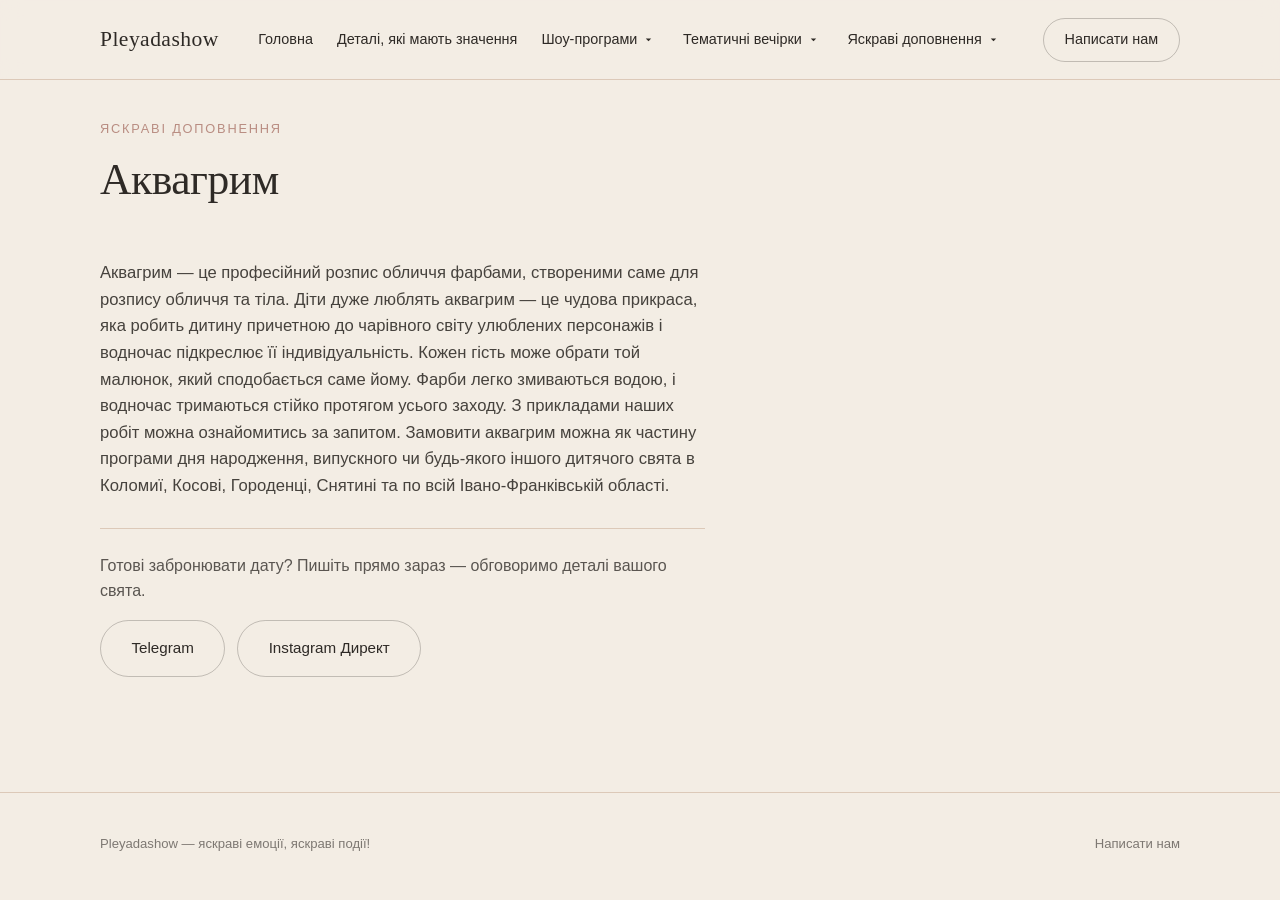
<file: akvagrym.html>
<!DOCTYPE html>
<html lang="uk">
<head>
<meta http-equiv="Content-Security-Policy" content="default-src 'self'; script-src 'self' https://www.googletagmanager.com 'sha256-g2W8qDan6WFUx4s+vovVb6ktV11liQ6JTKn077aftkg='; style-src 'self' 'unsafe-inline' https://fonts.googleapis.com; font-src 'self' https://fonts.gstatic.com; img-src 'self' data:; connect-src 'self' https://www.google-analytics.com https://*.google-analytics.com https://www.googletagmanager.com; base-uri 'self'; object-src 'none'">
<!-- Google tag (gtag.js) -->
<script async src="https://www.googletagmanager.com/gtag/js?id=G-N60QJBLRVB"></script>
<script>
  window.dataLayer = window.dataLayer || [];
  function gtag(){dataLayer.push(arguments);}
  gtag('js', new Date());
  gtag('config', 'G-N60QJBLRVB');
</script>
<meta charset="UTF-8">
<meta name="viewport" content="width=device-width, initial-scale=1">
<title>Аквагрим для дитячого свята | Pleyadashow</title>
<meta name="description" content="Аквагрим — професійний розпис обличчя фарбами для тіла, легко змивається, тримається стійко протягом свята. Замовити в Коломиї та по всій Івано-Франківській області.">
<link rel="canonical" href="https://animatory.in.ua/akvagrym.html">

<!-- Open Graph -->
<meta property="og:type" content="website">
<meta property="og:locale" content="uk_UA">
<meta property="og:site_name" content="Pleyadashow">
<meta property="og:title" content="Аквагрим для дитячого свята | Pleyadashow">
<meta property="og:description" content="Аквагрим — професійний розпис обличчя фарбами для тіла, легко змивається, тримається стійко протягом свята. Замовити в Коломиї та по всій Івано-Франківській області.">
<meta property="og:url" content="https://animatory.in.ua/akvagrym.html">
<meta property="og:image" content="https://animatory.in.ua/assets/images/og-image.jpg">
<meta property="og:image:width" content="1200">
<meta property="og:image:height" content="630">
<meta name="twitter:card" content="summary_large_image">
<meta name="twitter:title" content="Аквагрим для дитячого свята | Pleyadashow">
<meta name="twitter:description" content="Професійний розпис обличчя фарбами для тіла, легко змивається, тримається стійко протягом свята.">
<meta name="twitter:image" content="https://animatory.in.ua/assets/images/og-image.jpg">

<link rel="icon" href="favicon.ico" sizes="any">
<link rel="icon" type="image/png" sizes="32x32" href="assets/images/favicon-32.png">
<link rel="icon" type="image/png" sizes="192x192" href="assets/images/icon-192.png">
<link rel="apple-touch-icon" href="assets/images/apple-touch-icon.png">
<meta name="theme-color" content="#2E2A26">

<link rel="preconnect" href="https://fonts.googleapis.com">
<link rel="preconnect" href="https://fonts.gstatic.com" crossorigin>
<link href="https://fonts.googleapis.com/css2?family=Fraunces:ital,opsz,wght@0,9..144,400;0,9..144,500;1,9..144,500&family=Inter:wght@400;500;600&display=swap" rel="stylesheet">
<link rel="stylesheet" href="assets/css/style.css">

<script type="application/ld+json">
{
  "@context": "https://schema.org",
  "@type": "Service",
  "name": "Аквагрим",
  "description": "Аквагрим — професійний розпис обличчя фарбами, створеними спеціально для розпису обличчя та тіла. Кожен гість обирає малюнок за власним бажанням. Фарби легко змиваються водою, тримаються стійко протягом усього заходу.",
  "provider": {
    "@type": "Organization",
    "name": "Pleyadashow",
    "url": "https://animatory.in.ua/"
  },
  "areaServed": [
    {"@type": "City", "name": "Коломия"},
    {"@type": "AdministrativeArea", "name": "Івано-Франківська область"}
  ],
  "serviceType": "Доповнення до дитячого свята"
}
</script>
</head>
<body>

<header class="site-header site-header--solid">
  <div class="container">
    <a href="index.html#top" class="logo">Pleyadashow</a>
    <nav class="site-nav">
      <a href="index.html#top">Головна</a>
      <a href="experience.html">Деталі, які мають значення</a>
      <div class="nav-dropdown">
        <a href="shou-programy.html">Шоу-програми</a>
        <button type="button" class="nav-dropdown-caret" aria-expanded="false" aria-controls="nav-submenu-shows" aria-label="Розгорнути підменю «Шоу-програми»">
          <svg viewBox="0 0 24 24" aria-hidden="true"><path d="M7 10l5 5 5-5z"/></svg>
        </button>
        <div class="nav-dropdown-menu" id="nav-submenu-shows">
          <div class="nav-dropdown-menu-inner">
            <a href="paperove-shou.html">Паперове шоу</a>
            <a href="bulbashkove-shou.html">Бульбашкове шоу</a>
            <a href="vognyana-bulbashka.html">Вогняна бульбашка</a>
          </div>
        </div>
      </div>
      <div class="nav-dropdown">
        <a href="tematychni-vechirky.html">Тематичні вечірки</a>
        <button type="button" class="nav-dropdown-caret" aria-expanded="false" aria-controls="nav-submenu-parties" aria-label="Розгорнути підменю «Тематичні вечірки»">
          <svg viewBox="0 0 24 24" aria-hidden="true"><path d="M7 10l5 5 5-5z"/></svg>
        </button>
        <div class="nav-dropdown-menu" id="nav-submenu-parties">
          <div class="nav-dropdown-menu-inner">
            <a href="futbolna-vechirka.html">Футбольна вечірка</a>
            <a href="disko-pati.html">Диско-паті</a>
            <a href="veduchi-vechirok.html">Ведучі вечірок</a>
          </div>
        </div>
      </div>
      <div class="nav-dropdown">
        <a href="yaskravi-dopovnennya.html">Яскраві доповнення</a>
        <button type="button" class="nav-dropdown-caret" aria-expanded="false" aria-controls="nav-submenu-extras" aria-label="Розгорнути підменю «Яскраві доповнення»">
          <svg viewBox="0 0 24 24" aria-hidden="true"><path d="M7 10l5 5 5-5z"/></svg>
        </button>
        <div class="nav-dropdown-menu" id="nav-submenu-extras">
          <div class="nav-dropdown-menu-inner">
            <a href="kulya-syurpryz.html">Куля сюрприз</a>
            <a href="tymchasovi-tatu.html">Тимчасові тату</a>
            <a href="glitter-tatu.html">Гліттер тату</a>
            <a href="akvagrym.html">Аквагрим</a>
          </div>
        </div>
      </div>
    </nav>
    <div class="header-actions">
      <a href="index.html#contact" class="btn btn--outline header-cta">Написати нам</a>
      <button type="button" class="menu-toggle" id="menu-toggle" aria-label="Відкрити меню" aria-expanded="false" aria-controls="mobile-menu">
        <span></span><span></span><span></span>
      </button>
    </div>
  </div>
  <nav class="mobile-menu" id="mobile-menu" aria-hidden="true">
    <a href="index.html#top">Головна</a>
    <a href="experience.html">Деталі, які мають значення</a>
    <div class="mobile-menu-item">
      <div class="mobile-menu-row">
        <a href="shou-programy.html" class="mobile-menu-link">Шоу-програми</a>
        <button type="button" class="mobile-menu-caret" aria-expanded="false" aria-controls="mobile-submenu-shows" aria-label="Розгорнути підменю «Шоу-програми»">
          <span class="mobile-menu-caret-icon" aria-hidden="true">▾</span>
        </button>
      </div>
      <div class="mobile-submenu" id="mobile-submenu-shows">
        <div class="mobile-submenu-inner">
          <a href="paperove-shou.html">Паперове шоу</a>
          <a href="bulbashkove-shou.html">Бульбашкове шоу</a>
          <a href="vognyana-bulbashka.html">Вогняна бульбашка</a>
        </div>
      </div>
    </div>
    <div class="mobile-menu-item">
      <div class="mobile-menu-row">
        <a href="tematychni-vechirky.html" class="mobile-menu-link">Тематичні вечірки</a>
        <button type="button" class="mobile-menu-caret" aria-expanded="false" aria-controls="mobile-submenu-parties" aria-label="Розгорнути підменю «Тематичні вечірки»">
          <span class="mobile-menu-caret-icon" aria-hidden="true">▾</span>
        </button>
      </div>
      <div class="mobile-submenu" id="mobile-submenu-parties">
        <div class="mobile-submenu-inner">
          <a href="futbolna-vechirka.html">Футбольна вечірка</a>
          <a href="disko-pati.html">Диско-паті</a>
          <a href="veduchi-vechirok.html">Ведучі вечірок</a>
        </div>
      </div>
    </div>
    <div class="mobile-menu-item">
      <div class="mobile-menu-row">
        <a href="yaskravi-dopovnennya.html" class="mobile-menu-link">Яскраві доповнення</a>
        <button type="button" class="mobile-menu-caret" aria-expanded="false" aria-controls="mobile-submenu-extras" aria-label="Розгорнути підменю «Яскраві доповнення»">
          <span class="mobile-menu-caret-icon" aria-hidden="true">▾</span>
        </button>
      </div>
      <div class="mobile-submenu" id="mobile-submenu-extras">
        <div class="mobile-submenu-inner">
          <a href="kulya-syurpryz.html">Куля сюрприз</a>
          <a href="tymchasovi-tatu.html">Тимчасові тату</a>
          <a href="glitter-tatu.html">Гліттер тату</a>
          <a href="akvagrym.html">Аквагрим</a>
        </div>
      </div>
    </div>
  </nav>
</header>
<div class="mobile-menu-backdrop" id="mobile-menu-backdrop"></div>

<main id="top">

  <!-- ============================= FACE PAINTING ============================= -->
  <section class="section">
    <div class="container">
      <div class="section-head" data-reveal>
        <p class="eyebrow"><a href="yaskravi-dopovnennya.html">Яскраві доповнення</a></p>
        <h1 class="section-title">Аквагрим</h1>
      </div>
      <div class="paper-show-body">
        <p class="paper-show-text" data-reveal>Аквагрим — це професійний розпис обличчя фарбами, створеними саме для розпису обличчя та тіла. Діти дуже люблять аквагрим — це чудова прикраса, яка робить дитину причетною до чарівного світу улюблених персонажів і водночас підкреслює її індивідуальність. Кожен гість може обрати той малюнок, який сподобається саме йому. Фарби легко змиваються водою, і водночас тримаються стійко протягом усього заходу. З прикладами наших робіт можна ознайомитись за запитом. Замовити аквагрим можна як частину програми дня народження, випускного чи будь-якого іншого дитячого свята в Коломиї, Косові, Городенці, Снятині та по всій Івано-Франківській області.</p>
      </div>

      <div class="paper-show-body">
        <div class="article-cta" data-reveal>
          <p>Готові забронювати дату? Пишіть прямо зараз — обговоримо деталі вашого свята.</p>
          <div class="article-cta-links">
            <a href="https://t.me/Fetyushka" target="_blank" rel="noopener" class="btn btn--outline">Telegram</a>
            <a href="https://ig.me/m/pleyadashow" target="_blank" rel="noopener" class="btn btn--outline">Instagram Директ</a>
          </div>
        </div>
      </div>
    </div>
  </section>

</main>

<footer class="site-footer">
  <div class="container">
    <span>Pleyadashow — яскраві емоції, яскраві події!</span>
    <a href="index.html#contact">Написати нам</a>
  </div>
</footer>

<a href="#top" class="back-to-top" aria-label="Повернутись угору сторінки">↑</a>

<script src="assets/js/main.js"></script>
</body>
</html>
</file>
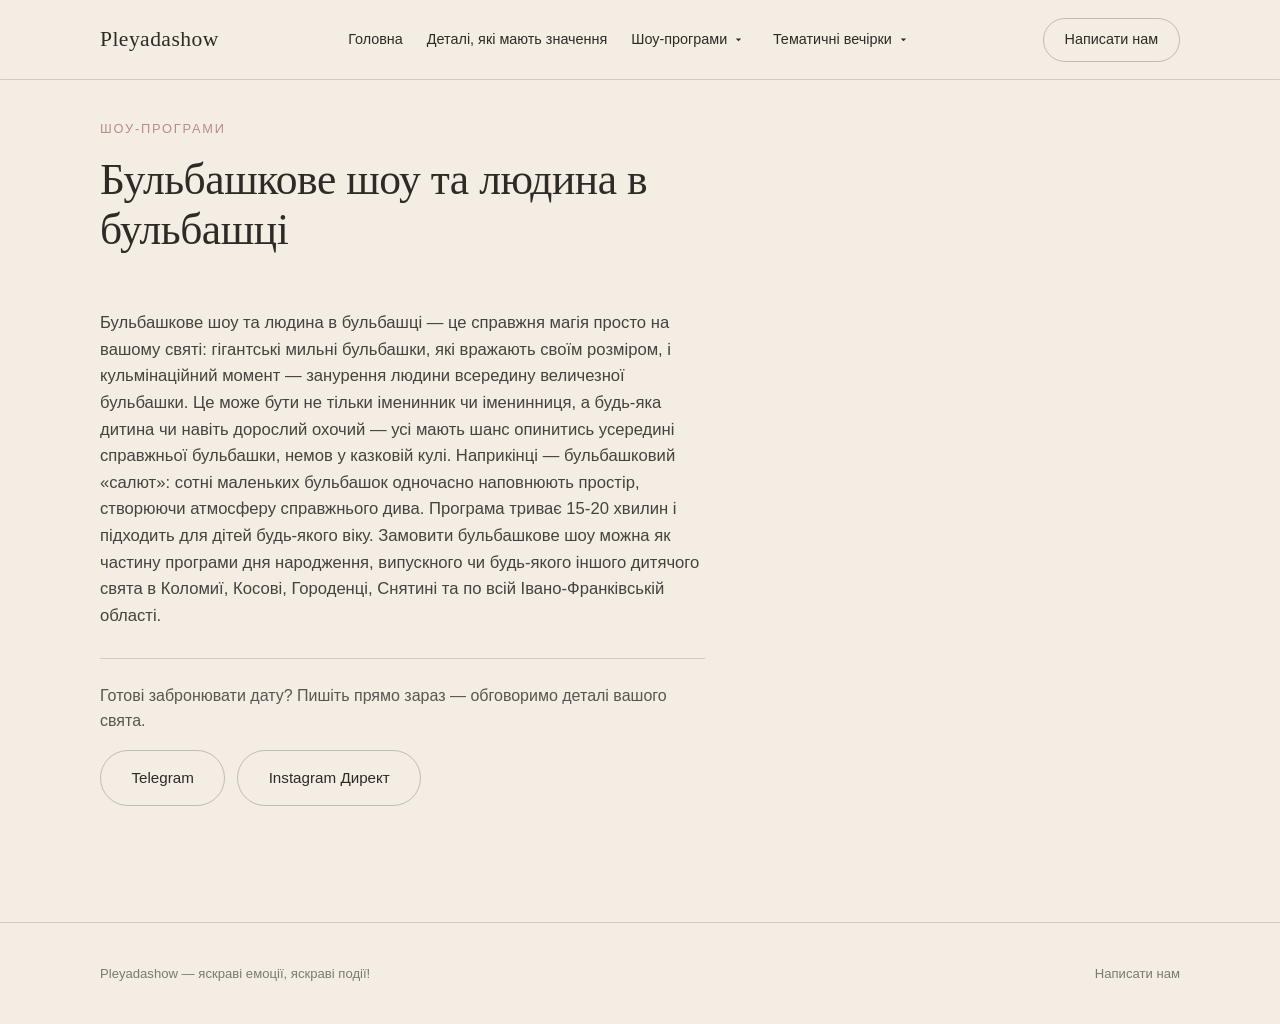
<file: bulbashkove-shou.html>
<!DOCTYPE html>
<html lang="uk">
<head>
<meta http-equiv="Content-Security-Policy" content="default-src 'self'; script-src 'self' https://www.googletagmanager.com 'sha256-g2W8qDan6WFUx4s+vovVb6ktV11liQ6JTKn077aftkg='; style-src 'self' 'unsafe-inline' https://fonts.googleapis.com; font-src 'self' https://fonts.gstatic.com; img-src 'self' data:; connect-src 'self' https://www.google-analytics.com https://*.google-analytics.com https://www.googletagmanager.com; base-uri 'self'; object-src 'none'">
<!-- Google tag (gtag.js) -->
<script async src="https://www.googletagmanager.com/gtag/js?id=G-N60QJBLRVB"></script>
<script>
  window.dataLayer = window.dataLayer || [];
  function gtag(){dataLayer.push(arguments);}
  gtag('js', new Date());
  gtag('config', 'G-N60QJBLRVB');
</script>
<meta charset="UTF-8">
<meta name="viewport" content="width=device-width, initial-scale=1">
<title>Бульбашкове шоу та людина в бульбашці | Pleyadashow</title>
<meta name="description" content="Бульбашкове шоу та людина в бульбашці — гігантські мильні бульбашки та занурення дитини всередину бульбашки. Замовити в Коломиї та по всій Івано-Франківській області.">
<link rel="canonical" href="https://animatory.in.ua/bulbashkove-shou.html">

<!-- Open Graph -->
<meta property="og:type" content="website">
<meta property="og:locale" content="uk_UA">
<meta property="og:site_name" content="Pleyadashow">
<meta property="og:title" content="Бульбашкове шоу та людина в бульбашці | Pleyadashow">
<meta property="og:description" content="Бульбашкове шоу та людина в бульбашці — гігантські мильні бульбашки та занурення дитини всередину бульбашки. Замовити в Коломиї та по всій Івано-Франківській області.">
<meta property="og:url" content="https://animatory.in.ua/bulbashkove-shou.html">
<meta property="og:image" content="https://animatory.in.ua/assets/images/og-image.jpg">
<meta property="og:image:width" content="1200">
<meta property="og:image:height" content="630">
<meta name="twitter:card" content="summary_large_image">
<meta name="twitter:title" content="Бульбашкове шоу та людина в бульбашці | Pleyadashow">
<meta name="twitter:description" content="Гігантські мильні бульбашки та занурення дитини всередину величезної бульбашки.">
<meta name="twitter:image" content="https://animatory.in.ua/assets/images/og-image.jpg">

<link rel="icon" href="favicon.ico" sizes="any">
<link rel="icon" type="image/png" sizes="32x32" href="assets/images/favicon-32.png">
<link rel="icon" type="image/png" sizes="192x192" href="assets/images/icon-192.png">
<link rel="apple-touch-icon" href="assets/images/apple-touch-icon.png">
<meta name="theme-color" content="#2E2A26">

<link rel="preconnect" href="https://fonts.googleapis.com">
<link rel="preconnect" href="https://fonts.gstatic.com" crossorigin>
<link href="https://fonts.googleapis.com/css2?family=Fraunces:ital,opsz,wght@0,9..144,400;0,9..144,500;1,9..144,500&family=Inter:wght@400;500;600&display=swap" rel="stylesheet">
<link rel="stylesheet" href="assets/css/style.css">

<script type="application/ld+json">
{
  "@context": "https://schema.org",
  "@type": "Service",
  "name": "Бульбашкове шоу та людина в бульбашці",
  "description": "Бульбашкове шоу та людина в бульбашці — гігантські мильні бульбашки та кульмінаційне занурення гостя свята всередину величезної бульбашки, з фінальним бульбашковим «салютом». Триває 15-20 хвилин, підходить для дітей будь-якого віку.",
  "provider": {
    "@type": "Organization",
    "name": "Pleyadashow",
    "url": "https://animatory.in.ua/"
  },
  "areaServed": [
    {"@type": "City", "name": "Коломия"},
    {"@type": "AdministrativeArea", "name": "Івано-Франківська область"}
  ],
  "serviceType": "Шоу-програма для дитячого свята"
}
</script>
</head>
<body>

<header class="site-header site-header--solid">
  <div class="container">
    <a href="index.html#top" class="logo">Pleyadashow</a>
    <nav class="site-nav">
      <a href="index.html#top">Головна</a>
      <a href="experience.html">Деталі, які мають значення</a>
      <div class="nav-dropdown">
        <a href="shou-programy.html">Шоу-програми</a>
        <button type="button" class="nav-dropdown-caret" aria-expanded="false" aria-controls="nav-submenu-shows" aria-label="Розгорнути підменю «Шоу-програми»">
          <svg viewBox="0 0 24 24" aria-hidden="true"><path d="M7 10l5 5 5-5z"/></svg>
        </button>
        <div class="nav-dropdown-menu" id="nav-submenu-shows">
          <div class="nav-dropdown-menu-inner">
            <a href="paperove-shou.html">Паперове шоу</a>
            <a href="bulbashkove-shou.html">Бульбашкове шоу</a>
            <a href="vognyana-bulbashka.html">Вогняна бульбашка</a>
          </div>
        </div>
      </div>
      <div class="nav-dropdown">
        <a href="tematychni-vechirky.html">Тематичні вечірки</a>
        <button type="button" class="nav-dropdown-caret" aria-expanded="false" aria-controls="nav-submenu-parties" aria-label="Розгорнути підменю «Тематичні вечірки»">
          <svg viewBox="0 0 24 24" aria-hidden="true"><path d="M7 10l5 5 5-5z"/></svg>
        </button>
        <div class="nav-dropdown-menu" id="nav-submenu-parties">
          <div class="nav-dropdown-menu-inner">
            <a href="futbolna-vechirka.html">Футбольна вечірка</a>
            <a href="disko-pati.html">Диско-паті</a>
            <a href="veduchi-vechirok.html">Ведучі вечірок</a>
          </div>
        </div>
      </div>
    </nav>
    <div class="header-actions">
      <a href="index.html#contact" class="btn btn--outline header-cta">Написати нам</a>
      <button type="button" class="menu-toggle" id="menu-toggle" aria-label="Відкрити меню" aria-expanded="false" aria-controls="mobile-menu">
        <span></span><span></span><span></span>
      </button>
    </div>
  </div>
  <nav class="mobile-menu" id="mobile-menu" aria-hidden="true">
    <a href="index.html#top">Головна</a>
    <a href="experience.html">Деталі, які мають значення</a>
    <div class="mobile-menu-item">
      <div class="mobile-menu-row">
        <a href="shou-programy.html" class="mobile-menu-link">Шоу-програми</a>
        <button type="button" class="mobile-menu-caret" aria-expanded="false" aria-controls="mobile-submenu-shows" aria-label="Розгорнути підменю «Шоу-програми»">
          <span class="mobile-menu-caret-icon" aria-hidden="true">▾</span>
        </button>
      </div>
      <div class="mobile-submenu" id="mobile-submenu-shows">
        <div class="mobile-submenu-inner">
          <a href="paperove-shou.html">Паперове шоу</a>
          <a href="bulbashkove-shou.html">Бульбашкове шоу</a>
          <a href="vognyana-bulbashka.html">Вогняна бульбашка</a>
        </div>
      </div>
    </div>
    <div class="mobile-menu-item">
      <div class="mobile-menu-row">
        <a href="tematychni-vechirky.html" class="mobile-menu-link">Тематичні вечірки</a>
        <button type="button" class="mobile-menu-caret" aria-expanded="false" aria-controls="mobile-submenu-parties" aria-label="Розгорнути підменю «Тематичні вечірки»">
          <span class="mobile-menu-caret-icon" aria-hidden="true">▾</span>
        </button>
      </div>
      <div class="mobile-submenu" id="mobile-submenu-parties">
        <div class="mobile-submenu-inner">
          <a href="futbolna-vechirka.html">Футбольна вечірка</a>
          <a href="disko-pati.html">Диско-паті</a>
          <a href="veduchi-vechirok.html">Ведучі вечірок</a>
        </div>
      </div>
    </div>
  </nav>
</header>
<div class="mobile-menu-backdrop" id="mobile-menu-backdrop"></div>

<main id="top">

  <!-- ============================= BUBBLE SHOW ============================= -->
  <section class="section">
    <div class="container">
      <div class="section-head" data-reveal>
        <p class="eyebrow"><a href="shou-programy.html">Шоу-програми</a></p>
        <h1 class="section-title">Бульбашкове шоу та людина в бульбашці</h1>
      </div>
      <div class="paper-show-body">
        <p class="paper-show-text" data-reveal>Бульбашкове шоу та людина в бульбашці — це справжня магія просто на вашому святі: гігантські мильні бульбашки, які вражають своїм розміром, і кульмінаційний момент — занурення людини всередину величезної бульбашки. Це може бути не тільки іменинник чи іменинниця, а будь-яка дитина чи навіть дорослий охочий — усі мають шанс опинитись усередині справжньої бульбашки, немов у казковій кулі. Наприкінці — бульбашковий «салют»: сотні маленьких бульбашок одночасно наповнюють простір, створюючи атмосферу справжнього дива. Програма триває 15-20 хвилин і підходить для дітей будь-якого віку. Замовити бульбашкове шоу можна як частину програми дня народження, випускного чи будь-якого іншого дитячого свята в Коломиї, Косові, Городенці, Снятині та по всій Івано-Франківській області.</p>
      </div>

      <div class="paper-show-body">
        <div class="article-cta" data-reveal>
          <p>Готові забронювати дату? Пишіть прямо зараз — обговоримо деталі вашого свята.</p>
          <div class="article-cta-links">
            <a href="https://t.me/Fetyushka" target="_blank" rel="noopener" class="btn btn--outline">Telegram</a>
            <a href="https://ig.me/m/pleyadashow" target="_blank" rel="noopener" class="btn btn--outline">Instagram Директ</a>
          </div>
        </div>
      </div>
    </div>
  </section>

</main>

<footer class="site-footer">
  <div class="container">
    <span>Pleyadashow — яскраві емоції, яскраві події!</span>
    <a href="index.html#contact">Написати нам</a>
  </div>
</footer>

<a href="#top" class="back-to-top" aria-label="Повернутись угору сторінки">↑</a>

<script src="assets/js/main.js"></script>
</body>
</html>
</file>
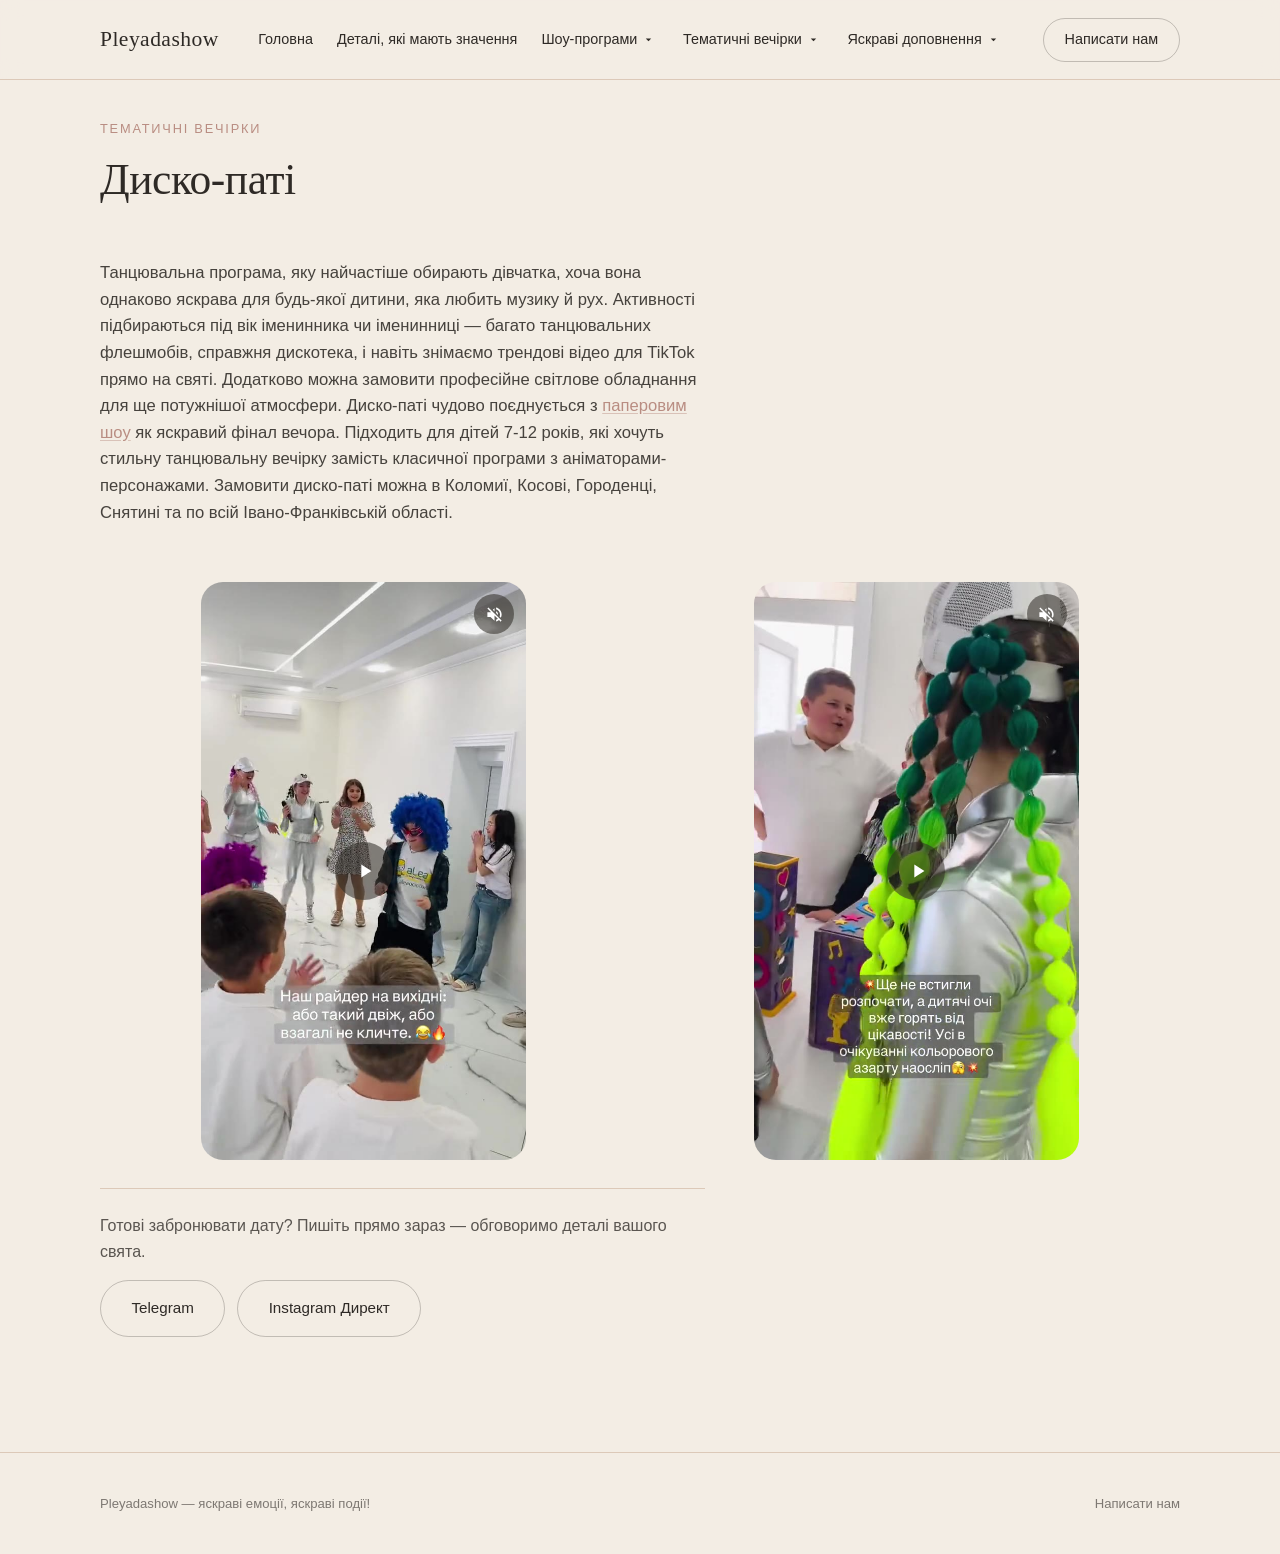
<file: disko-pati.html>
<!DOCTYPE html>
<html lang="uk">
<head>
<meta http-equiv="Content-Security-Policy" content="default-src 'self'; script-src 'self' https://www.googletagmanager.com 'sha256-g2W8qDan6WFUx4s+vovVb6ktV11liQ6JTKn077aftkg='; style-src 'self' 'unsafe-inline' https://fonts.googleapis.com; font-src 'self' https://fonts.gstatic.com; img-src 'self' data:; connect-src 'self' https://www.google-analytics.com https://*.google-analytics.com https://www.googletagmanager.com; base-uri 'self'; object-src 'none'">
<!-- Google tag (gtag.js) -->
<script async src="https://www.googletagmanager.com/gtag/js?id=G-N60QJBLRVB"></script>
<script>
  window.dataLayer = window.dataLayer || [];
  function gtag(){dataLayer.push(arguments);}
  gtag('js', new Date());
  gtag('config', 'G-N60QJBLRVB');
</script>
<meta charset="UTF-8">
<meta name="viewport" content="width=device-width, initial-scale=1">
<title>Диско-паті для дітей | Pleyadashow</title>
<meta name="description" content="Диско-паті — танцювальна вечірка з флешмобами, справжньою дискотекою та зйомкою трендових відео для TikTok. Для дітей 7-12 років. Замовити в Коломиї та по всій Івано-Франківській області.">
<link rel="canonical" href="https://animatory.in.ua/disko-pati.html">

<!-- Open Graph -->
<meta property="og:type" content="website">
<meta property="og:locale" content="uk_UA">
<meta property="og:site_name" content="Pleyadashow">
<meta property="og:title" content="Диско-паті для дітей | Pleyadashow">
<meta property="og:description" content="Диско-паті — танцювальна вечірка з флешмобами, справжньою дискотекою та зйомкою трендових відео для TikTok. Для дітей 7-12 років. Замовити в Коломиї та по всій Івано-Франківській області.">
<meta property="og:url" content="https://animatory.in.ua/disko-pati.html">
<meta property="og:image" content="https://animatory.in.ua/assets/images/og-image.jpg">
<meta property="og:image:width" content="1200">
<meta property="og:image:height" content="630">
<meta name="twitter:card" content="summary_large_image">
<meta name="twitter:title" content="Диско-паті для дітей | Pleyadashow">
<meta name="twitter:description" content="Танцювальна вечірка з флешмобами, справжньою дискотекою та зйомкою трендових відео для TikTok.">
<meta name="twitter:image" content="https://animatory.in.ua/assets/images/og-image.jpg">

<link rel="icon" href="favicon.ico" sizes="any">
<link rel="icon" type="image/png" sizes="32x32" href="assets/images/favicon-32.png">
<link rel="icon" type="image/png" sizes="192x192" href="assets/images/icon-192.png">
<link rel="apple-touch-icon" href="assets/images/apple-touch-icon.png">
<meta name="theme-color" content="#2E2A26">

<link rel="preconnect" href="https://fonts.googleapis.com">
<link rel="preconnect" href="https://fonts.gstatic.com" crossorigin>
<link href="https://fonts.googleapis.com/css2?family=Fraunces:ital,opsz,wght@0,9..144,400;0,9..144,500;1,9..144,500&family=Inter:wght@400;500;600&display=swap" rel="stylesheet">
<link rel="stylesheet" href="assets/css/style.css">

<script type="application/ld+json">
{
  "@context": "https://schema.org",
  "@type": "Service",
  "name": "Диско-паті",
  "description": "Диско-паті — танцювальна програма з активностями під вік іменинника: танцювальні флешмоби, справжня дискотека, зйомка трендових відео для TikTok, за бажанням — професійне світлове обладнання. Для дітей 7-12 років і старше.",
  "provider": {
    "@type": "Organization",
    "name": "Pleyadashow",
    "url": "https://animatory.in.ua/"
  },
  "areaServed": [
    {"@type": "City", "name": "Коломия"},
    {"@type": "AdministrativeArea", "name": "Івано-Франківська область"}
  ],
  "serviceType": "Тематична вечірка для дітей"
}
</script>
</head>
<body>

<header class="site-header site-header--solid">
  <div class="container">
    <a href="index.html#top" class="logo">Pleyadashow</a>
    <nav class="site-nav">
      <a href="index.html#top">Головна</a>
      <a href="experience.html">Деталі, які мають значення</a>
      <div class="nav-dropdown">
        <a href="shou-programy.html">Шоу-програми</a>
        <button type="button" class="nav-dropdown-caret" aria-expanded="false" aria-controls="nav-submenu-shows" aria-label="Розгорнути підменю «Шоу-програми»">
          <svg viewBox="0 0 24 24" aria-hidden="true"><path d="M7 10l5 5 5-5z"/></svg>
        </button>
        <div class="nav-dropdown-menu" id="nav-submenu-shows">
          <div class="nav-dropdown-menu-inner">
            <a href="paperove-shou.html">Паперове шоу</a>
            <a href="bulbashkove-shou.html">Бульбашкове шоу</a>
            <a href="vognyana-bulbashka.html">Вогняна бульбашка</a>
          </div>
        </div>
      </div>
      <div class="nav-dropdown">
        <a href="tematychni-vechirky.html">Тематичні вечірки</a>
        <button type="button" class="nav-dropdown-caret" aria-expanded="false" aria-controls="nav-submenu-parties" aria-label="Розгорнути підменю «Тематичні вечірки»">
          <svg viewBox="0 0 24 24" aria-hidden="true"><path d="M7 10l5 5 5-5z"/></svg>
        </button>
        <div class="nav-dropdown-menu" id="nav-submenu-parties">
          <div class="nav-dropdown-menu-inner">
            <a href="futbolna-vechirka.html">Футбольна вечірка</a>
            <a href="disko-pati.html">Диско-паті</a>
            <a href="veduchi-vechirok.html">Ведучі вечірок</a>
          </div>
        </div>
      </div>
      <div class="nav-dropdown">
        <a href="yaskravi-dopovnennya.html">Яскраві доповнення</a>
        <button type="button" class="nav-dropdown-caret" aria-expanded="false" aria-controls="nav-submenu-extras" aria-label="Розгорнути підменю «Яскраві доповнення»">
          <svg viewBox="0 0 24 24" aria-hidden="true"><path d="M7 10l5 5 5-5z"/></svg>
        </button>
        <div class="nav-dropdown-menu" id="nav-submenu-extras">
          <div class="nav-dropdown-menu-inner">
            <a href="kulya-syurpryz.html">Куля сюрприз</a>
            <a href="tymchasovi-tatu.html">Тимчасові тату</a>
            <a href="glitter-tatu.html">Гліттер тату</a>
            <a href="akvagrym.html">Аквагрим</a>
          </div>
        </div>
      </div>
    </nav>
    <div class="header-actions">
      <a href="index.html#contact" class="btn btn--outline header-cta">Написати нам</a>
      <button type="button" class="menu-toggle" id="menu-toggle" aria-label="Відкрити меню" aria-expanded="false" aria-controls="mobile-menu">
        <span></span><span></span><span></span>
      </button>
    </div>
  </div>
  <nav class="mobile-menu" id="mobile-menu" aria-hidden="true">
    <a href="index.html#top">Головна</a>
    <a href="experience.html">Деталі, які мають значення</a>
    <div class="mobile-menu-item">
      <div class="mobile-menu-row">
        <a href="shou-programy.html" class="mobile-menu-link">Шоу-програми</a>
        <button type="button" class="mobile-menu-caret" aria-expanded="false" aria-controls="mobile-submenu-shows" aria-label="Розгорнути підменю «Шоу-програми»">
          <span class="mobile-menu-caret-icon" aria-hidden="true">▾</span>
        </button>
      </div>
      <div class="mobile-submenu" id="mobile-submenu-shows">
        <div class="mobile-submenu-inner">
          <a href="paperove-shou.html">Паперове шоу</a>
          <a href="bulbashkove-shou.html">Бульбашкове шоу</a>
          <a href="vognyana-bulbashka.html">Вогняна бульбашка</a>
        </div>
      </div>
    </div>
    <div class="mobile-menu-item">
      <div class="mobile-menu-row">
        <a href="tematychni-vechirky.html" class="mobile-menu-link">Тематичні вечірки</a>
        <button type="button" class="mobile-menu-caret" aria-expanded="false" aria-controls="mobile-submenu-parties" aria-label="Розгорнути підменю «Тематичні вечірки»">
          <span class="mobile-menu-caret-icon" aria-hidden="true">▾</span>
        </button>
      </div>
      <div class="mobile-submenu" id="mobile-submenu-parties">
        <div class="mobile-submenu-inner">
          <a href="futbolna-vechirka.html">Футбольна вечірка</a>
          <a href="disko-pati.html">Диско-паті</a>
          <a href="veduchi-vechirok.html">Ведучі вечірок</a>
        </div>
      </div>
    </div>
    <div class="mobile-menu-item">
      <div class="mobile-menu-row">
        <a href="yaskravi-dopovnennya.html" class="mobile-menu-link">Яскраві доповнення</a>
        <button type="button" class="mobile-menu-caret" aria-expanded="false" aria-controls="mobile-submenu-extras" aria-label="Розгорнути підменю «Яскраві доповнення»">
          <span class="mobile-menu-caret-icon" aria-hidden="true">▾</span>
        </button>
      </div>
      <div class="mobile-submenu" id="mobile-submenu-extras">
        <div class="mobile-submenu-inner">
          <a href="kulya-syurpryz.html">Куля сюрприз</a>
          <a href="tymchasovi-tatu.html">Тимчасові тату</a>
          <a href="glitter-tatu.html">Гліттер тату</a>
          <a href="akvagrym.html">Аквагрим</a>
        </div>
      </div>
    </div>
  </nav>
</header>
<div class="mobile-menu-backdrop" id="mobile-menu-backdrop"></div>

<main id="top">

  <!-- ============================= DISCO PARTY ============================= -->
  <section class="section">
    <div class="container">
      <div class="section-head" data-reveal>
        <p class="eyebrow"><a href="tematychni-vechirky.html">Тематичні вечірки</a></p>
        <h1 class="section-title">Диско-паті</h1>
      </div>
      <div class="paper-show-body">
        <p class="paper-show-text" data-reveal>Танцювальна програма, яку найчастіше обирають дівчатка, хоча вона однаково яскрава для будь-якої дитини, яка любить музику й рух. Активності підбираються під вік іменинника чи іменинниці — багато танцювальних флешмобів, справжня дискотека, і навіть знімаємо трендові відео для TikTok прямо на святі. Додатково можна замовити професійне світлове обладнання для ще потужнішої атмосфери. Диско-паті чудово поєднується з <a href="paperove-shou.html">паперовим шоу</a> як яскравий фінал вечора. Підходить для дітей 7-12 років, які хочуть стильну танцювальну вечірку замість класичної програми з аніматорами-персонажами. Замовити диско-паті можна в Коломиї, Косові, Городенці, Снятині та по всій Івано-Франківській області.</p>
      </div>

      <div class="video-preview-grid" data-reveal>
        <div class="video-preview" data-index="1">
          <video preload="none" muted playsinline poster="assets/images/disko-pati/disko-pati-01.jpg">
            <source src="assets/videos/discoparty/disko-pati-01.mp4" type="video/mp4">
          </video>
          <button type="button" class="video-play-btn" aria-label="Відтворити відео">
            <svg viewBox="0 0 24 24" aria-hidden="true"><path d="M8 5v14l11-7z"/></svg>
          </button>
          <button type="button" class="video-unmute-btn" aria-pressed="false" aria-label="Увімкнути звук">
            <svg class="icon-muted" viewBox="0 0 24 24" aria-hidden="true"><path d="M16.5 12c0-1.77-1.02-3.29-2.5-4.03v2.21l2.45 2.45c.03-.2.05-.41.05-.63zm2.5 0c0 .94-.2 1.82-.54 2.64l1.51 1.51C20.63 14.91 21 13.5 21 12c0-4.28-2.99-7.86-7-8.77v2.06c2.89.86 5 3.54 5 6.71zM4.27 3L3 4.27 7.73 9H3v6h4l5 5v-6.73l4.25 4.25c-.67.52-1.42.93-2.25 1.18v2.06a8.99 8.99 0 003.69-1.81L19.73 21 21 19.73l-9-9L4.27 3zM12 4L9.91 6.09 12 8.18V4z"/></svg>
            <svg class="icon-unmuted" viewBox="0 0 24 24" aria-hidden="true"><path d="M3 9v6h4l5 5V4L7 9H3zm13.5 3c0-1.77-1.02-3.29-2.5-4.03v8.05c1.48-.73 2.5-2.25 2.5-4.02zM14 3.23v2.06c2.89.86 5 3.54 5 6.71s-2.11 5.85-5 6.71v2.06c4.01-.91 7-4.49 7-8.77s-2.99-7.86-7-8.77z"/></svg>
          </button>
        </div>
        <div class="video-preview" data-index="2">
          <video preload="none" muted playsinline poster="assets/images/disko-pati/disko-pati-02.jpg">
            <source src="assets/videos/discoparty/disko-pati-02.mp4" type="video/mp4">
          </video>
          <button type="button" class="video-play-btn" aria-label="Відтворити відео">
            <svg viewBox="0 0 24 24" aria-hidden="true"><path d="M8 5v14l11-7z"/></svg>
          </button>
          <button type="button" class="video-unmute-btn" aria-pressed="false" aria-label="Увімкнути звук">
            <svg class="icon-muted" viewBox="0 0 24 24" aria-hidden="true"><path d="M16.5 12c0-1.77-1.02-3.29-2.5-4.03v2.21l2.45 2.45c.03-.2.05-.41.05-.63zm2.5 0c0 .94-.2 1.82-.54 2.64l1.51 1.51C20.63 14.91 21 13.5 21 12c0-4.28-2.99-7.86-7-8.77v2.06c2.89.86 5 3.54 5 6.71zM4.27 3L3 4.27 7.73 9H3v6h4l5 5v-6.73l4.25 4.25c-.67.52-1.42.93-2.25 1.18v2.06a8.99 8.99 0 003.69-1.81L19.73 21 21 19.73l-9-9L4.27 3zM12 4L9.91 6.09 12 8.18V4z"/></svg>
            <svg class="icon-unmuted" viewBox="0 0 24 24" aria-hidden="true"><path d="M3 9v6h4l5 5V4L7 9H3zm13.5 3c0-1.77-1.02-3.29-2.5-4.03v8.05c1.48-.73 2.5-2.25 2.5-4.02zM14 3.23v2.06c2.89.86 5 3.54 5 6.71s-2.11 5.85-5 6.71v2.06c4.01-.91 7-4.49 7-8.77s-2.99-7.86-7-8.77z"/></svg>
          </button>
        </div>
      </div>

      <div class="paper-show-body">
        <div class="article-cta" data-reveal>
          <p>Готові забронювати дату? Пишіть прямо зараз — обговоримо деталі вашого свята.</p>
          <div class="article-cta-links">
            <a href="https://t.me/Fetyushka" target="_blank" rel="noopener" class="btn btn--outline">Telegram</a>
            <a href="https://ig.me/m/pleyadashow" target="_blank" rel="noopener" class="btn btn--outline">Instagram Директ</a>
          </div>
        </div>
      </div>
    </div>
  </section>

</main>

<footer class="site-footer">
  <div class="container">
    <span>Pleyadashow — яскраві емоції, яскраві події!</span>
    <a href="index.html#contact">Написати нам</a>
  </div>
</footer>

<a href="#top" class="back-to-top" aria-label="Повернутись угору сторінки">↑</a>

<script src="assets/js/main.js"></script>
</body>
</html>
</file>
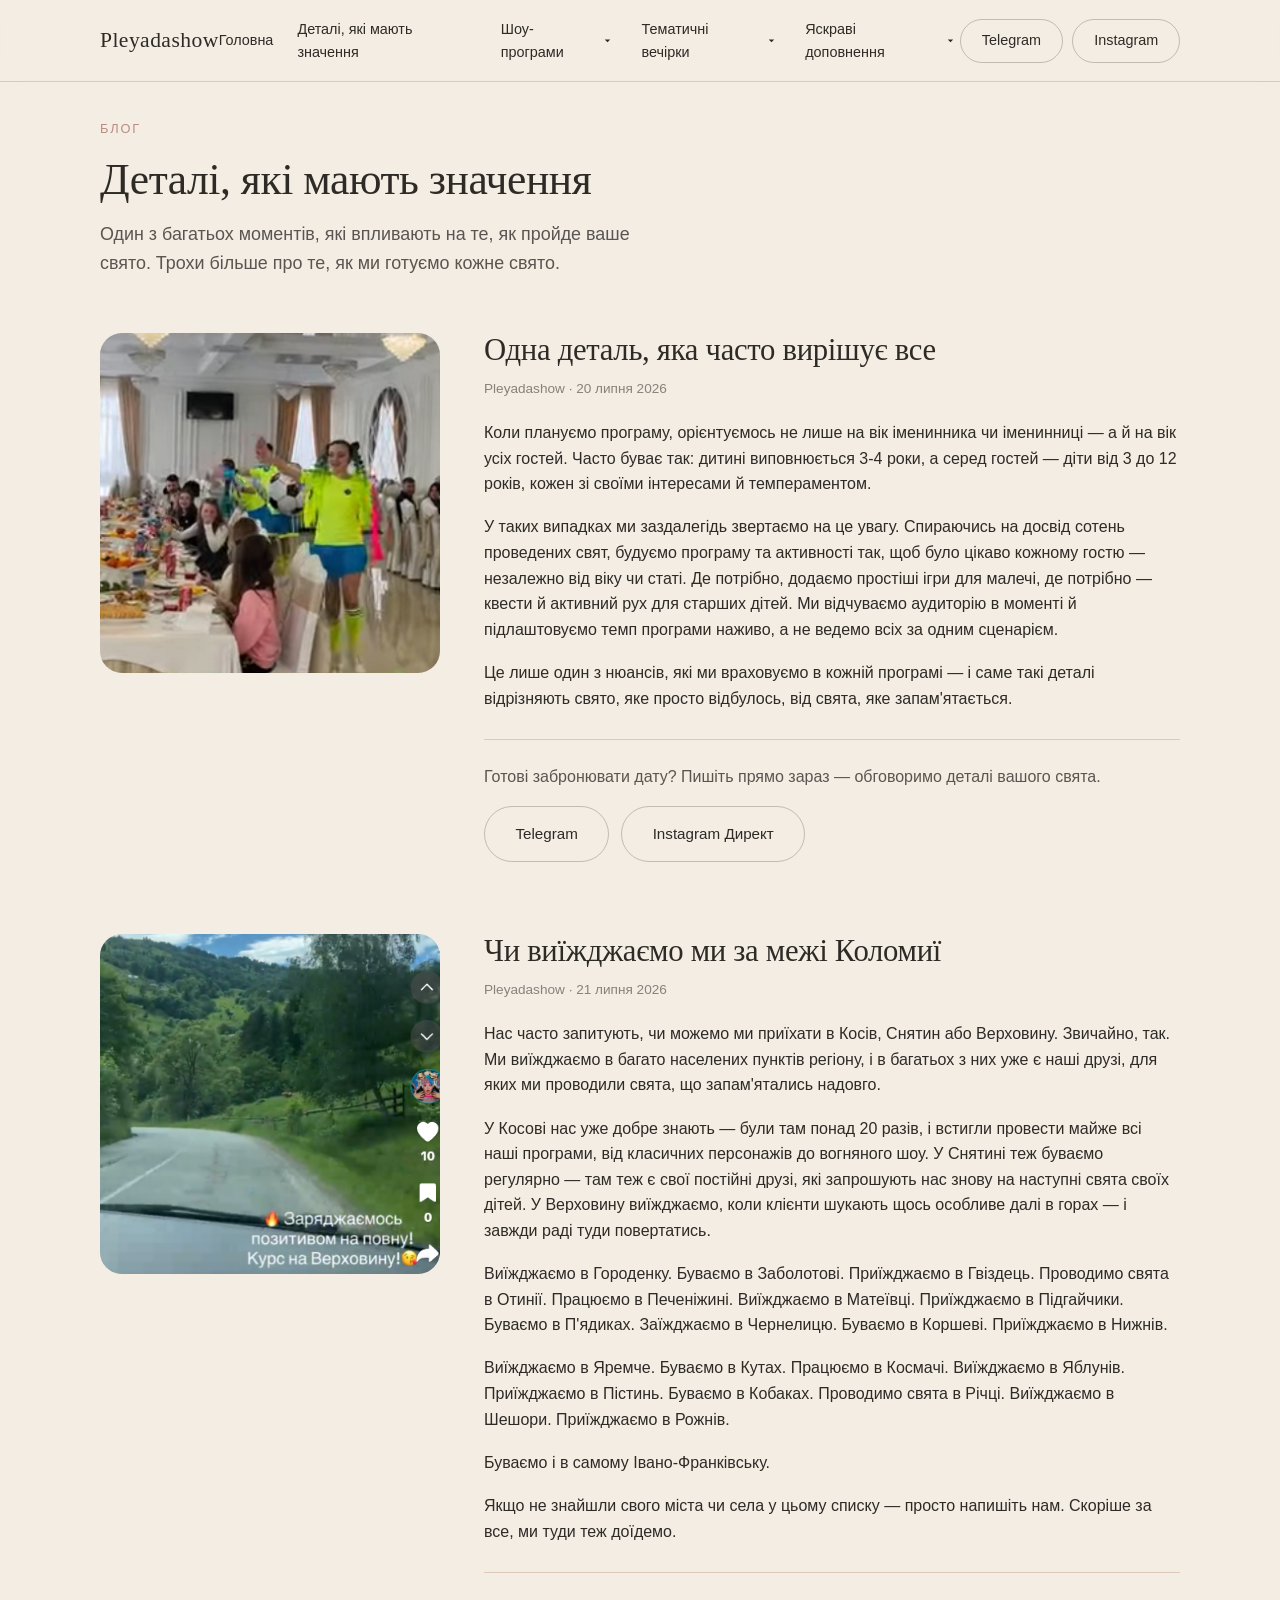
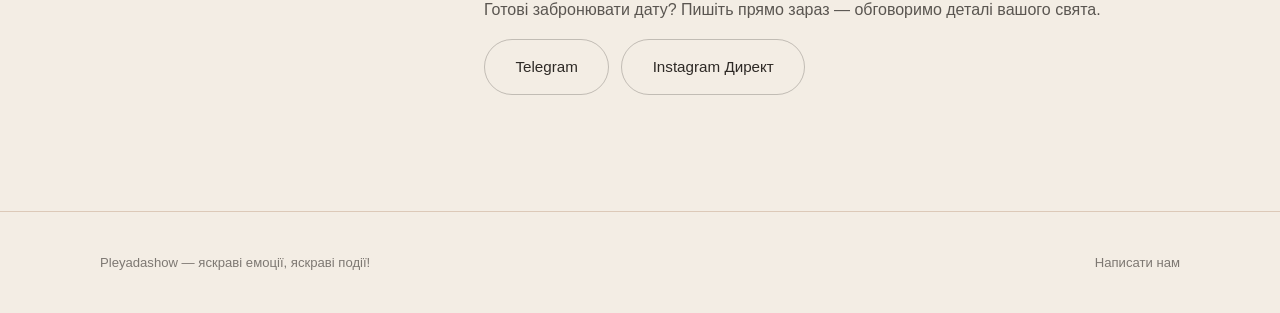
<file: experience.html>
<!DOCTYPE html>
<html lang="uk">
<head>
<meta http-equiv="Content-Security-Policy" content="default-src 'self'; script-src 'self' https://www.googletagmanager.com 'sha256-g2W8qDan6WFUx4s+vovVb6ktV11liQ6JTKn077aftkg='; style-src 'self' 'unsafe-inline' https://fonts.googleapis.com; font-src 'self' https://fonts.gstatic.com; img-src 'self' data:; connect-src 'self' https://www.google-analytics.com https://*.google-analytics.com https://www.googletagmanager.com; base-uri 'self'; object-src 'none'">
<!-- Google tag (gtag.js) -->
<script async src="https://www.googletagmanager.com/gtag/js?id=G-N60QJBLRVB"></script>
<script>
  window.dataLayer = window.dataLayer || [];
  function gtag(){dataLayer.push(arguments);}
  gtag('js', new Date());
  gtag('config', 'G-N60QJBLRVB');
</script>
<meta charset="UTF-8">
<meta name="viewport" content="width=device-width, initial-scale=1">
<title>Деталі, які мають значення — Pleyadashow</title>
<meta name="description" content="Деталі, які мають значення — досвід команди Pleyadashow з підготовки дитячих свят. Один з багатьох моментів, які впливають на те, як пройде ваше свято.">
<link rel="canonical" href="https://animatory.in.ua/experience.html">

<!-- Open Graph -->
<meta property="og:type" content="website">
<meta property="og:locale" content="uk_UA">
<meta property="og:site_name" content="Pleyadashow">
<meta property="og:title" content="Деталі, які мають значення — Pleyadashow">
<meta property="og:description" content="Деталі, які мають значення — досвід команди Pleyadashow з підготовки дитячих свят. Один з багатьох моментів, які впливають на те, як пройде ваше свято.">
<meta property="og:url" content="https://animatory.in.ua/experience.html">
<meta property="og:image" content="https://animatory.in.ua/assets/images/experience/age-adaptation.png">
<meta name="twitter:card" content="summary_large_image">
<meta name="twitter:title" content="Деталі, які мають значення — Pleyadashow">
<meta name="twitter:description" content="Досвід команди Pleyadashow з підготовки дитячих свят.">
<meta name="twitter:image" content="https://animatory.in.ua/assets/images/experience/age-adaptation.png">

<link rel="icon" href="favicon.ico" sizes="any">
<link rel="icon" type="image/png" sizes="32x32" href="assets/images/favicon-32.png">
<link rel="icon" type="image/png" sizes="192x192" href="assets/images/icon-192.png">
<link rel="apple-touch-icon" href="assets/images/apple-touch-icon.png">
<meta name="theme-color" content="#2E2A26">

<link rel="preconnect" href="https://fonts.googleapis.com">
<link rel="preconnect" href="https://fonts.gstatic.com" crossorigin>
<link href="https://fonts.googleapis.com/css2?family=Fraunces:ital,opsz,wght@0,9..144,400;0,9..144,500;1,9..144,500&family=Inter:wght@400;500;600&display=swap" rel="stylesheet">
<link rel="stylesheet" href="assets/css/style.css">

<script type="application/ld+json">
{
  "@context": "https://schema.org",
  "@type": "BlogPosting",
  "headline": "Одна деталь, яка часто вирішує все",
  "image": "https://animatory.in.ua/assets/images/experience/age-adaptation.png",
  "datePublished": "2026-07-20",
  "dateModified": "2026-07-20",
  "author": {
    "@type": "Organization",
    "name": "Pleyadashow",
    "url": "https://animatory.in.ua/"
  },
  "publisher": {
    "@type": "Organization",
    "name": "Pleyadashow",
    "logo": {
      "@type": "ImageObject",
      "url": "https://animatory.in.ua/assets/images/icon-192.png"
    }
  },
  "mainEntityOfPage": {
    "@type": "WebPage",
    "@id": "https://animatory.in.ua/experience.html"
  },
  "articleBody": "Коли плануємо програму, орієнтуємось не лише на вік іменинника чи іменинниці — а й на вік усіх гостей. Часто буває так: дитині виповнюється 3-4 роки, а серед гостей — діти від 3 до 12 років, кожен зі своїми інтересами й темпераментом. У таких випадках ми заздалегідь звертаємо на це увагу. Спираючись на досвід сотень проведених свят, будуємо програму та активності так, щоб було цікаво кожному гостю — незалежно від віку чи статі. Де потрібно, додаємо простіші ігри для малечі, де потрібно — квести й активний рух для старших дітей. Ми відчуваємо аудиторію в моменті й підлаштовуємо темп програми наживо, а не ведемо всіх за одним сценарієм. Це лише один з нюансів, які ми враховуємо в кожній програмі — і саме такі деталі відрізняють свято, яке просто відбулось, від свята, яке запам'ятається."
}
</script>
<script type="application/ld+json">
{
  "@context": "https://schema.org",
  "@type": "BlogPosting",
  "headline": "Чи виїжджаємо ми за межі Коломиї",
  "image": "https://animatory.in.ua/assets/images/experience/geografik.png",
  "datePublished": "2026-07-21",
  "dateModified": "2026-07-21",
  "author": {
    "@type": "Organization",
    "name": "Pleyadashow",
    "url": "https://animatory.in.ua/"
  },
  "publisher": {
    "@type": "Organization",
    "name": "Pleyadashow",
    "logo": {
      "@type": "ImageObject",
      "url": "https://animatory.in.ua/assets/images/icon-192.png"
    }
  },
  "mainEntityOfPage": {
    "@type": "WebPage",
    "@id": "https://animatory.in.ua/experience.html"
  },
  "articleBody": "Нас часто запитують, чи можемо ми приїхати в Косів, Снятин або Верховину. Звичайно, так. Ми виїжджаємо в багато населених пунктів регіону, і в багатьох з них уже є наші друзі, для яких ми проводили свята, що запам'ятались надовго. У Косові нас уже добре знають — були там понад 20 разів, і встигли провести майже всі наші програми, від класичних персонажів до вогняного шоу. У Снятині теж буваємо регулярно — там теж є свої постійні друзі, які запрошують нас знову на наступні свята своїх дітей. У Верховину виїжджаємо, коли клієнти шукають щось особливе далі в горах — і завжди раді туди повертатись. Виїжджаємо в Городенку. Буваємо в Заболотові. Приїжджаємо в Гвіздець. Проводимо свята в Отинії. Працюємо в Печеніжині. Виїжджаємо в Матеївці. Приїжджаємо в Підгайчики. Буваємо в П'ядиках. Заїжджаємо в Чернелицю. Буваємо в Коршеві. Приїжджаємо в Нижнів. Виїжджаємо в Яремче. Буваємо в Кутах. Працюємо в Космачі. Виїжджаємо в Яблунів. Приїжджаємо в Пістинь. Буваємо в Кобаках. Проводимо свята в Річці. Виїжджаємо в Шешори. Приїжджаємо в Рожнів. Буваємо і в самому Івано-Франківську. Якщо не знайшли свого міста чи села у цьому списку — просто напишіть нам. Скоріше за все, ми туди теж доїдемо."
}
</script>
</head>
<body>

<header class="site-header site-header--solid">
  <div class="container">
    <a href="index.html#top" class="logo">Pleyadashow</a>
    <nav class="site-nav">
      <a href="index.html#top">Головна</a>
      <a href="experience.html">Деталі, які мають значення</a>
      <div class="nav-dropdown">
        <a href="shou-programy.html">Шоу-програми</a>
        <button type="button" class="nav-dropdown-caret" aria-expanded="false" aria-controls="nav-submenu-shows" aria-label="Розгорнути підменю «Шоу-програми»">
          <svg viewBox="0 0 24 24" aria-hidden="true"><path d="M7 10l5 5 5-5z"/></svg>
        </button>
        <div class="nav-dropdown-menu" id="nav-submenu-shows">
          <div class="nav-dropdown-menu-inner">
            <a href="paperove-shou.html">Паперове шоу</a>
            <a href="bulbashkove-shou.html">Бульбашкове шоу</a>
            <a href="vognyana-bulbashka.html">Вогняна бульбашка</a>
          </div>
        </div>
      </div>
      <div class="nav-dropdown">
        <a href="tematychni-vechirky.html">Тематичні вечірки</a>
        <button type="button" class="nav-dropdown-caret" aria-expanded="false" aria-controls="nav-submenu-parties" aria-label="Розгорнути підменю «Тематичні вечірки»">
          <svg viewBox="0 0 24 24" aria-hidden="true"><path d="M7 10l5 5 5-5z"/></svg>
        </button>
        <div class="nav-dropdown-menu" id="nav-submenu-parties">
          <div class="nav-dropdown-menu-inner">
            <a href="futbolna-vechirka.html">Футбольна вечірка</a>
            <a href="disko-pati.html">Диско-паті</a>
            <a href="veduchi-vechirok.html">Ведучі вечірок</a>
          </div>
        </div>
      </div>
      <div class="nav-dropdown">
        <a href="yaskravi-dopovnennya.html">Яскраві доповнення</a>
        <button type="button" class="nav-dropdown-caret" aria-expanded="false" aria-controls="nav-submenu-extras" aria-label="Розгорнути підменю «Яскраві доповнення»">
          <svg viewBox="0 0 24 24" aria-hidden="true"><path d="M7 10l5 5 5-5z"/></svg>
        </button>
        <div class="nav-dropdown-menu" id="nav-submenu-extras">
          <div class="nav-dropdown-menu-inner">
            <a href="kulya-syurpryz.html">Куля сюрприз</a>
            <a href="tymchasovi-tatu.html">Тимчасові тату</a>
            <a href="glitter-tatu.html">Гліттер тату</a>
            <a href="akvagrym.html">Аквагрим</a>
          </div>
        </div>
      </div>
    </nav>
    <div class="header-actions">
      <div class="header-contact-links">
        <a href="https://t.me/Fetyushka" target="_blank" rel="noopener" class="btn btn--outline header-cta">Telegram</a>
        <a href="https://ig.me/m/pleyadashow" target="_blank" rel="noopener" class="btn btn--outline header-cta">Instagram</a>
      </div>
      <button type="button" class="menu-toggle" id="menu-toggle" aria-label="Відкрити меню" aria-expanded="false" aria-controls="mobile-menu">
        <span></span><span></span><span></span>
      </button>
    </div>
  </div>
  <nav class="mobile-menu" id="mobile-menu" aria-hidden="true">
    <a href="index.html#top">Головна</a>
    <a href="experience.html">Деталі, які мають значення</a>
    <div class="mobile-menu-item">
      <div class="mobile-menu-row">
        <a href="shou-programy.html" class="mobile-menu-link">Шоу-програми</a>
        <button type="button" class="mobile-menu-caret" aria-expanded="false" aria-controls="mobile-submenu-shows" aria-label="Розгорнути підменю «Шоу-програми»">
          <span class="mobile-menu-caret-icon" aria-hidden="true">▾</span>
        </button>
      </div>
      <div class="mobile-submenu" id="mobile-submenu-shows">
        <div class="mobile-submenu-inner">
          <a href="paperove-shou.html">Паперове шоу</a>
          <a href="bulbashkove-shou.html">Бульбашкове шоу</a>
          <a href="vognyana-bulbashka.html">Вогняна бульбашка</a>
        </div>
      </div>
    </div>
    <div class="mobile-menu-item">
      <div class="mobile-menu-row">
        <a href="tematychni-vechirky.html" class="mobile-menu-link">Тематичні вечірки</a>
        <button type="button" class="mobile-menu-caret" aria-expanded="false" aria-controls="mobile-submenu-parties" aria-label="Розгорнути підменю «Тематичні вечірки»">
          <span class="mobile-menu-caret-icon" aria-hidden="true">▾</span>
        </button>
      </div>
      <div class="mobile-submenu" id="mobile-submenu-parties">
        <div class="mobile-submenu-inner">
          <a href="futbolna-vechirka.html">Футбольна вечірка</a>
          <a href="disko-pati.html">Диско-паті</a>
          <a href="veduchi-vechirok.html">Ведучі вечірок</a>
        </div>
      </div>
    </div>
    <div class="mobile-menu-item">
      <div class="mobile-menu-row">
        <a href="yaskravi-dopovnennya.html" class="mobile-menu-link">Яскраві доповнення</a>
        <button type="button" class="mobile-menu-caret" aria-expanded="false" aria-controls="mobile-submenu-extras" aria-label="Розгорнути підменю «Яскраві доповнення»">
          <span class="mobile-menu-caret-icon" aria-hidden="true">▾</span>
        </button>
      </div>
      <div class="mobile-submenu" id="mobile-submenu-extras">
        <div class="mobile-submenu-inner">
          <a href="kulya-syurpryz.html">Куля сюрприз</a>
          <a href="tymchasovi-tatu.html">Тимчасові тату</a>
          <a href="glitter-tatu.html">Гліттер тату</a>
          <a href="akvagrym.html">Аквагрим</a>
        </div>
      </div>
    </div>
  </nav>
</header>
<div class="mobile-menu-backdrop" id="mobile-menu-backdrop"></div>

<main id="top">

  <!-- ============================= EXPERIENCE / BLOG ============================= -->
  <section class="section">
    <div class="container">
      <div class="section-head" data-reveal>
        <p class="eyebrow">Блог</p>
        <h1 class="section-title">Деталі, які мають значення</h1>
        <p class="section-lede">Один з багатьох моментів, які впливають на те, як пройде ваше свято. Трохи більше про те, як ми готуємо кожне свято.</p>
      </div>

      <div class="articles-grid">
        <article class="article-card" data-reveal>
          <div class="article-thumb">
            <img src="assets/images/experience/age-adaptation.png" alt="Аніматори у футбольних костюмах розважають дітей різного віку за святковим столом" loading="lazy" width="468" height="335">
          </div>
          <div>
            <h2 class="article-title">Одна деталь, яка часто вирішує все</h2>
            <p class="article-meta">Pleyadashow · 20 липня 2026</p>
            <div class="article-content">
              <p>Коли плануємо програму, орієнтуємось не лише на вік іменинника чи іменинниці — а й на вік усіх гостей. Часто буває так: дитині виповнюється 3-4 роки, а серед гостей — діти від 3 до 12 років, кожен зі своїми інтересами й темпераментом.</p>
              <p>У таких випадках ми заздалегідь звертаємо на це увагу. Спираючись на досвід сотень проведених свят, будуємо програму та активності так, щоб було цікаво кожному гостю — незалежно від віку чи статі. Де потрібно, додаємо простіші ігри для малечі, де потрібно — квести й активний рух для старших дітей. Ми відчуваємо аудиторію в моменті й підлаштовуємо темп програми наживо, а не ведемо всіх за одним сценарієм.</p>
              <p>Це лише один з нюансів, які ми враховуємо в кожній програмі — і саме такі деталі відрізняють свято, яке просто відбулось, від свята, яке запам'ятається.</p>
            </div>
            <div class="article-cta">
              <p>Готові забронювати дату? Пишіть прямо зараз — обговоримо деталі вашого свята.</p>
              <div class="article-cta-links">
                <a href="https://t.me/Fetyushka" target="_blank" rel="noopener" class="btn btn--outline">Telegram</a>
                <a href="https://ig.me/m/pleyadashow" target="_blank" rel="noopener" class="btn btn--outline">Instagram Директ</a>
              </div>
            </div>
          </div>
        </article>

        <article class="article-card" data-reveal>
          <div class="article-thumb">
            <img src="assets/images/experience/geografik.png" alt="Гірська дорога на Верховину під час виїзду команди Pleyadashow за межі Коломиї" loading="lazy" width="416" height="584" style="object-position: bottom">
          </div>
          <div>
            <h2 class="article-title">Чи виїжджаємо ми за межі Коломиї</h2>
            <p class="article-meta">Pleyadashow · 21 липня 2026</p>
            <div class="article-content">
              <p>Нас часто запитують, чи можемо ми приїхати в Косів, Снятин або Верховину. Звичайно, так. Ми виїжджаємо в багато населених пунктів регіону, і в багатьох з них уже є наші друзі, для яких ми проводили свята, що запам'ятались надовго.</p>
              <p>У Косові нас уже добре знають — були там понад 20 разів, і встигли провести майже всі наші програми, від класичних персонажів до вогняного шоу. У Снятині теж буваємо регулярно — там теж є свої постійні друзі, які запрошують нас знову на наступні свята своїх дітей. У Верховину виїжджаємо, коли клієнти шукають щось особливе далі в горах — і завжди раді туди повертатись.</p>
              <p>Виїжджаємо в Городенку. Буваємо в Заболотові. Приїжджаємо в Гвіздець. Проводимо свята в Отинії. Працюємо в Печеніжині. Виїжджаємо в Матеївці. Приїжджаємо в Підгайчики. Буваємо в П'ядиках. Заїжджаємо в Чернелицю. Буваємо в Коршеві. Приїжджаємо в Нижнів.</p>
              <p>Виїжджаємо в Яремче. Буваємо в Кутах. Працюємо в Космачі. Виїжджаємо в Яблунів. Приїжджаємо в Пістинь. Буваємо в Кобаках. Проводимо свята в Річці. Виїжджаємо в Шешори. Приїжджаємо в Рожнів.</p>
              <p>Буваємо і в самому Івано-Франківську.</p>
              <p>Якщо не знайшли свого міста чи села у цьому списку — просто напишіть нам. Скоріше за все, ми туди теж доїдемо.</p>
            </div>
            <div class="article-cta">
              <p>Готові забронювати дату? Пишіть прямо зараз — обговоримо деталі вашого свята.</p>
              <div class="article-cta-links">
                <a href="https://t.me/Fetyushka" target="_blank" rel="noopener" class="btn btn--outline">Telegram</a>
                <a href="https://ig.me/m/pleyadashow" target="_blank" rel="noopener" class="btn btn--outline">Instagram Директ</a>
              </div>
            </div>
          </div>
        </article>
      </div>
    </div>
  </section>

</main>

<footer class="site-footer">
  <div class="container">
    <span>Pleyadashow — яскраві емоції, яскраві події!</span>
    <a href="index.html#contact">Написати нам</a>
  </div>
</footer>

<a href="#top" class="back-to-top" aria-label="Повернутись угору сторінки">↑</a>

<script src="assets/js/main.js"></script>
</body>
</html>
</file>
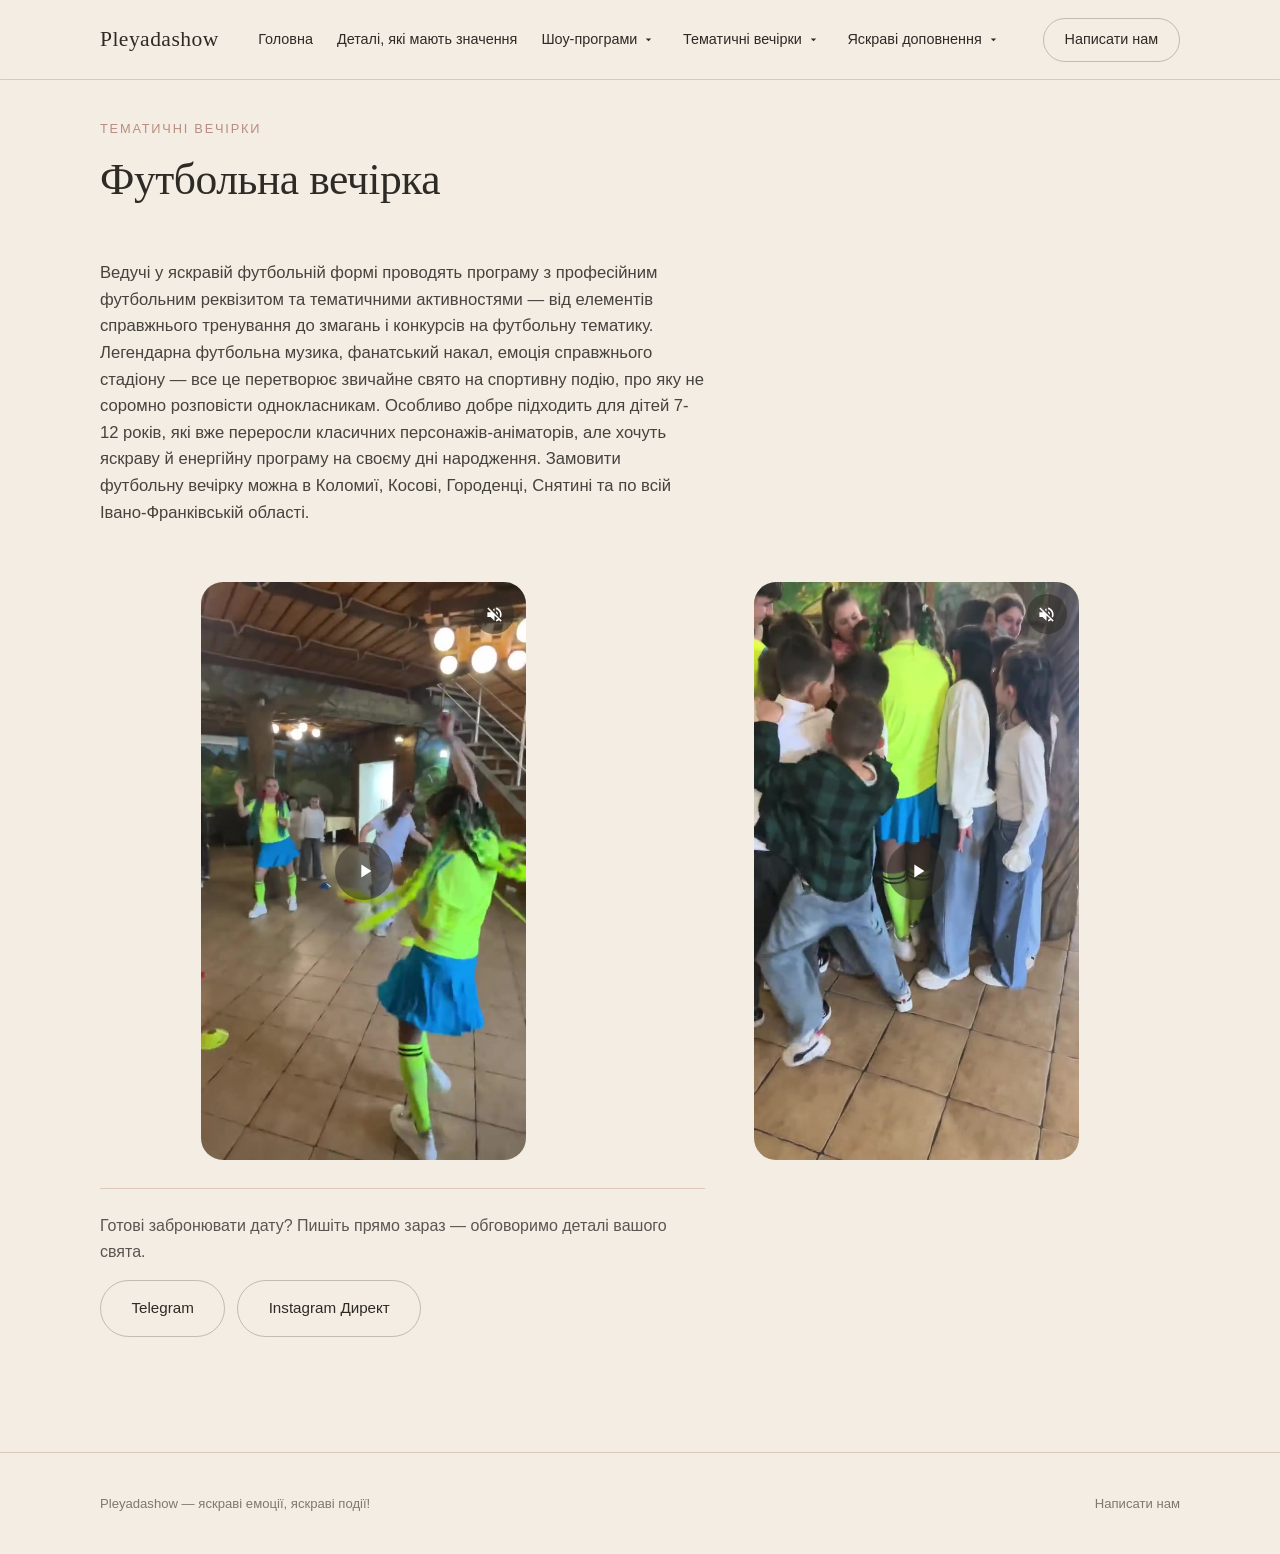
<file: futbolna-vechirka.html>
<!DOCTYPE html>
<html lang="uk">
<head>
<meta http-equiv="Content-Security-Policy" content="default-src 'self'; script-src 'self' https://www.googletagmanager.com 'sha256-g2W8qDan6WFUx4s+vovVb6ktV11liQ6JTKn077aftkg='; style-src 'self' 'unsafe-inline' https://fonts.googleapis.com; font-src 'self' https://fonts.gstatic.com; img-src 'self' data:; connect-src 'self' https://www.google-analytics.com https://*.google-analytics.com https://www.googletagmanager.com; base-uri 'self'; object-src 'none'">
<!-- Google tag (gtag.js) -->
<script async src="https://www.googletagmanager.com/gtag/js?id=G-N60QJBLRVB"></script>
<script>
  window.dataLayer = window.dataLayer || [];
  function gtag(){dataLayer.push(arguments);}
  gtag('js', new Date());
  gtag('config', 'G-N60QJBLRVB');
</script>
<meta charset="UTF-8">
<meta name="viewport" content="width=device-width, initial-scale=1">
<title>Футбольна вечірка для дітей | Pleyadashow</title>
<meta name="description" content="Футбольна вечірка — енергійна спортивна програма з ведучими у футбольній формі, реквізитом та тематичною музикою. Для дітей 7-12 років. Замовити в Коломиї та по всій Івано-Франківській області.">
<link rel="canonical" href="https://animatory.in.ua/futbolna-vechirka.html">

<!-- Open Graph -->
<meta property="og:type" content="website">
<meta property="og:locale" content="uk_UA">
<meta property="og:site_name" content="Pleyadashow">
<meta property="og:title" content="Футбольна вечірка для дітей | Pleyadashow">
<meta property="og:description" content="Футбольна вечірка — енергійна спортивна програма з ведучими у футбольній формі, реквізитом та тематичною музикою. Для дітей 7-12 років. Замовити в Коломиї та по всій Івано-Франківській області.">
<meta property="og:url" content="https://animatory.in.ua/futbolna-vechirka.html">
<meta property="og:image" content="https://animatory.in.ua/assets/images/og-image.jpg">
<meta property="og:image:width" content="1200">
<meta property="og:image:height" content="630">
<meta name="twitter:card" content="summary_large_image">
<meta name="twitter:title" content="Футбольна вечірка для дітей | Pleyadashow">
<meta name="twitter:description" content="Енергійна спортивна програма з ведучими у футбольній формі, реквізитом та тематичною музикою.">
<meta name="twitter:image" content="https://animatory.in.ua/assets/images/og-image.jpg">

<link rel="icon" href="favicon.ico" sizes="any">
<link rel="icon" type="image/png" sizes="32x32" href="assets/images/favicon-32.png">
<link rel="icon" type="image/png" sizes="192x192" href="assets/images/icon-192.png">
<link rel="apple-touch-icon" href="assets/images/apple-touch-icon.png">
<meta name="theme-color" content="#2E2A26">

<link rel="preconnect" href="https://fonts.googleapis.com">
<link rel="preconnect" href="https://fonts.gstatic.com" crossorigin>
<link href="https://fonts.googleapis.com/css2?family=Fraunces:ital,opsz,wght@0,9..144,400;0,9..144,500;1,9..144,500&family=Inter:wght@400;500;600&display=swap" rel="stylesheet">
<link rel="stylesheet" href="assets/css/style.css">

<script type="application/ld+json">
{
  "@context": "https://schema.org",
  "@type": "Service",
  "name": "Футбольна вечірка",
  "description": "Футбольна вечірка — ведучі у футбольній формі проводять програму з професійним футбольним реквізитом та тематичними активностями: від елементів тренування до змагань і конкурсів. Легендарна футбольна музика та атмосфера справжнього стадіону. Для дітей 7-12 років і старше.",
  "provider": {
    "@type": "Organization",
    "name": "Pleyadashow",
    "url": "https://animatory.in.ua/"
  },
  "areaServed": [
    {"@type": "City", "name": "Коломия"},
    {"@type": "AdministrativeArea", "name": "Івано-Франківська область"}
  ],
  "serviceType": "Тематична вечірка для дітей"
}
</script>
</head>
<body>

<header class="site-header site-header--solid">
  <div class="container">
    <a href="index.html#top" class="logo">Pleyadashow</a>
    <nav class="site-nav">
      <a href="index.html#top">Головна</a>
      <a href="experience.html">Деталі, які мають значення</a>
      <div class="nav-dropdown">
        <a href="shou-programy.html">Шоу-програми</a>
        <button type="button" class="nav-dropdown-caret" aria-expanded="false" aria-controls="nav-submenu-shows" aria-label="Розгорнути підменю «Шоу-програми»">
          <svg viewBox="0 0 24 24" aria-hidden="true"><path d="M7 10l5 5 5-5z"/></svg>
        </button>
        <div class="nav-dropdown-menu" id="nav-submenu-shows">
          <div class="nav-dropdown-menu-inner">
            <a href="paperove-shou.html">Паперове шоу</a>
            <a href="bulbashkove-shou.html">Бульбашкове шоу</a>
            <a href="vognyana-bulbashka.html">Вогняна бульбашка</a>
          </div>
        </div>
      </div>
      <div class="nav-dropdown">
        <a href="tematychni-vechirky.html">Тематичні вечірки</a>
        <button type="button" class="nav-dropdown-caret" aria-expanded="false" aria-controls="nav-submenu-parties" aria-label="Розгорнути підменю «Тематичні вечірки»">
          <svg viewBox="0 0 24 24" aria-hidden="true"><path d="M7 10l5 5 5-5z"/></svg>
        </button>
        <div class="nav-dropdown-menu" id="nav-submenu-parties">
          <div class="nav-dropdown-menu-inner">
            <a href="futbolna-vechirka.html">Футбольна вечірка</a>
            <a href="disko-pati.html">Диско-паті</a>
            <a href="veduchi-vechirok.html">Ведучі вечірок</a>
          </div>
        </div>
      </div>
      <div class="nav-dropdown">
        <a href="yaskravi-dopovnennya.html">Яскраві доповнення</a>
        <button type="button" class="nav-dropdown-caret" aria-expanded="false" aria-controls="nav-submenu-extras" aria-label="Розгорнути підменю «Яскраві доповнення»">
          <svg viewBox="0 0 24 24" aria-hidden="true"><path d="M7 10l5 5 5-5z"/></svg>
        </button>
        <div class="nav-dropdown-menu" id="nav-submenu-extras">
          <div class="nav-dropdown-menu-inner">
            <a href="kulya-syurpryz.html">Куля сюрприз</a>
            <a href="tymchasovi-tatu.html">Тимчасові тату</a>
            <a href="glitter-tatu.html">Гліттер тату</a>
            <a href="akvagrym.html">Аквагрим</a>
          </div>
        </div>
      </div>
    </nav>
    <div class="header-actions">
      <a href="index.html#contact" class="btn btn--outline header-cta">Написати нам</a>
      <button type="button" class="menu-toggle" id="menu-toggle" aria-label="Відкрити меню" aria-expanded="false" aria-controls="mobile-menu">
        <span></span><span></span><span></span>
      </button>
    </div>
  </div>
  <nav class="mobile-menu" id="mobile-menu" aria-hidden="true">
    <a href="index.html#top">Головна</a>
    <a href="experience.html">Деталі, які мають значення</a>
    <div class="mobile-menu-item">
      <div class="mobile-menu-row">
        <a href="shou-programy.html" class="mobile-menu-link">Шоу-програми</a>
        <button type="button" class="mobile-menu-caret" aria-expanded="false" aria-controls="mobile-submenu-shows" aria-label="Розгорнути підменю «Шоу-програми»">
          <span class="mobile-menu-caret-icon" aria-hidden="true">▾</span>
        </button>
      </div>
      <div class="mobile-submenu" id="mobile-submenu-shows">
        <div class="mobile-submenu-inner">
          <a href="paperove-shou.html">Паперове шоу</a>
          <a href="bulbashkove-shou.html">Бульбашкове шоу</a>
          <a href="vognyana-bulbashka.html">Вогняна бульбашка</a>
        </div>
      </div>
    </div>
    <div class="mobile-menu-item">
      <div class="mobile-menu-row">
        <a href="tematychni-vechirky.html" class="mobile-menu-link">Тематичні вечірки</a>
        <button type="button" class="mobile-menu-caret" aria-expanded="false" aria-controls="mobile-submenu-parties" aria-label="Розгорнути підменю «Тематичні вечірки»">
          <span class="mobile-menu-caret-icon" aria-hidden="true">▾</span>
        </button>
      </div>
      <div class="mobile-submenu" id="mobile-submenu-parties">
        <div class="mobile-submenu-inner">
          <a href="futbolna-vechirka.html">Футбольна вечірка</a>
          <a href="disko-pati.html">Диско-паті</a>
          <a href="veduchi-vechirok.html">Ведучі вечірок</a>
        </div>
      </div>
    </div>
    <div class="mobile-menu-item">
      <div class="mobile-menu-row">
        <a href="yaskravi-dopovnennya.html" class="mobile-menu-link">Яскраві доповнення</a>
        <button type="button" class="mobile-menu-caret" aria-expanded="false" aria-controls="mobile-submenu-extras" aria-label="Розгорнути підменю «Яскраві доповнення»">
          <span class="mobile-menu-caret-icon" aria-hidden="true">▾</span>
        </button>
      </div>
      <div class="mobile-submenu" id="mobile-submenu-extras">
        <div class="mobile-submenu-inner">
          <a href="kulya-syurpryz.html">Куля сюрприз</a>
          <a href="tymchasovi-tatu.html">Тимчасові тату</a>
          <a href="glitter-tatu.html">Гліттер тату</a>
          <a href="akvagrym.html">Аквагрим</a>
        </div>
      </div>
    </div>
  </nav>
</header>
<div class="mobile-menu-backdrop" id="mobile-menu-backdrop"></div>

<main id="top">

  <!-- ============================= FOOTBALL PARTY ============================= -->
  <section class="section">
    <div class="container">
      <div class="section-head" data-reveal>
        <p class="eyebrow"><a href="tematychni-vechirky.html">Тематичні вечірки</a></p>
        <h1 class="section-title">Футбольна вечірка</h1>
      </div>
      <div class="paper-show-body">
        <p class="paper-show-text" data-reveal>Ведучі у яскравій футбольній формі проводять програму з професійним футбольним реквізитом та тематичними активностями — від елементів справжнього тренування до змагань і конкурсів на футбольну тематику. Легендарна футбольна музика, фанатський накал, емоція справжнього стадіону — все це перетворює звичайне свято на спортивну подію, про яку не соромно розповісти однокласникам. Особливо добре підходить для дітей 7-12 років, які вже переросли класичних персонажів-аніматорів, але хочуть яскраву й енергійну програму на своєму дні народження. Замовити футбольну вечірку можна в Коломиї, Косові, Городенці, Снятині та по всій Івано-Франківській області.</p>
      </div>

      <div class="video-preview-grid" data-reveal>
        <div class="video-preview" data-index="1">
          <video preload="none" muted playsinline poster="assets/images/futbolna-vechirka/futbolna-vechirka-01.jpg">
            <source src="assets/videos/futboll/futbolna-vechirka-01.mp4" type="video/mp4">
          </video>
          <button type="button" class="video-play-btn" aria-label="Відтворити відео">
            <svg viewBox="0 0 24 24" aria-hidden="true"><path d="M8 5v14l11-7z"/></svg>
          </button>
          <button type="button" class="video-unmute-btn" aria-pressed="false" aria-label="Увімкнути звук">
            <svg class="icon-muted" viewBox="0 0 24 24" aria-hidden="true"><path d="M16.5 12c0-1.77-1.02-3.29-2.5-4.03v2.21l2.45 2.45c.03-.2.05-.41.05-.63zm2.5 0c0 .94-.2 1.82-.54 2.64l1.51 1.51C20.63 14.91 21 13.5 21 12c0-4.28-2.99-7.86-7-8.77v2.06c2.89.86 5 3.54 5 6.71zM4.27 3L3 4.27 7.73 9H3v6h4l5 5v-6.73l4.25 4.25c-.67.52-1.42.93-2.25 1.18v2.06a8.99 8.99 0 003.69-1.81L19.73 21 21 19.73l-9-9L4.27 3zM12 4L9.91 6.09 12 8.18V4z"/></svg>
            <svg class="icon-unmuted" viewBox="0 0 24 24" aria-hidden="true"><path d="M3 9v6h4l5 5V4L7 9H3zm13.5 3c0-1.77-1.02-3.29-2.5-4.03v8.05c1.48-.73 2.5-2.25 2.5-4.02zM14 3.23v2.06c2.89.86 5 3.54 5 6.71s-2.11 5.85-5 6.71v2.06c4.01-.91 7-4.49 7-8.77s-2.99-7.86-7-8.77z"/></svg>
          </button>
        </div>
        <div class="video-preview" data-index="2">
          <video preload="none" muted playsinline poster="assets/images/futbolna-vechirka/futbolna-vechirka-02.jpg">
            <source src="assets/videos/futboll/futbolna-vechirka-02.mp4" type="video/mp4">
          </video>
          <button type="button" class="video-play-btn" aria-label="Відтворити відео">
            <svg viewBox="0 0 24 24" aria-hidden="true"><path d="M8 5v14l11-7z"/></svg>
          </button>
          <button type="button" class="video-unmute-btn" aria-pressed="false" aria-label="Увімкнути звук">
            <svg class="icon-muted" viewBox="0 0 24 24" aria-hidden="true"><path d="M16.5 12c0-1.77-1.02-3.29-2.5-4.03v2.21l2.45 2.45c.03-.2.05-.41.05-.63zm2.5 0c0 .94-.2 1.82-.54 2.64l1.51 1.51C20.63 14.91 21 13.5 21 12c0-4.28-2.99-7.86-7-8.77v2.06c2.89.86 5 3.54 5 6.71zM4.27 3L3 4.27 7.73 9H3v6h4l5 5v-6.73l4.25 4.25c-.67.52-1.42.93-2.25 1.18v2.06a8.99 8.99 0 003.69-1.81L19.73 21 21 19.73l-9-9L4.27 3zM12 4L9.91 6.09 12 8.18V4z"/></svg>
            <svg class="icon-unmuted" viewBox="0 0 24 24" aria-hidden="true"><path d="M3 9v6h4l5 5V4L7 9H3zm13.5 3c0-1.77-1.02-3.29-2.5-4.03v8.05c1.48-.73 2.5-2.25 2.5-4.02zM14 3.23v2.06c2.89.86 5 3.54 5 6.71s-2.11 5.85-5 6.71v2.06c4.01-.91 7-4.49 7-8.77s-2.99-7.86-7-8.77z"/></svg>
          </button>
        </div>
      </div>

      <div class="paper-show-body">
        <div class="article-cta" data-reveal>
          <p>Готові забронювати дату? Пишіть прямо зараз — обговоримо деталі вашого свята.</p>
          <div class="article-cta-links">
            <a href="https://t.me/Fetyushka" target="_blank" rel="noopener" class="btn btn--outline">Telegram</a>
            <a href="https://ig.me/m/pleyadashow" target="_blank" rel="noopener" class="btn btn--outline">Instagram Директ</a>
          </div>
        </div>
      </div>
    </div>
  </section>

</main>

<footer class="site-footer">
  <div class="container">
    <span>Pleyadashow — яскраві емоції, яскраві події!</span>
    <a href="index.html#contact">Написати нам</a>
  </div>
</footer>

<a href="#top" class="back-to-top" aria-label="Повернутись угору сторінки">↑</a>

<script src="assets/js/main.js"></script>
</body>
</html>
</file>
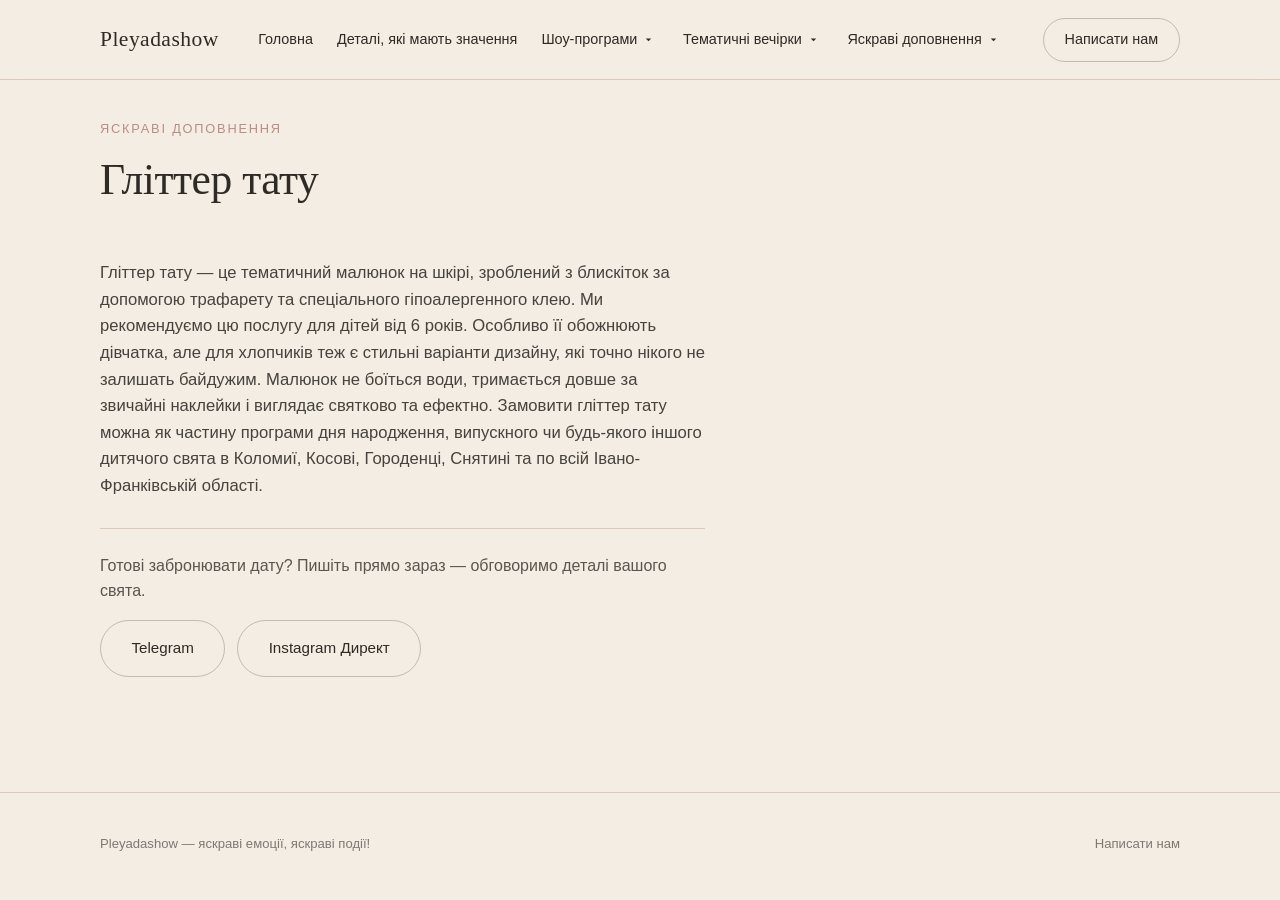
<file: glitter-tatu.html>
<!DOCTYPE html>
<html lang="uk">
<head>
<meta http-equiv="Content-Security-Policy" content="default-src 'self'; script-src 'self' https://www.googletagmanager.com 'sha256-g2W8qDan6WFUx4s+vovVb6ktV11liQ6JTKn077aftkg='; style-src 'self' 'unsafe-inline' https://fonts.googleapis.com; font-src 'self' https://fonts.gstatic.com; img-src 'self' data:; connect-src 'self' https://www.google-analytics.com https://*.google-analytics.com https://www.googletagmanager.com; base-uri 'self'; object-src 'none'">
<!-- Google tag (gtag.js) -->
<script async src="https://www.googletagmanager.com/gtag/js?id=G-N60QJBLRVB"></script>
<script>
  window.dataLayer = window.dataLayer || [];
  function gtag(){dataLayer.push(arguments);}
  gtag('js', new Date());
  gtag('config', 'G-N60QJBLRVB');
</script>
<meta charset="UTF-8">
<meta name="viewport" content="width=device-width, initial-scale=1">
<title>Гліттер тату для дитячого свята | Pleyadashow</title>
<meta name="description" content="Гліттер тату — тематичний малюнок з блискіток за трафаретом на гіпоалергенному клеї, для дітей від 6 років. Замовити в Коломиї та по всій Івано-Франківській області.">
<link rel="canonical" href="https://animatory.in.ua/glitter-tatu.html">

<!-- Open Graph -->
<meta property="og:type" content="website">
<meta property="og:locale" content="uk_UA">
<meta property="og:site_name" content="Pleyadashow">
<meta property="og:title" content="Гліттер тату для дитячого свята | Pleyadashow">
<meta property="og:description" content="Гліттер тату — тематичний малюнок з блискіток за трафаретом на гіпоалергенному клеї, для дітей від 6 років. Замовити в Коломиї та по всій Івано-Франківській області.">
<meta property="og:url" content="https://animatory.in.ua/glitter-tatu.html">
<meta property="og:image" content="https://animatory.in.ua/assets/images/og-image.jpg">
<meta property="og:image:width" content="1200">
<meta property="og:image:height" content="630">
<meta name="twitter:card" content="summary_large_image">
<meta name="twitter:title" content="Гліттер тату для дитячого свята | Pleyadashow">
<meta name="twitter:description" content="Тематичний малюнок з блискіток за трафаретом на гіпоалергенному клеї, для дітей від 6 років.">
<meta name="twitter:image" content="https://animatory.in.ua/assets/images/og-image.jpg">

<link rel="icon" href="favicon.ico" sizes="any">
<link rel="icon" type="image/png" sizes="32x32" href="assets/images/favicon-32.png">
<link rel="icon" type="image/png" sizes="192x192" href="assets/images/icon-192.png">
<link rel="apple-touch-icon" href="assets/images/apple-touch-icon.png">
<meta name="theme-color" content="#2E2A26">

<link rel="preconnect" href="https://fonts.googleapis.com">
<link rel="preconnect" href="https://fonts.gstatic.com" crossorigin>
<link href="https://fonts.googleapis.com/css2?family=Fraunces:ital,opsz,wght@0,9..144,400;0,9..144,500;1,9..144,500&family=Inter:wght@400;500;600&display=swap" rel="stylesheet">
<link rel="stylesheet" href="assets/css/style.css">

<script type="application/ld+json">
{
  "@context": "https://schema.org",
  "@type": "Service",
  "name": "Гліттер тату",
  "description": "Гліттер тату — тематичний малюнок на шкірі з блискіток, нанесений за допомогою трафарету та гіпоалергенного клею. Не боїться води, тримається довше за звичайні наклейки. Рекомендовано для дітей від 6 років.",
  "provider": {
    "@type": "Organization",
    "name": "Pleyadashow",
    "url": "https://animatory.in.ua/"
  },
  "areaServed": [
    {"@type": "City", "name": "Коломия"},
    {"@type": "AdministrativeArea", "name": "Івано-Франківська область"}
  ],
  "serviceType": "Доповнення до дитячого свята"
}
</script>
</head>
<body>

<header class="site-header site-header--solid">
  <div class="container">
    <a href="index.html#top" class="logo">Pleyadashow</a>
    <nav class="site-nav">
      <a href="index.html#top">Головна</a>
      <a href="experience.html">Деталі, які мають значення</a>
      <div class="nav-dropdown">
        <a href="shou-programy.html">Шоу-програми</a>
        <button type="button" class="nav-dropdown-caret" aria-expanded="false" aria-controls="nav-submenu-shows" aria-label="Розгорнути підменю «Шоу-програми»">
          <svg viewBox="0 0 24 24" aria-hidden="true"><path d="M7 10l5 5 5-5z"/></svg>
        </button>
        <div class="nav-dropdown-menu" id="nav-submenu-shows">
          <div class="nav-dropdown-menu-inner">
            <a href="paperove-shou.html">Паперове шоу</a>
            <a href="bulbashkove-shou.html">Бульбашкове шоу</a>
            <a href="vognyana-bulbashka.html">Вогняна бульбашка</a>
          </div>
        </div>
      </div>
      <div class="nav-dropdown">
        <a href="tematychni-vechirky.html">Тематичні вечірки</a>
        <button type="button" class="nav-dropdown-caret" aria-expanded="false" aria-controls="nav-submenu-parties" aria-label="Розгорнути підменю «Тематичні вечірки»">
          <svg viewBox="0 0 24 24" aria-hidden="true"><path d="M7 10l5 5 5-5z"/></svg>
        </button>
        <div class="nav-dropdown-menu" id="nav-submenu-parties">
          <div class="nav-dropdown-menu-inner">
            <a href="futbolna-vechirka.html">Футбольна вечірка</a>
            <a href="disko-pati.html">Диско-паті</a>
            <a href="veduchi-vechirok.html">Ведучі вечірок</a>
          </div>
        </div>
      </div>
      <div class="nav-dropdown">
        <a href="yaskravi-dopovnennya.html">Яскраві доповнення</a>
        <button type="button" class="nav-dropdown-caret" aria-expanded="false" aria-controls="nav-submenu-extras" aria-label="Розгорнути підменю «Яскраві доповнення»">
          <svg viewBox="0 0 24 24" aria-hidden="true"><path d="M7 10l5 5 5-5z"/></svg>
        </button>
        <div class="nav-dropdown-menu" id="nav-submenu-extras">
          <div class="nav-dropdown-menu-inner">
            <a href="kulya-syurpryz.html">Куля сюрприз</a>
            <a href="tymchasovi-tatu.html">Тимчасові тату</a>
            <a href="glitter-tatu.html">Гліттер тату</a>
            <a href="akvagrym.html">Аквагрим</a>
          </div>
        </div>
      </div>
    </nav>
    <div class="header-actions">
      <a href="index.html#contact" class="btn btn--outline header-cta">Написати нам</a>
      <button type="button" class="menu-toggle" id="menu-toggle" aria-label="Відкрити меню" aria-expanded="false" aria-controls="mobile-menu">
        <span></span><span></span><span></span>
      </button>
    </div>
  </div>
  <nav class="mobile-menu" id="mobile-menu" aria-hidden="true">
    <a href="index.html#top">Головна</a>
    <a href="experience.html">Деталі, які мають значення</a>
    <div class="mobile-menu-item">
      <div class="mobile-menu-row">
        <a href="shou-programy.html" class="mobile-menu-link">Шоу-програми</a>
        <button type="button" class="mobile-menu-caret" aria-expanded="false" aria-controls="mobile-submenu-shows" aria-label="Розгорнути підменю «Шоу-програми»">
          <span class="mobile-menu-caret-icon" aria-hidden="true">▾</span>
        </button>
      </div>
      <div class="mobile-submenu" id="mobile-submenu-shows">
        <div class="mobile-submenu-inner">
          <a href="paperove-shou.html">Паперове шоу</a>
          <a href="bulbashkove-shou.html">Бульбашкове шоу</a>
          <a href="vognyana-bulbashka.html">Вогняна бульбашка</a>
        </div>
      </div>
    </div>
    <div class="mobile-menu-item">
      <div class="mobile-menu-row">
        <a href="tematychni-vechirky.html" class="mobile-menu-link">Тематичні вечірки</a>
        <button type="button" class="mobile-menu-caret" aria-expanded="false" aria-controls="mobile-submenu-parties" aria-label="Розгорнути підменю «Тематичні вечірки»">
          <span class="mobile-menu-caret-icon" aria-hidden="true">▾</span>
        </button>
      </div>
      <div class="mobile-submenu" id="mobile-submenu-parties">
        <div class="mobile-submenu-inner">
          <a href="futbolna-vechirka.html">Футбольна вечірка</a>
          <a href="disko-pati.html">Диско-паті</a>
          <a href="veduchi-vechirok.html">Ведучі вечірок</a>
        </div>
      </div>
    </div>
    <div class="mobile-menu-item">
      <div class="mobile-menu-row">
        <a href="yaskravi-dopovnennya.html" class="mobile-menu-link">Яскраві доповнення</a>
        <button type="button" class="mobile-menu-caret" aria-expanded="false" aria-controls="mobile-submenu-extras" aria-label="Розгорнути підменю «Яскраві доповнення»">
          <span class="mobile-menu-caret-icon" aria-hidden="true">▾</span>
        </button>
      </div>
      <div class="mobile-submenu" id="mobile-submenu-extras">
        <div class="mobile-submenu-inner">
          <a href="kulya-syurpryz.html">Куля сюрприз</a>
          <a href="tymchasovi-tatu.html">Тимчасові тату</a>
          <a href="glitter-tatu.html">Гліттер тату</a>
          <a href="akvagrym.html">Аквагрим</a>
        </div>
      </div>
    </div>
  </nav>
</header>
<div class="mobile-menu-backdrop" id="mobile-menu-backdrop"></div>

<main id="top">

  <!-- ============================= GLITTER TATTOOS ============================= -->
  <section class="section">
    <div class="container">
      <div class="section-head" data-reveal>
        <p class="eyebrow"><a href="yaskravi-dopovnennya.html">Яскраві доповнення</a></p>
        <h1 class="section-title">Гліттер тату</h1>
      </div>
      <div class="paper-show-body">
        <p class="paper-show-text" data-reveal>Гліттер тату — це тематичний малюнок на шкірі, зроблений з блискіток за допомогою трафарету та спеціального гіпоалергенного клею. Ми рекомендуємо цю послугу для дітей від 6 років. Особливо її обожнюють дівчатка, але для хлопчиків теж є стильні варіанти дизайну, які точно нікого не залишать байдужим. Малюнок не боїться води, тримається довше за звичайні наклейки і виглядає святково та ефектно. Замовити гліттер тату можна як частину програми дня народження, випускного чи будь-якого іншого дитячого свята в Коломиї, Косові, Городенці, Снятині та по всій Івано-Франківській області.</p>
      </div>

      <div class="paper-show-body">
        <div class="article-cta" data-reveal>
          <p>Готові забронювати дату? Пишіть прямо зараз — обговоримо деталі вашого свята.</p>
          <div class="article-cta-links">
            <a href="https://t.me/Fetyushka" target="_blank" rel="noopener" class="btn btn--outline">Telegram</a>
            <a href="https://ig.me/m/pleyadashow" target="_blank" rel="noopener" class="btn btn--outline">Instagram Директ</a>
          </div>
        </div>
      </div>
    </div>
  </section>

</main>

<footer class="site-footer">
  <div class="container">
    <span>Pleyadashow — яскраві емоції, яскраві події!</span>
    <a href="index.html#contact">Написати нам</a>
  </div>
</footer>

<a href="#top" class="back-to-top" aria-label="Повернутись угору сторінки">↑</a>

<script src="assets/js/main.js"></script>
</body>
</html>
</file>
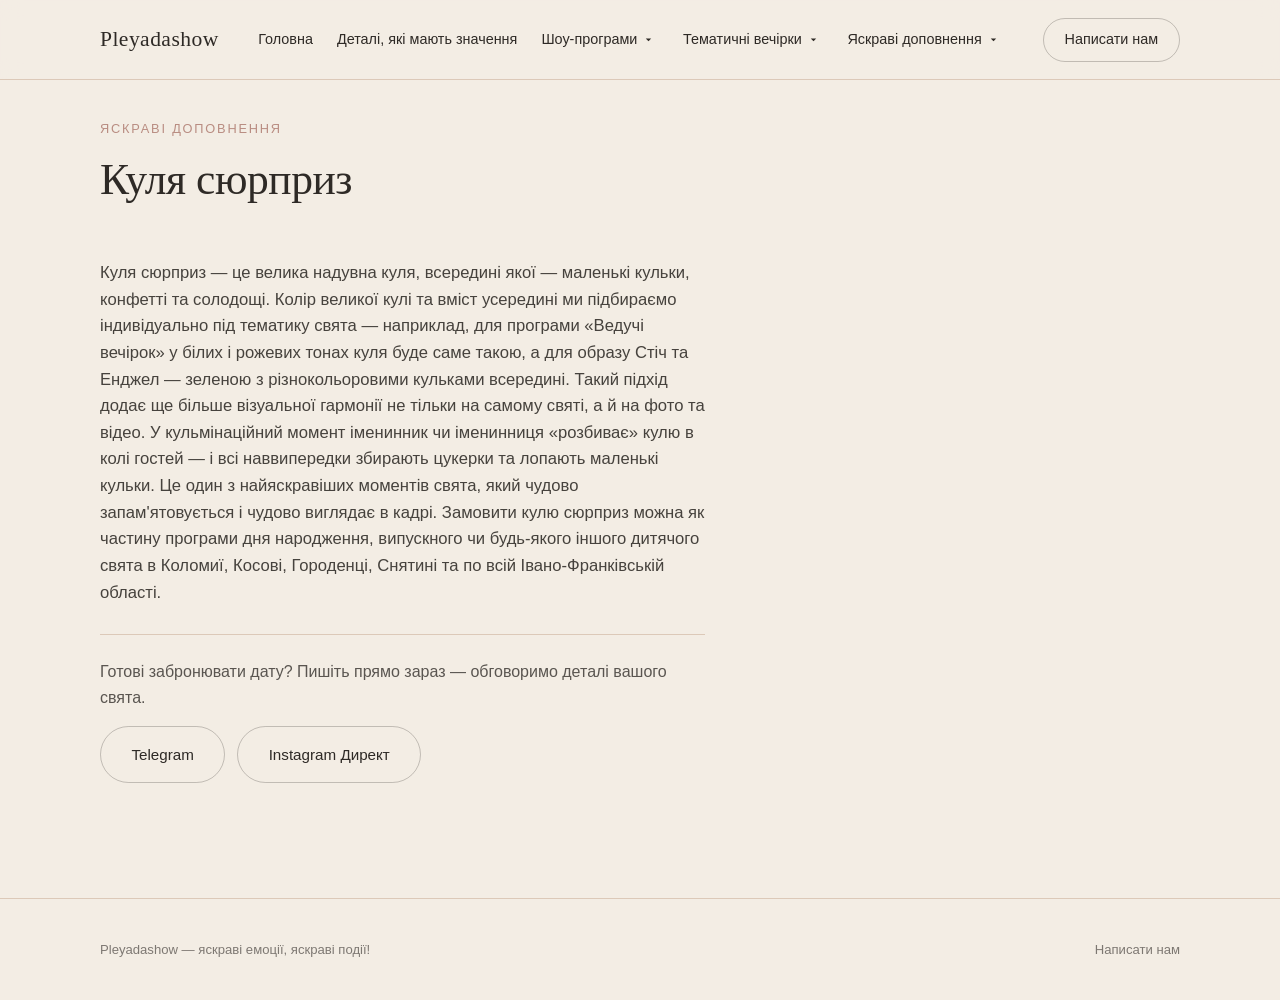
<file: kulya-syurpryz.html>
<!DOCTYPE html>
<html lang="uk">
<head>
<meta http-equiv="Content-Security-Policy" content="default-src 'self'; script-src 'self' https://www.googletagmanager.com 'sha256-g2W8qDan6WFUx4s+vovVb6ktV11liQ6JTKn077aftkg='; style-src 'self' 'unsafe-inline' https://fonts.googleapis.com; font-src 'self' https://fonts.gstatic.com; img-src 'self' data:; connect-src 'self' https://www.google-analytics.com https://*.google-analytics.com https://www.googletagmanager.com; base-uri 'self'; object-src 'none'">
<!-- Google tag (gtag.js) -->
<script async src="https://www.googletagmanager.com/gtag/js?id=G-N60QJBLRVB"></script>
<script>
  window.dataLayer = window.dataLayer || [];
  function gtag(){dataLayer.push(arguments);}
  gtag('js', new Date());
  gtag('config', 'G-N60QJBLRVB');
</script>
<meta charset="UTF-8">
<meta name="viewport" content="width=device-width, initial-scale=1">
<title>Куля сюрприз для дитячого свята | Pleyadashow</title>
<meta name="description" content="Куля сюрприз — велика надувна куля з дрібними кульками, конфетті та солодощами всередині, підібрана під тематику свята. Замовити в Коломиї та по всій Івано-Франківській області.">
<link rel="canonical" href="https://animatory.in.ua/kulya-syurpryz.html">

<!-- Open Graph -->
<meta property="og:type" content="website">
<meta property="og:locale" content="uk_UA">
<meta property="og:site_name" content="Pleyadashow">
<meta property="og:title" content="Куля сюрприз для дитячого свята | Pleyadashow">
<meta property="og:description" content="Куля сюрприз — велика надувна куля з дрібними кульками, конфетті та солодощами всередині, підібрана під тематику свята. Замовити в Коломиї та по всій Івано-Франківській області.">
<meta property="og:url" content="https://animatory.in.ua/kulya-syurpryz.html">
<meta property="og:image" content="https://animatory.in.ua/assets/images/og-image.jpg">
<meta property="og:image:width" content="1200">
<meta property="og:image:height" content="630">
<meta name="twitter:card" content="summary_large_image">
<meta name="twitter:title" content="Куля сюрприз для дитячого свята | Pleyadashow">
<meta name="twitter:description" content="Велика надувна куля з дрібними кульками, конфетті та солодощами всередині, підібрана під тематику свята.">
<meta name="twitter:image" content="https://animatory.in.ua/assets/images/og-image.jpg">

<link rel="icon" href="favicon.ico" sizes="any">
<link rel="icon" type="image/png" sizes="32x32" href="assets/images/favicon-32.png">
<link rel="icon" type="image/png" sizes="192x192" href="assets/images/icon-192.png">
<link rel="apple-touch-icon" href="assets/images/apple-touch-icon.png">
<meta name="theme-color" content="#2E2A26">

<link rel="preconnect" href="https://fonts.googleapis.com">
<link rel="preconnect" href="https://fonts.gstatic.com" crossorigin>
<link href="https://fonts.googleapis.com/css2?family=Fraunces:ital,opsz,wght@0,9..144,400;0,9..144,500;1,9..144,500&family=Inter:wght@400;500;600&display=swap" rel="stylesheet">
<link rel="stylesheet" href="assets/css/style.css">

<script type="application/ld+json">
{
  "@context": "https://schema.org",
  "@type": "Service",
  "name": "Куля сюрприз",
  "description": "Куля сюрприз — велика надувна куля з дрібними кульками, конфетті та солодощами всередині. Колір і вміст підбираються індивідуально під тематику свята. Іменинник чи іменинниця розбиває кулю в колі гостей у кульмінаційний момент свята.",
  "provider": {
    "@type": "Organization",
    "name": "Pleyadashow",
    "url": "https://animatory.in.ua/"
  },
  "areaServed": [
    {"@type": "City", "name": "Коломия"},
    {"@type": "AdministrativeArea", "name": "Івано-Франківська область"}
  ],
  "serviceType": "Доповнення до дитячого свята"
}
</script>
</head>
<body>

<header class="site-header site-header--solid">
  <div class="container">
    <a href="index.html#top" class="logo">Pleyadashow</a>
    <nav class="site-nav">
      <a href="index.html#top">Головна</a>
      <a href="experience.html">Деталі, які мають значення</a>
      <div class="nav-dropdown">
        <a href="shou-programy.html">Шоу-програми</a>
        <button type="button" class="nav-dropdown-caret" aria-expanded="false" aria-controls="nav-submenu-shows" aria-label="Розгорнути підменю «Шоу-програми»">
          <svg viewBox="0 0 24 24" aria-hidden="true"><path d="M7 10l5 5 5-5z"/></svg>
        </button>
        <div class="nav-dropdown-menu" id="nav-submenu-shows">
          <div class="nav-dropdown-menu-inner">
            <a href="paperove-shou.html">Паперове шоу</a>
            <a href="bulbashkove-shou.html">Бульбашкове шоу</a>
            <a href="vognyana-bulbashka.html">Вогняна бульбашка</a>
          </div>
        </div>
      </div>
      <div class="nav-dropdown">
        <a href="tematychni-vechirky.html">Тематичні вечірки</a>
        <button type="button" class="nav-dropdown-caret" aria-expanded="false" aria-controls="nav-submenu-parties" aria-label="Розгорнути підменю «Тематичні вечірки»">
          <svg viewBox="0 0 24 24" aria-hidden="true"><path d="M7 10l5 5 5-5z"/></svg>
        </button>
        <div class="nav-dropdown-menu" id="nav-submenu-parties">
          <div class="nav-dropdown-menu-inner">
            <a href="futbolna-vechirka.html">Футбольна вечірка</a>
            <a href="disko-pati.html">Диско-паті</a>
            <a href="veduchi-vechirok.html">Ведучі вечірок</a>
          </div>
        </div>
      </div>
      <div class="nav-dropdown">
        <a href="yaskravi-dopovnennya.html">Яскраві доповнення</a>
        <button type="button" class="nav-dropdown-caret" aria-expanded="false" aria-controls="nav-submenu-extras" aria-label="Розгорнути підменю «Яскраві доповнення»">
          <svg viewBox="0 0 24 24" aria-hidden="true"><path d="M7 10l5 5 5-5z"/></svg>
        </button>
        <div class="nav-dropdown-menu" id="nav-submenu-extras">
          <div class="nav-dropdown-menu-inner">
            <a href="kulya-syurpryz.html">Куля сюрприз</a>
            <a href="tymchasovi-tatu.html">Тимчасові тату</a>
            <a href="glitter-tatu.html">Гліттер тату</a>
            <a href="akvagrym.html">Аквагрим</a>
          </div>
        </div>
      </div>
    </nav>
    <div class="header-actions">
      <a href="index.html#contact" class="btn btn--outline header-cta">Написати нам</a>
      <button type="button" class="menu-toggle" id="menu-toggle" aria-label="Відкрити меню" aria-expanded="false" aria-controls="mobile-menu">
        <span></span><span></span><span></span>
      </button>
    </div>
  </div>
  <nav class="mobile-menu" id="mobile-menu" aria-hidden="true">
    <a href="index.html#top">Головна</a>
    <a href="experience.html">Деталі, які мають значення</a>
    <div class="mobile-menu-item">
      <div class="mobile-menu-row">
        <a href="shou-programy.html" class="mobile-menu-link">Шоу-програми</a>
        <button type="button" class="mobile-menu-caret" aria-expanded="false" aria-controls="mobile-submenu-shows" aria-label="Розгорнути підменю «Шоу-програми»">
          <span class="mobile-menu-caret-icon" aria-hidden="true">▾</span>
        </button>
      </div>
      <div class="mobile-submenu" id="mobile-submenu-shows">
        <div class="mobile-submenu-inner">
          <a href="paperove-shou.html">Паперове шоу</a>
          <a href="bulbashkove-shou.html">Бульбашкове шоу</a>
          <a href="vognyana-bulbashka.html">Вогняна бульбашка</a>
        </div>
      </div>
    </div>
    <div class="mobile-menu-item">
      <div class="mobile-menu-row">
        <a href="tematychni-vechirky.html" class="mobile-menu-link">Тематичні вечірки</a>
        <button type="button" class="mobile-menu-caret" aria-expanded="false" aria-controls="mobile-submenu-parties" aria-label="Розгорнути підменю «Тематичні вечірки»">
          <span class="mobile-menu-caret-icon" aria-hidden="true">▾</span>
        </button>
      </div>
      <div class="mobile-submenu" id="mobile-submenu-parties">
        <div class="mobile-submenu-inner">
          <a href="futbolna-vechirka.html">Футбольна вечірка</a>
          <a href="disko-pati.html">Диско-паті</a>
          <a href="veduchi-vechirok.html">Ведучі вечірок</a>
        </div>
      </div>
    </div>
    <div class="mobile-menu-item">
      <div class="mobile-menu-row">
        <a href="yaskravi-dopovnennya.html" class="mobile-menu-link">Яскраві доповнення</a>
        <button type="button" class="mobile-menu-caret" aria-expanded="false" aria-controls="mobile-submenu-extras" aria-label="Розгорнути підменю «Яскраві доповнення»">
          <span class="mobile-menu-caret-icon" aria-hidden="true">▾</span>
        </button>
      </div>
      <div class="mobile-submenu" id="mobile-submenu-extras">
        <div class="mobile-submenu-inner">
          <a href="kulya-syurpryz.html">Куля сюрприз</a>
          <a href="tymchasovi-tatu.html">Тимчасові тату</a>
          <a href="glitter-tatu.html">Гліттер тату</a>
          <a href="akvagrym.html">Аквагрим</a>
        </div>
      </div>
    </div>
  </nav>
</header>
<div class="mobile-menu-backdrop" id="mobile-menu-backdrop"></div>

<main id="top">

  <!-- ============================= SURPRISE BALL ============================= -->
  <section class="section">
    <div class="container">
      <div class="section-head" data-reveal>
        <p class="eyebrow"><a href="yaskravi-dopovnennya.html">Яскраві доповнення</a></p>
        <h1 class="section-title">Куля сюрприз</h1>
      </div>
      <div class="paper-show-body">
        <p class="paper-show-text" data-reveal>Куля сюрприз — це велика надувна куля, всередині якої — маленькі кульки, конфетті та солодощі. Колір великої кулі та вміст усередині ми підбираємо індивідуально під тематику свята — наприклад, для програми «Ведучі вечірок» у білих і рожевих тонах куля буде саме такою, а для образу Стіч та Енджел — зеленою з різнокольоровими кульками всередині. Такий підхід додає ще більше візуальної гармонії не тільки на самому святі, а й на фото та відео. У кульмінаційний момент іменинник чи іменинниця «розбиває» кулю в колі гостей — і всі наввипередки збирають цукерки та лопають маленькі кульки. Це один з найяскравіших моментів свята, який чудово запам'ятовується і чудово виглядає в кадрі. Замовити кулю сюрприз можна як частину програми дня народження, випускного чи будь-якого іншого дитячого свята в Коломиї, Косові, Городенці, Снятині та по всій Івано-Франківській області.</p>
      </div>

      <div class="paper-show-body">
        <div class="article-cta" data-reveal>
          <p>Готові забронювати дату? Пишіть прямо зараз — обговоримо деталі вашого свята.</p>
          <div class="article-cta-links">
            <a href="https://t.me/Fetyushka" target="_blank" rel="noopener" class="btn btn--outline">Telegram</a>
            <a href="https://ig.me/m/pleyadashow" target="_blank" rel="noopener" class="btn btn--outline">Instagram Директ</a>
          </div>
        </div>
      </div>
    </div>
  </section>

</main>

<footer class="site-footer">
  <div class="container">
    <span>Pleyadashow — яскраві емоції, яскраві події!</span>
    <a href="index.html#contact">Написати нам</a>
  </div>
</footer>

<a href="#top" class="back-to-top" aria-label="Повернутись угору сторінки">↑</a>

<script src="assets/js/main.js"></script>
</body>
</html>
</file>
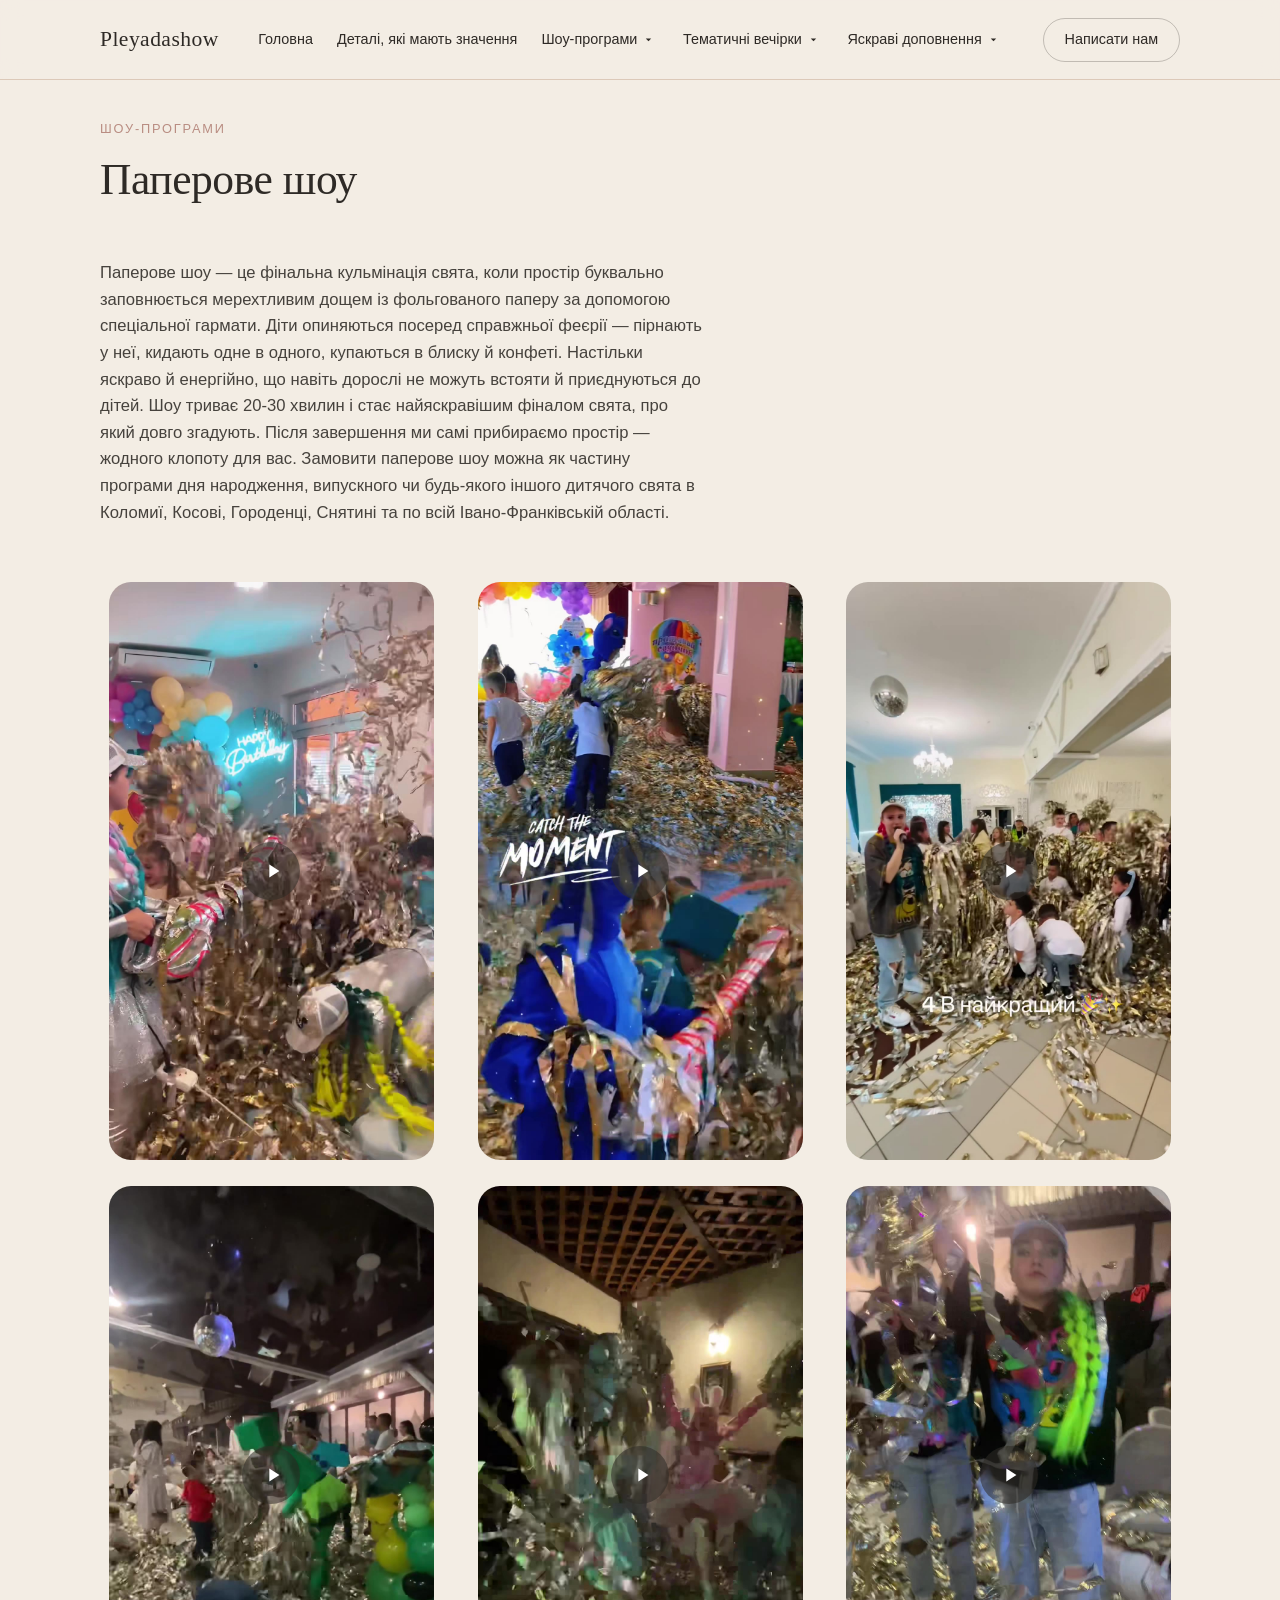
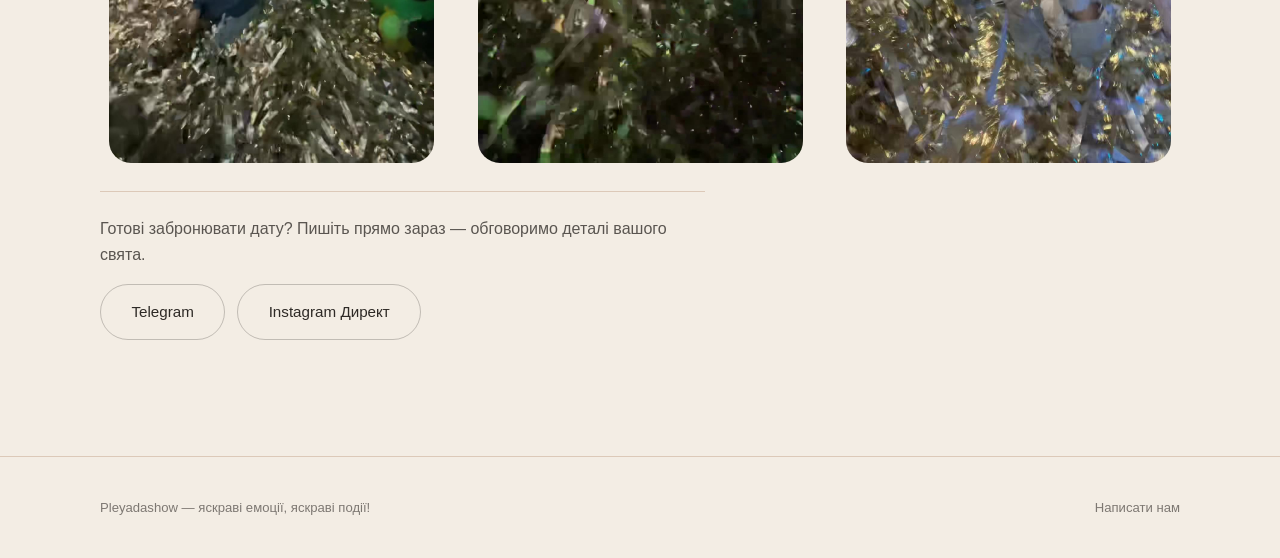
<file: paperove-shou.html>
<!DOCTYPE html>
<html lang="uk">
<head>
<meta http-equiv="Content-Security-Policy" content="default-src 'self'; script-src 'self' https://www.googletagmanager.com 'sha256-g2W8qDan6WFUx4s+vovVb6ktV11liQ6JTKn077aftkg='; style-src 'self' 'unsafe-inline' https://fonts.googleapis.com; font-src 'self' https://fonts.gstatic.com; img-src 'self' data:; connect-src 'self' https://www.google-analytics.com https://*.google-analytics.com https://www.googletagmanager.com; base-uri 'self'; object-src 'none'">
<!-- Google tag (gtag.js) -->
<script async src="https://www.googletagmanager.com/gtag/js?id=G-N60QJBLRVB"></script>
<script>
  window.dataLayer = window.dataLayer || [];
  function gtag(){dataLayer.push(arguments);}
  gtag('js', new Date());
  gtag('config', 'G-N60QJBLRVB');
</script>
<meta charset="UTF-8">
<meta name="viewport" content="width=device-width, initial-scale=1">
<title>Паперове шоу — яскравий фінал свята | Pleyadashow</title>
<meta name="description" content="Паперове шоу — ефектний фінал дитячого свята: гармата з мерехтливим фольгованим конфеті-дощем. Замовити в Коломиї, Косові, Городенці, Снятині та по всій Івано-Франківській області.">
<link rel="canonical" href="https://animatory.in.ua/paperove-shou.html">

<!-- Open Graph -->
<meta property="og:type" content="website">
<meta property="og:locale" content="uk_UA">
<meta property="og:site_name" content="Pleyadashow">
<meta property="og:title" content="Паперове шоу — яскравий фінал свята | Pleyadashow">
<meta property="og:description" content="Паперове шоу — ефектний фінал дитячого свята: гармата з мерехтливим фольгованим конфеті-дощем. Замовити в Коломиї, Косові, Городенці, Снятині та по всій Івано-Франківській області.">
<meta property="og:url" content="https://animatory.in.ua/paperove-shou.html">
<meta property="og:image" content="https://animatory.in.ua/assets/images/og-image.jpg">
<meta property="og:image:width" content="1200">
<meta property="og:image:height" content="630">
<meta name="twitter:card" content="summary_large_image">
<meta name="twitter:title" content="Паперове шоу — яскравий фінал свята | Pleyadashow">
<meta name="twitter:description" content="Паперове шоу — ефектний фінал дитячого свята: гармата з мерехтливим фольгованим конфеті-дощем.">
<meta name="twitter:image" content="https://animatory.in.ua/assets/images/og-image.jpg">

<link rel="icon" href="favicon.ico" sizes="any">
<link rel="icon" type="image/png" sizes="32x32" href="assets/images/favicon-32.png">
<link rel="icon" type="image/png" sizes="192x192" href="assets/images/icon-192.png">
<link rel="apple-touch-icon" href="assets/images/apple-touch-icon.png">
<meta name="theme-color" content="#2E2A26">

<link rel="preconnect" href="https://fonts.googleapis.com">
<link rel="preconnect" href="https://fonts.gstatic.com" crossorigin>
<link href="https://fonts.googleapis.com/css2?family=Fraunces:ital,opsz,wght@0,9..144,400;0,9..144,500;1,9..144,500&family=Inter:wght@400;500;600&display=swap" rel="stylesheet">
<link rel="stylesheet" href="assets/css/style.css">

<script type="application/ld+json">
{
  "@context": "https://schema.org",
  "@type": "Service",
  "name": "Паперове шоу",
  "description": "Паперове шоу — фінальна кульмінація дитячого свята: простір заповнюється мерехтливим дощем із фольгованого паперу за допомогою спеціальної гармати. Триває 20-30 хвилин, замовляється як частина програми дня народження, випускного чи іншого дитячого свята.",
  "provider": {
    "@type": "Organization",
    "name": "Pleyadashow",
    "url": "https://animatory.in.ua/"
  },
  "areaServed": [
    {"@type": "City", "name": "Коломия"},
    {"@type": "AdministrativeArea", "name": "Івано-Франківська область"}
  ],
  "serviceType": "Спецефект для дитячого свята"
}
</script>
</head>
<body>

<header class="site-header site-header--solid">
  <div class="container">
    <a href="index.html#top" class="logo">Pleyadashow</a>
    <nav class="site-nav">
      <a href="index.html#top">Головна</a>
      <a href="experience.html">Деталі, які мають значення</a>
      <div class="nav-dropdown">
        <a href="shou-programy.html">Шоу-програми</a>
        <button type="button" class="nav-dropdown-caret" aria-expanded="false" aria-controls="nav-submenu-shows" aria-label="Розгорнути підменю «Шоу-програми»">
          <svg viewBox="0 0 24 24" aria-hidden="true"><path d="M7 10l5 5 5-5z"/></svg>
        </button>
        <div class="nav-dropdown-menu" id="nav-submenu-shows">
          <div class="nav-dropdown-menu-inner">
            <a href="paperove-shou.html">Паперове шоу</a>
            <a href="bulbashkove-shou.html">Бульбашкове шоу</a>
            <a href="vognyana-bulbashka.html">Вогняна бульбашка</a>
          </div>
        </div>
      </div>
      <div class="nav-dropdown">
        <a href="tematychni-vechirky.html">Тематичні вечірки</a>
        <button type="button" class="nav-dropdown-caret" aria-expanded="false" aria-controls="nav-submenu-parties" aria-label="Розгорнути підменю «Тематичні вечірки»">
          <svg viewBox="0 0 24 24" aria-hidden="true"><path d="M7 10l5 5 5-5z"/></svg>
        </button>
        <div class="nav-dropdown-menu" id="nav-submenu-parties">
          <div class="nav-dropdown-menu-inner">
            <a href="futbolna-vechirka.html">Футбольна вечірка</a>
            <a href="disko-pati.html">Диско-паті</a>
            <a href="veduchi-vechirok.html">Ведучі вечірок</a>
          </div>
        </div>
      </div>
      <div class="nav-dropdown">
        <a href="yaskravi-dopovnennya.html">Яскраві доповнення</a>
        <button type="button" class="nav-dropdown-caret" aria-expanded="false" aria-controls="nav-submenu-extras" aria-label="Розгорнути підменю «Яскраві доповнення»">
          <svg viewBox="0 0 24 24" aria-hidden="true"><path d="M7 10l5 5 5-5z"/></svg>
        </button>
        <div class="nav-dropdown-menu" id="nav-submenu-extras">
          <div class="nav-dropdown-menu-inner">
            <a href="kulya-syurpryz.html">Куля сюрприз</a>
            <a href="tymchasovi-tatu.html">Тимчасові тату</a>
            <a href="glitter-tatu.html">Гліттер тату</a>
            <a href="akvagrym.html">Аквагрим</a>
          </div>
        </div>
      </div>
    </nav>
    <div class="header-actions">
      <a href="index.html#contact" class="btn btn--outline header-cta">Написати нам</a>
      <button type="button" class="menu-toggle" id="menu-toggle" aria-label="Відкрити меню" aria-expanded="false" aria-controls="mobile-menu">
        <span></span><span></span><span></span>
      </button>
    </div>
  </div>
  <nav class="mobile-menu" id="mobile-menu" aria-hidden="true">
    <a href="index.html#top">Головна</a>
    <a href="experience.html">Деталі, які мають значення</a>
    <div class="mobile-menu-item">
      <div class="mobile-menu-row">
        <a href="shou-programy.html" class="mobile-menu-link">Шоу-програми</a>
        <button type="button" class="mobile-menu-caret" aria-expanded="false" aria-controls="mobile-submenu-shows" aria-label="Розгорнути підменю «Шоу-програми»">
          <span class="mobile-menu-caret-icon" aria-hidden="true">▾</span>
        </button>
      </div>
      <div class="mobile-submenu" id="mobile-submenu-shows">
        <div class="mobile-submenu-inner">
          <a href="paperove-shou.html">Паперове шоу</a>
          <a href="bulbashkove-shou.html">Бульбашкове шоу</a>
          <a href="vognyana-bulbashka.html">Вогняна бульбашка</a>
        </div>
      </div>
    </div>
    <div class="mobile-menu-item">
      <div class="mobile-menu-row">
        <a href="tematychni-vechirky.html" class="mobile-menu-link">Тематичні вечірки</a>
        <button type="button" class="mobile-menu-caret" aria-expanded="false" aria-controls="mobile-submenu-parties" aria-label="Розгорнути підменю «Тематичні вечірки»">
          <span class="mobile-menu-caret-icon" aria-hidden="true">▾</span>
        </button>
      </div>
      <div class="mobile-submenu" id="mobile-submenu-parties">
        <div class="mobile-submenu-inner">
          <a href="futbolna-vechirka.html">Футбольна вечірка</a>
          <a href="disko-pati.html">Диско-паті</a>
          <a href="veduchi-vechirok.html">Ведучі вечірок</a>
        </div>
      </div>
    </div>
    <div class="mobile-menu-item">
      <div class="mobile-menu-row">
        <a href="yaskravi-dopovnennya.html" class="mobile-menu-link">Яскраві доповнення</a>
        <button type="button" class="mobile-menu-caret" aria-expanded="false" aria-controls="mobile-submenu-extras" aria-label="Розгорнути підменю «Яскраві доповнення»">
          <span class="mobile-menu-caret-icon" aria-hidden="true">▾</span>
        </button>
      </div>
      <div class="mobile-submenu" id="mobile-submenu-extras">
        <div class="mobile-submenu-inner">
          <a href="kulya-syurpryz.html">Куля сюрприз</a>
          <a href="tymchasovi-tatu.html">Тимчасові тату</a>
          <a href="glitter-tatu.html">Гліттер тату</a>
          <a href="akvagrym.html">Аквагрим</a>
        </div>
      </div>
    </div>
  </nav>
</header>
<div class="mobile-menu-backdrop" id="mobile-menu-backdrop"></div>

<main id="top">

  <!-- ============================= PAPER SHOW ============================= -->
  <section class="section">
    <div class="container">
      <div class="section-head" data-reveal>
        <p class="eyebrow"><a href="shou-programy.html">Шоу-програми</a></p>
        <h1 class="section-title">Паперове шоу</h1>
      </div>
      <div class="paper-show-body">
        <p class="paper-show-text" data-reveal>Паперове шоу — це фінальна кульмінація свята, коли простір буквально заповнюється мерехтливим дощем із фольгованого паперу за допомогою спеціальної гармати. Діти опиняються посеред справжньої феєрії — пірнають у неї, кидають одне в одного, купаються в блиску й конфеті. Настільки яскраво й енергійно, що навіть дорослі не можуть встояти й приєднуються до дітей. Шоу триває 20-30 хвилин і стає найяскравішим фіналом свята, про який довго згадують. Після завершення ми самі прибираємо простір — жодного клопоту для вас. Замовити паперове шоу можна як частину програми дня народження, випускного чи будь-якого іншого дитячого свята в Коломиї, Косові, Городенці, Снятині та по всій Івано-Франківській області.</p>
      </div>

      <div class="video-preview-grid" data-reveal>
        <div class="video-preview" data-index="1">
          <video preload="none" muted playsinline poster="assets/images/paperove-shou/paper-show-01.jpg">
            <source src="assets/videos/paperove-shou/paper-show-01.mp4" type="video/mp4">
          </video>
          <button type="button" class="video-play-btn" aria-label="Відтворити відео">
            <svg viewBox="0 0 24 24" aria-hidden="true"><path d="M8 5v14l11-7z"/></svg>
          </button>
        </div>
        <div class="video-preview" data-index="2">
          <video preload="none" muted playsinline poster="assets/images/paperove-shou/paper-show-02.jpg">
            <source src="assets/videos/paperove-shou/paper-show-02.mp4" type="video/mp4">
          </video>
          <button type="button" class="video-play-btn" aria-label="Відтворити відео">
            <svg viewBox="0 0 24 24" aria-hidden="true"><path d="M8 5v14l11-7z"/></svg>
          </button>
        </div>
        <div class="video-preview" data-index="3">
          <video preload="none" muted playsinline poster="assets/images/paperove-shou/paper-show-03.jpg">
            <source src="assets/videos/paperove-shou/paper-show-03.mp4" type="video/mp4">
          </video>
          <button type="button" class="video-play-btn" aria-label="Відтворити відео">
            <svg viewBox="0 0 24 24" aria-hidden="true"><path d="M8 5v14l11-7z"/></svg>
          </button>
        </div>
        <div class="video-preview" data-index="4">
          <video preload="none" muted playsinline poster="assets/images/paperove-shou/paper-show-04.jpg">
            <source src="assets/videos/paperove-shou/paper-show-04.mp4" type="video/mp4">
          </video>
          <button type="button" class="video-play-btn" aria-label="Відтворити відео">
            <svg viewBox="0 0 24 24" aria-hidden="true"><path d="M8 5v14l11-7z"/></svg>
          </button>
        </div>
        <div class="video-preview" data-index="5">
          <video preload="none" muted playsinline poster="assets/images/paperove-shou/paper-show-05.jpg">
            <source src="assets/videos/paperove-shou/paper-show-05.mp4" type="video/mp4">
          </video>
          <button type="button" class="video-play-btn" aria-label="Відтворити відео">
            <svg viewBox="0 0 24 24" aria-hidden="true"><path d="M8 5v14l11-7z"/></svg>
          </button>
        </div>
        <div class="video-preview" data-index="6">
          <video preload="none" muted playsinline poster="assets/images/paperove-shou/paper-show-06.jpg">
            <source src="assets/videos/paperove-shou/paper-show-06.mp4" type="video/mp4">
          </video>
          <button type="button" class="video-play-btn" aria-label="Відтворити відео">
            <svg viewBox="0 0 24 24" aria-hidden="true"><path d="M8 5v14l11-7z"/></svg>
          </button>
        </div>
      </div>

      <div class="paper-show-body">
        <div class="article-cta" data-reveal>
          <p>Готові забронювати дату? Пишіть прямо зараз — обговоримо деталі вашого свята.</p>
          <div class="article-cta-links">
            <a href="https://t.me/Fetyushka" target="_blank" rel="noopener" class="btn btn--outline">Telegram</a>
            <a href="https://ig.me/m/pleyadashow" target="_blank" rel="noopener" class="btn btn--outline">Instagram Директ</a>
          </div>
        </div>
      </div>
    </div>
  </section>

</main>

<footer class="site-footer">
  <div class="container">
    <span>Pleyadashow — яскраві емоції, яскраві події!</span>
    <a href="index.html#contact">Написати нам</a>
  </div>
</footer>

<a href="#top" class="back-to-top" aria-label="Повернутись угору сторінки">↑</a>

<script src="assets/js/main.js"></script>
</body>
</html>
</file>
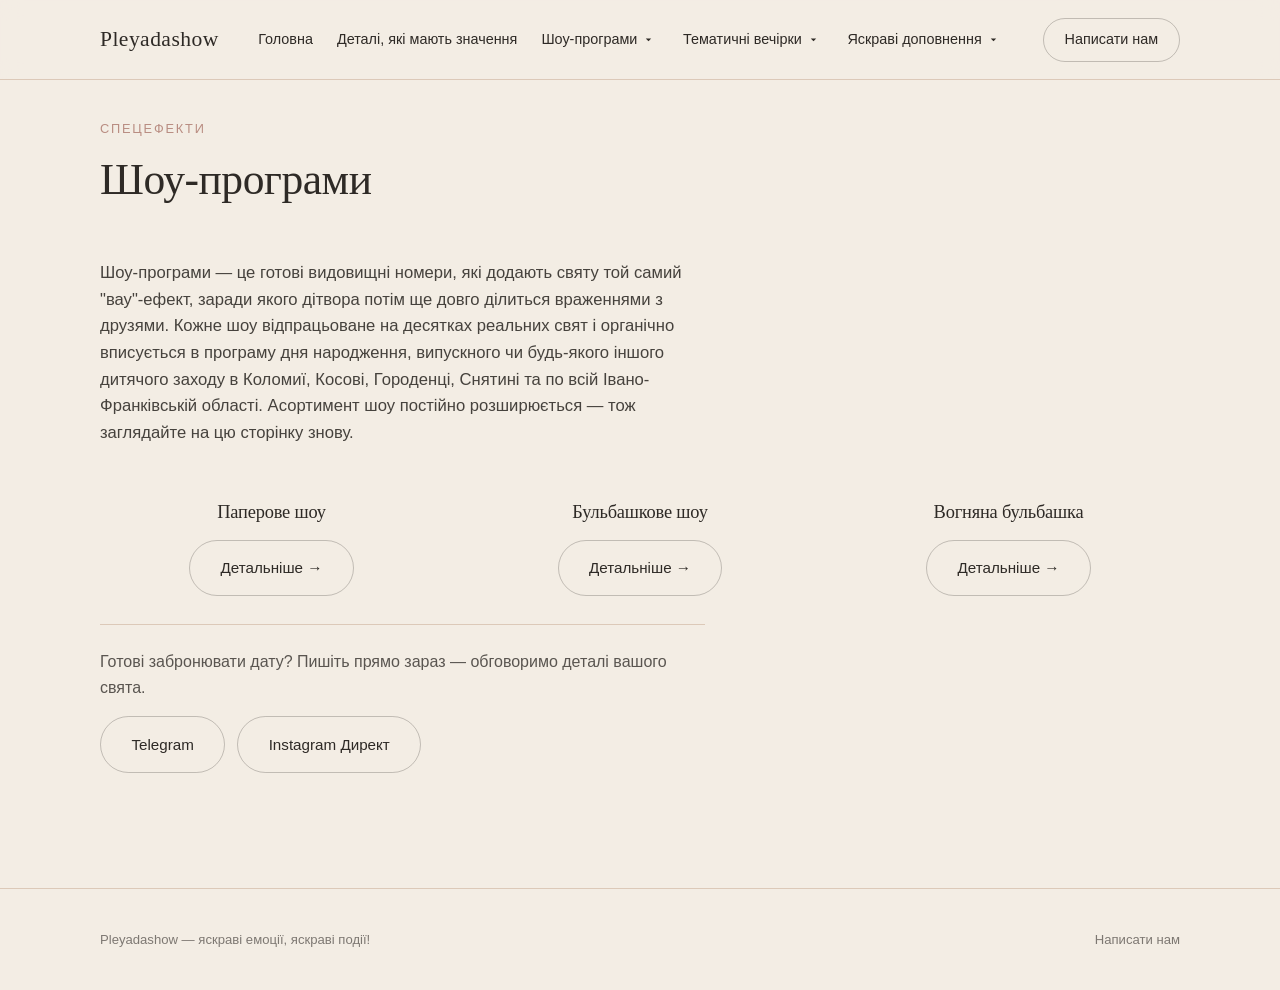
<file: shou-programy.html>
<!DOCTYPE html>
<html lang="uk">
<head>
<meta http-equiv="Content-Security-Policy" content="default-src 'self'; script-src 'self' https://www.googletagmanager.com 'sha256-g2W8qDan6WFUx4s+vovVb6ktV11liQ6JTKn077aftkg='; style-src 'self' 'unsafe-inline' https://fonts.googleapis.com; font-src 'self' https://fonts.gstatic.com; img-src 'self' data:; connect-src 'self' https://www.google-analytics.com https://*.google-analytics.com https://www.googletagmanager.com; base-uri 'self'; object-src 'none'">
<!-- Google tag (gtag.js) -->
<script async src="https://www.googletagmanager.com/gtag/js?id=G-N60QJBLRVB"></script>
<script>
  window.dataLayer = window.dataLayer || [];
  function gtag(){dataLayer.push(arguments);}
  gtag('js', new Date());
  gtag('config', 'G-N60QJBLRVB');
</script>
<meta charset="UTF-8">
<meta name="viewport" content="width=device-width, initial-scale=1">
<title>Шоу-програми — паперове шоу, бульбашкове шоу, вогняна бульбашка | Pleyadashow</title>
<meta name="description" content="Шоу-програми для дитячих свят: паперове шоу, бульбашкове шоу з людиною в бульбашці та вогняна бульбашка. Замовити в Коломиї та по всій Івано-Франківській області.">
<link rel="canonical" href="https://animatory.in.ua/shou-programy.html">

<!-- Open Graph -->
<meta property="og:type" content="website">
<meta property="og:locale" content="uk_UA">
<meta property="og:site_name" content="Pleyadashow">
<meta property="og:title" content="Шоу-програми — паперове шоу, бульбашкове шоу, вогняна бульбашка | Pleyadashow">
<meta property="og:description" content="Шоу-програми для дитячих свят: паперове шоу, бульбашкове шоу з людиною в бульбашці та вогняна бульбашка. Замовити в Коломиї та по всій Івано-Франківській області.">
<meta property="og:url" content="https://animatory.in.ua/shou-programy.html">
<meta property="og:image" content="https://animatory.in.ua/assets/images/og-image.jpg">
<meta property="og:image:width" content="1200">
<meta property="og:image:height" content="630">
<meta name="twitter:card" content="summary_large_image">
<meta name="twitter:title" content="Шоу-програми — паперове шоу, бульбашкове шоу, вогняна бульбашка | Pleyadashow">
<meta name="twitter:description" content="Шоу-програми для дитячих свят: паперове шоу, бульбашкове шоу з людиною в бульбашці та вогняна бульбашка.">
<meta name="twitter:image" content="https://animatory.in.ua/assets/images/og-image.jpg">

<link rel="icon" href="favicon.ico" sizes="any">
<link rel="icon" type="image/png" sizes="32x32" href="assets/images/favicon-32.png">
<link rel="icon" type="image/png" sizes="192x192" href="assets/images/icon-192.png">
<link rel="apple-touch-icon" href="assets/images/apple-touch-icon.png">
<meta name="theme-color" content="#2E2A26">

<link rel="preconnect" href="https://fonts.googleapis.com">
<link rel="preconnect" href="https://fonts.gstatic.com" crossorigin>
<link href="https://fonts.googleapis.com/css2?family=Fraunces:ital,opsz,wght@0,9..144,400;0,9..144,500;1,9..144,500&family=Inter:wght@400;500;600&display=swap" rel="stylesheet">
<link rel="stylesheet" href="assets/css/style.css">

<script type="application/ld+json">
{
  "@context": "https://schema.org",
  "@type": "Service",
  "name": "Шоу-програми",
  "description": "Шоу-програми — готові видовищні номери для дитячих свят: паперове шоу, бульбашкове шоу з людиною в бульбашці та вогняна бульбашка.",
  "provider": {
    "@type": "Organization",
    "name": "Pleyadashow",
    "url": "https://animatory.in.ua/"
  },
  "areaServed": [
    {"@type": "City", "name": "Коломия"},
    {"@type": "AdministrativeArea", "name": "Івано-Франківська область"}
  ],
  "serviceType": "Шоу-програма для дитячого свята"
}
</script>
</head>
<body>

<header class="site-header site-header--solid">
  <div class="container">
    <a href="index.html#top" class="logo">Pleyadashow</a>
    <nav class="site-nav">
      <a href="index.html#top">Головна</a>
      <a href="experience.html">Деталі, які мають значення</a>
      <div class="nav-dropdown">
        <a href="shou-programy.html">Шоу-програми</a>
        <button type="button" class="nav-dropdown-caret" aria-expanded="false" aria-controls="nav-submenu-shows" aria-label="Розгорнути підменю «Шоу-програми»">
          <svg viewBox="0 0 24 24" aria-hidden="true"><path d="M7 10l5 5 5-5z"/></svg>
        </button>
        <div class="nav-dropdown-menu" id="nav-submenu-shows">
          <div class="nav-dropdown-menu-inner">
            <a href="paperove-shou.html">Паперове шоу</a>
            <a href="bulbashkove-shou.html">Бульбашкове шоу</a>
            <a href="vognyana-bulbashka.html">Вогняна бульбашка</a>
          </div>
        </div>
      </div>
      <div class="nav-dropdown">
        <a href="tematychni-vechirky.html">Тематичні вечірки</a>
        <button type="button" class="nav-dropdown-caret" aria-expanded="false" aria-controls="nav-submenu-parties" aria-label="Розгорнути підменю «Тематичні вечірки»">
          <svg viewBox="0 0 24 24" aria-hidden="true"><path d="M7 10l5 5 5-5z"/></svg>
        </button>
        <div class="nav-dropdown-menu" id="nav-submenu-parties">
          <div class="nav-dropdown-menu-inner">
            <a href="futbolna-vechirka.html">Футбольна вечірка</a>
            <a href="disko-pati.html">Диско-паті</a>
            <a href="veduchi-vechirok.html">Ведучі вечірок</a>
          </div>
        </div>
      </div>
      <div class="nav-dropdown">
        <a href="yaskravi-dopovnennya.html">Яскраві доповнення</a>
        <button type="button" class="nav-dropdown-caret" aria-expanded="false" aria-controls="nav-submenu-extras" aria-label="Розгорнути підменю «Яскраві доповнення»">
          <svg viewBox="0 0 24 24" aria-hidden="true"><path d="M7 10l5 5 5-5z"/></svg>
        </button>
        <div class="nav-dropdown-menu" id="nav-submenu-extras">
          <div class="nav-dropdown-menu-inner">
            <a href="kulya-syurpryz.html">Куля сюрприз</a>
            <a href="tymchasovi-tatu.html">Тимчасові тату</a>
            <a href="glitter-tatu.html">Гліттер тату</a>
            <a href="akvagrym.html">Аквагрим</a>
          </div>
        </div>
      </div>
    </nav>
    <div class="header-actions">
      <a href="index.html#contact" class="btn btn--outline header-cta">Написати нам</a>
      <button type="button" class="menu-toggle" id="menu-toggle" aria-label="Відкрити меню" aria-expanded="false" aria-controls="mobile-menu">
        <span></span><span></span><span></span>
      </button>
    </div>
  </div>
  <nav class="mobile-menu" id="mobile-menu" aria-hidden="true">
    <a href="index.html#top">Головна</a>
    <a href="experience.html">Деталі, які мають значення</a>
    <div class="mobile-menu-item">
      <div class="mobile-menu-row">
        <a href="shou-programy.html" class="mobile-menu-link">Шоу-програми</a>
        <button type="button" class="mobile-menu-caret" aria-expanded="false" aria-controls="mobile-submenu-shows" aria-label="Розгорнути підменю «Шоу-програми»">
          <span class="mobile-menu-caret-icon" aria-hidden="true">▾</span>
        </button>
      </div>
      <div class="mobile-submenu" id="mobile-submenu-shows">
        <div class="mobile-submenu-inner">
          <a href="paperove-shou.html">Паперове шоу</a>
          <a href="bulbashkove-shou.html">Бульбашкове шоу</a>
          <a href="vognyana-bulbashka.html">Вогняна бульбашка</a>
        </div>
      </div>
    </div>
    <div class="mobile-menu-item">
      <div class="mobile-menu-row">
        <a href="tematychni-vechirky.html" class="mobile-menu-link">Тематичні вечірки</a>
        <button type="button" class="mobile-menu-caret" aria-expanded="false" aria-controls="mobile-submenu-parties" aria-label="Розгорнути підменю «Тематичні вечірки»">
          <span class="mobile-menu-caret-icon" aria-hidden="true">▾</span>
        </button>
      </div>
      <div class="mobile-submenu" id="mobile-submenu-parties">
        <div class="mobile-submenu-inner">
          <a href="futbolna-vechirka.html">Футбольна вечірка</a>
          <a href="disko-pati.html">Диско-паті</a>
          <a href="veduchi-vechirok.html">Ведучі вечірок</a>
        </div>
      </div>
    </div>
    <div class="mobile-menu-item">
      <div class="mobile-menu-row">
        <a href="yaskravi-dopovnennya.html" class="mobile-menu-link">Яскраві доповнення</a>
        <button type="button" class="mobile-menu-caret" aria-expanded="false" aria-controls="mobile-submenu-extras" aria-label="Розгорнути підменю «Яскраві доповнення»">
          <span class="mobile-menu-caret-icon" aria-hidden="true">▾</span>
        </button>
      </div>
      <div class="mobile-submenu" id="mobile-submenu-extras">
        <div class="mobile-submenu-inner">
          <a href="kulya-syurpryz.html">Куля сюрприз</a>
          <a href="tymchasovi-tatu.html">Тимчасові тату</a>
          <a href="glitter-tatu.html">Гліттер тату</a>
          <a href="akvagrym.html">Аквагрим</a>
        </div>
      </div>
    </div>
  </nav>
</header>
<div class="mobile-menu-backdrop" id="mobile-menu-backdrop"></div>

<main id="top">

  <!-- ============================= SHOW PROGRAMS HUB ============================= -->
  <section class="section">
    <div class="container">
      <div class="section-head" data-reveal>
        <p class="eyebrow">Спецефекти</p>
        <h1 class="section-title">Шоу-програми</h1>
      </div>
      <div class="paper-show-body">
        <p class="paper-show-text" data-reveal>Шоу-програми — це готові видовищні номери, які додають святу той самий "вау"-ефект, заради якого дітвора потім ще довго ділиться враженнями з друзями. Кожне шоу відпрацьоване на десятках реальних свят і органічно вписується в програму дня народження, випускного чи будь-якого іншого дитячого заходу в Коломиї, Косові, Городенці, Снятині та по всій Івано-Франківській області. Асортимент шоу постійно розширюється — тож заглядайте на цю сторінку знову.</p>
      </div>

      <div class="theme-party-grid" data-reveal>
        <div class="theme-party-card">
          <h3 class="theme-party-card-title">Паперове шоу</h3>
          <a href="paperove-shou.html" class="btn btn--outline">Детальніше →</a>
        </div>

        <div class="theme-party-card">
          <h3 class="theme-party-card-title">Бульбашкове шоу</h3>
          <a href="bulbashkove-shou.html" class="btn btn--outline">Детальніше →</a>
        </div>

        <div class="theme-party-card">
          <h3 class="theme-party-card-title">Вогняна бульбашка</h3>
          <a href="vognyana-bulbashka.html" class="btn btn--outline">Детальніше →</a>
        </div>
      </div>

      <div class="paper-show-body">
        <div class="article-cta" data-reveal>
          <p>Готові забронювати дату? Пишіть прямо зараз — обговоримо деталі вашого свята.</p>
          <div class="article-cta-links">
            <a href="https://t.me/Fetyushka" target="_blank" rel="noopener" class="btn btn--outline">Telegram</a>
            <a href="https://ig.me/m/pleyadashow" target="_blank" rel="noopener" class="btn btn--outline">Instagram Директ</a>
          </div>
        </div>
      </div>
    </div>
  </section>

</main>

<footer class="site-footer">
  <div class="container">
    <span>Pleyadashow — яскраві емоції, яскраві події!</span>
    <a href="index.html#contact">Написати нам</a>
  </div>
</footer>

<a href="#top" class="back-to-top" aria-label="Повернутись угору сторінки">↑</a>

<script src="assets/js/main.js"></script>
</body>
</html>
</file>
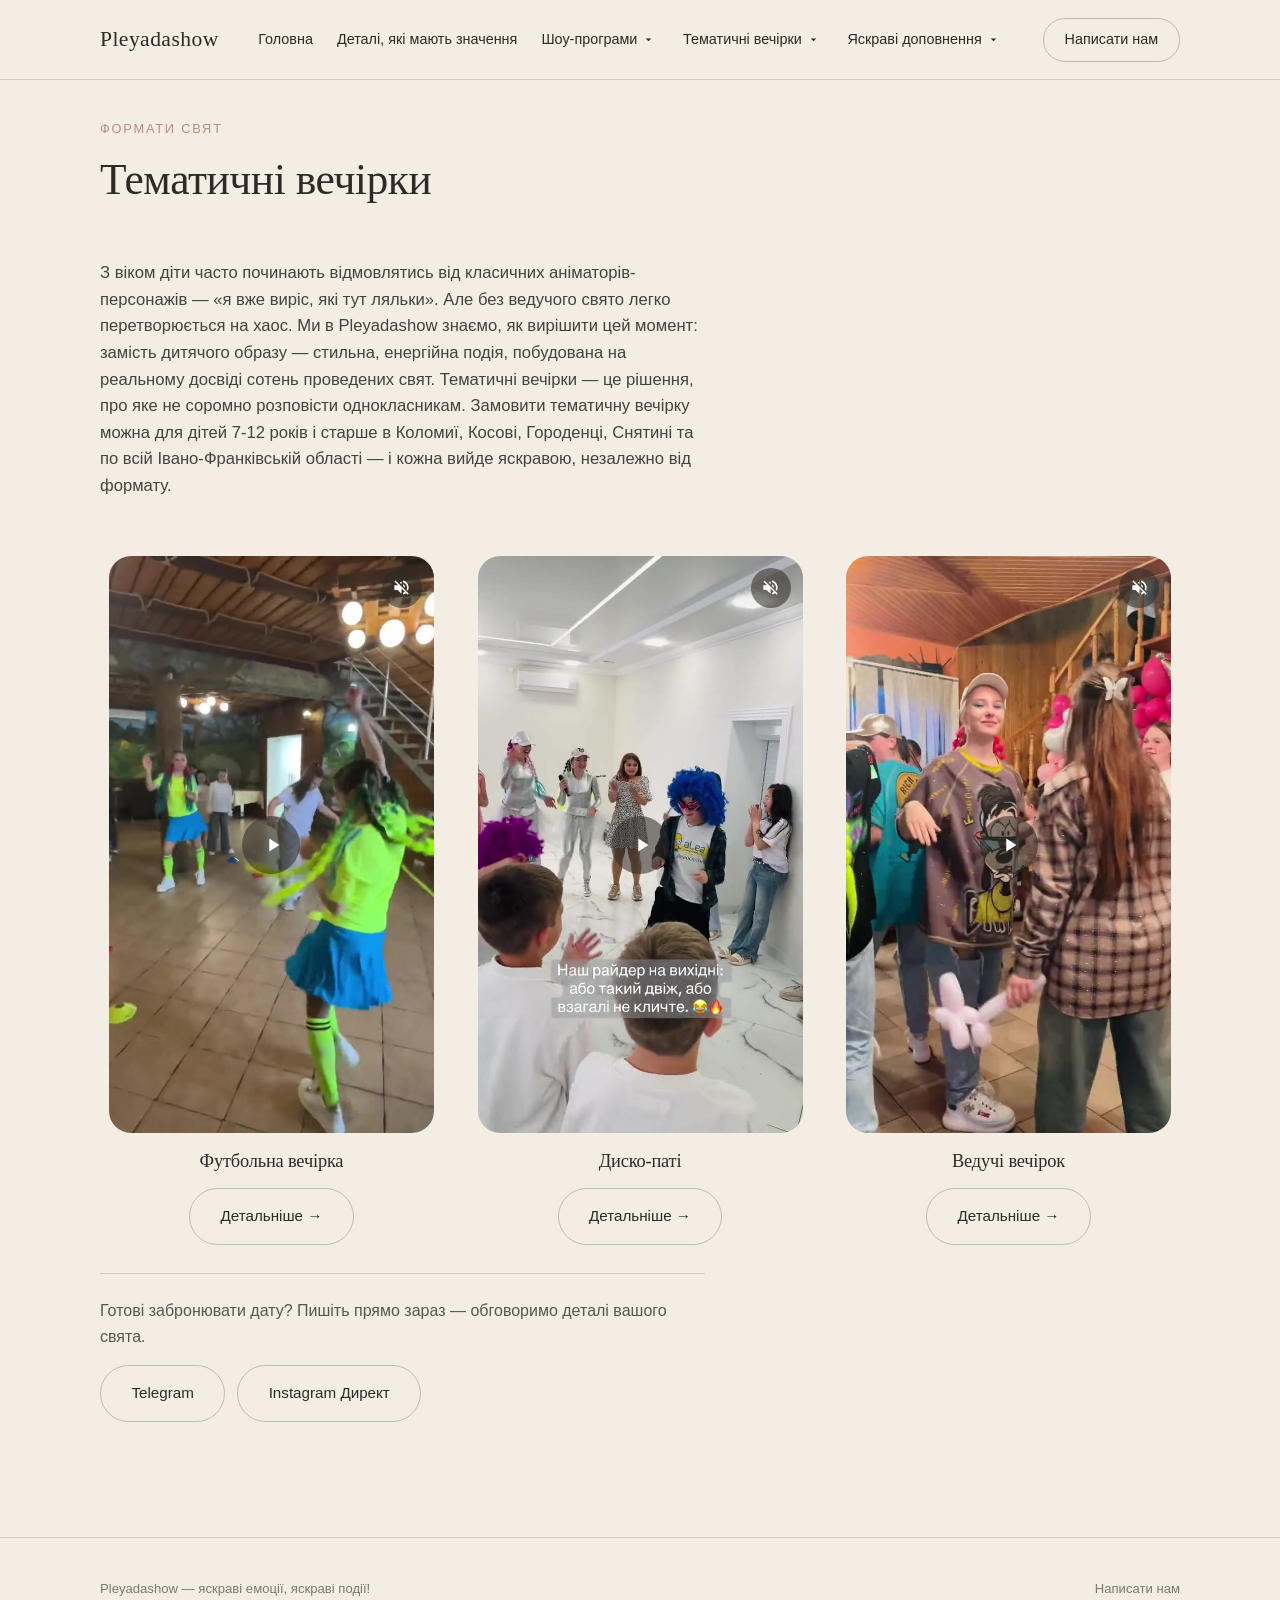
<file: tematychni-vechirky.html>
<!DOCTYPE html>
<html lang="uk">
<head>
<meta http-equiv="Content-Security-Policy" content="default-src 'self'; script-src 'self' https://www.googletagmanager.com 'sha256-g2W8qDan6WFUx4s+vovVb6ktV11liQ6JTKn077aftkg='; style-src 'self' 'unsafe-inline' https://fonts.googleapis.com; font-src 'self' https://fonts.gstatic.com; img-src 'self' data:; connect-src 'self' https://www.google-analytics.com https://*.google-analytics.com https://www.googletagmanager.com; base-uri 'self'; object-src 'none'">
<!-- Google tag (gtag.js) -->
<script async src="https://www.googletagmanager.com/gtag/js?id=G-N60QJBLRVB"></script>
<script>
  window.dataLayer = window.dataLayer || [];
  function gtag(){dataLayer.push(arguments);}
  gtag('js', new Date());
  gtag('config', 'G-N60QJBLRVB');
</script>
<meta charset="UTF-8">
<meta name="viewport" content="width=device-width, initial-scale=1">
<title>Тематичні вечірки — футбол, диско-паті, ведучі | Pleyadashow</title>
<meta name="description" content="Тематичні вечірки для дітей 7-12 років і старше: футбольна вечірка, диско-паті та ведучі вечірок без дитячих персонажів-аніматорів. Замовити в Коломиї та по всій Івано-Франківській області.">
<link rel="canonical" href="https://animatory.in.ua/tematychni-vechirky.html">

<!-- Open Graph -->
<meta property="og:type" content="website">
<meta property="og:locale" content="uk_UA">
<meta property="og:site_name" content="Pleyadashow">
<meta property="og:title" content="Тематичні вечірки — футбол, диско-паті, ведучі | Pleyadashow">
<meta property="og:description" content="Тематичні вечірки для дітей 7-12 років і старше: футбольна вечірка, диско-паті та ведучі вечірок без дитячих персонажів-аніматорів. Замовити в Коломиї та по всій Івано-Франківській області.">
<meta property="og:url" content="https://animatory.in.ua/tematychni-vechirky.html">
<meta property="og:image" content="https://animatory.in.ua/assets/images/og-image.jpg">
<meta property="og:image:width" content="1200">
<meta property="og:image:height" content="630">
<meta name="twitter:card" content="summary_large_image">
<meta name="twitter:title" content="Тематичні вечірки — футбол, диско-паті, ведучі | Pleyadashow">
<meta name="twitter:description" content="Тематичні вечірки для дітей 7-12 років і старше: футбольна вечірка, диско-паті та ведучі вечірок без дитячих персонажів-аніматорів.">
<meta name="twitter:image" content="https://animatory.in.ua/assets/images/og-image.jpg">

<link rel="icon" href="favicon.ico" sizes="any">
<link rel="icon" type="image/png" sizes="32x32" href="assets/images/favicon-32.png">
<link rel="icon" type="image/png" sizes="192x192" href="assets/images/icon-192.png">
<link rel="apple-touch-icon" href="assets/images/apple-touch-icon.png">
<meta name="theme-color" content="#2E2A26">

<link rel="preconnect" href="https://fonts.googleapis.com">
<link rel="preconnect" href="https://fonts.gstatic.com" crossorigin>
<link href="https://fonts.googleapis.com/css2?family=Fraunces:ital,opsz,wght@0,9..144,400;0,9..144,500;1,9..144,500&family=Inter:wght@400;500;600&display=swap" rel="stylesheet">
<link rel="stylesheet" href="assets/css/style.css">

<script type="application/ld+json">
{
  "@context": "https://schema.org",
  "@type": "Service",
  "name": "Тематичні вечірки",
  "description": "Тематичні вечірки — альтернатива класичним аніматорам-персонажам для дітей, які вже з них виросли: футбольна вечірка, диско-паті та формат з ведучими вечірок без прив'язки до конкретного образу. Підходить для дітей 7-12 років і старше.",
  "provider": {
    "@type": "Organization",
    "name": "Pleyadashow",
    "url": "https://animatory.in.ua/"
  },
  "areaServed": [
    {"@type": "City", "name": "Коломия"},
    {"@type": "AdministrativeArea", "name": "Івано-Франківська область"}
  ],
  "serviceType": "Тематична вечірка для дітей"
}
</script>
</head>
<body>

<header class="site-header site-header--solid">
  <div class="container">
    <a href="index.html#top" class="logo">Pleyadashow</a>
    <nav class="site-nav">
      <a href="index.html#top">Головна</a>
      <a href="experience.html">Деталі, які мають значення</a>
      <div class="nav-dropdown">
        <a href="shou-programy.html">Шоу-програми</a>
        <button type="button" class="nav-dropdown-caret" aria-expanded="false" aria-controls="nav-submenu-shows" aria-label="Розгорнути підменю «Шоу-програми»">
          <svg viewBox="0 0 24 24" aria-hidden="true"><path d="M7 10l5 5 5-5z"/></svg>
        </button>
        <div class="nav-dropdown-menu" id="nav-submenu-shows">
          <div class="nav-dropdown-menu-inner">
            <a href="paperove-shou.html">Паперове шоу</a>
            <a href="bulbashkove-shou.html">Бульбашкове шоу</a>
            <a href="vognyana-bulbashka.html">Вогняна бульбашка</a>
          </div>
        </div>
      </div>
      <div class="nav-dropdown">
        <a href="tematychni-vechirky.html">Тематичні вечірки</a>
        <button type="button" class="nav-dropdown-caret" aria-expanded="false" aria-controls="nav-submenu-parties" aria-label="Розгорнути підменю «Тематичні вечірки»">
          <svg viewBox="0 0 24 24" aria-hidden="true"><path d="M7 10l5 5 5-5z"/></svg>
        </button>
        <div class="nav-dropdown-menu" id="nav-submenu-parties">
          <div class="nav-dropdown-menu-inner">
            <a href="futbolna-vechirka.html">Футбольна вечірка</a>
            <a href="disko-pati.html">Диско-паті</a>
            <a href="veduchi-vechirok.html">Ведучі вечірок</a>
          </div>
        </div>
      </div>
      <div class="nav-dropdown">
        <a href="yaskravi-dopovnennya.html">Яскраві доповнення</a>
        <button type="button" class="nav-dropdown-caret" aria-expanded="false" aria-controls="nav-submenu-extras" aria-label="Розгорнути підменю «Яскраві доповнення»">
          <svg viewBox="0 0 24 24" aria-hidden="true"><path d="M7 10l5 5 5-5z"/></svg>
        </button>
        <div class="nav-dropdown-menu" id="nav-submenu-extras">
          <div class="nav-dropdown-menu-inner">
            <a href="kulya-syurpryz.html">Куля сюрприз</a>
            <a href="tymchasovi-tatu.html">Тимчасові тату</a>
            <a href="glitter-tatu.html">Гліттер тату</a>
            <a href="akvagrym.html">Аквагрим</a>
          </div>
        </div>
      </div>
    </nav>
    <div class="header-actions">
      <a href="index.html#contact" class="btn btn--outline header-cta">Написати нам</a>
      <button type="button" class="menu-toggle" id="menu-toggle" aria-label="Відкрити меню" aria-expanded="false" aria-controls="mobile-menu">
        <span></span><span></span><span></span>
      </button>
    </div>
  </div>
  <nav class="mobile-menu" id="mobile-menu" aria-hidden="true">
    <a href="index.html#top">Головна</a>
    <a href="experience.html">Деталі, які мають значення</a>
    <div class="mobile-menu-item">
      <div class="mobile-menu-row">
        <a href="shou-programy.html" class="mobile-menu-link">Шоу-програми</a>
        <button type="button" class="mobile-menu-caret" aria-expanded="false" aria-controls="mobile-submenu-shows" aria-label="Розгорнути підменю «Шоу-програми»">
          <span class="mobile-menu-caret-icon" aria-hidden="true">▾</span>
        </button>
      </div>
      <div class="mobile-submenu" id="mobile-submenu-shows">
        <div class="mobile-submenu-inner">
          <a href="paperove-shou.html">Паперове шоу</a>
          <a href="bulbashkove-shou.html">Бульбашкове шоу</a>
          <a href="vognyana-bulbashka.html">Вогняна бульбашка</a>
        </div>
      </div>
    </div>
    <div class="mobile-menu-item">
      <div class="mobile-menu-row">
        <a href="tematychni-vechirky.html" class="mobile-menu-link">Тематичні вечірки</a>
        <button type="button" class="mobile-menu-caret" aria-expanded="false" aria-controls="mobile-submenu-parties" aria-label="Розгорнути підменю «Тематичні вечірки»">
          <span class="mobile-menu-caret-icon" aria-hidden="true">▾</span>
        </button>
      </div>
      <div class="mobile-submenu" id="mobile-submenu-parties">
        <div class="mobile-submenu-inner">
          <a href="futbolna-vechirka.html">Футбольна вечірка</a>
          <a href="disko-pati.html">Диско-паті</a>
          <a href="veduchi-vechirok.html">Ведучі вечірок</a>
        </div>
      </div>
    </div>
    <div class="mobile-menu-item">
      <div class="mobile-menu-row">
        <a href="yaskravi-dopovnennya.html" class="mobile-menu-link">Яскраві доповнення</a>
        <button type="button" class="mobile-menu-caret" aria-expanded="false" aria-controls="mobile-submenu-extras" aria-label="Розгорнути підменю «Яскраві доповнення»">
          <span class="mobile-menu-caret-icon" aria-hidden="true">▾</span>
        </button>
      </div>
      <div class="mobile-submenu" id="mobile-submenu-extras">
        <div class="mobile-submenu-inner">
          <a href="kulya-syurpryz.html">Куля сюрприз</a>
          <a href="tymchasovi-tatu.html">Тимчасові тату</a>
          <a href="glitter-tatu.html">Гліттер тату</a>
          <a href="akvagrym.html">Аквагрим</a>
        </div>
      </div>
    </div>
  </nav>
</header>
<div class="mobile-menu-backdrop" id="mobile-menu-backdrop"></div>

<main id="top">

  <!-- ============================= THEMED PARTIES HUB ============================= -->
  <section class="section">
    <div class="container">
      <div class="section-head" data-reveal>
        <p class="eyebrow">Формати свят</p>
        <h1 class="section-title">Тематичні вечірки</h1>
      </div>
      <div class="paper-show-body">
        <p class="paper-show-text" data-reveal>З віком діти часто починають відмовлятись від класичних аніматорів-персонажів — «я вже виріс, які тут ляльки». Але без ведучого свято легко перетворюється на хаос. Ми в Pleyadashow знаємо, як вирішити цей момент: замість дитячого образу — стильна, енергійна подія, побудована на реальному досвіді сотень проведених свят. Тематичні вечірки — це рішення, про яке не соромно розповісти однокласникам. Замовити тематичну вечірку можна для дітей 7-12 років і старше в Коломиї, Косові, Городенці, Снятині та по всій Івано-Франківській області — і кожна вийде яскравою, незалежно від формату.</p>
      </div>

      <div class="theme-party-grid" data-reveal>
        <div class="theme-party-card">
          <div class="video-preview" data-index="1">
            <video preload="none" muted playsinline poster="assets/images/futbolna-vechirka/futbolna-vechirka-01.jpg">
              <source src="assets/videos/futboll/futbolna-vechirka-01.mp4" type="video/mp4">
            </video>
            <button type="button" class="video-play-btn" aria-label="Відтворити відео">
              <svg viewBox="0 0 24 24" aria-hidden="true"><path d="M8 5v14l11-7z"/></svg>
            </button>
            <button type="button" class="video-unmute-btn" aria-pressed="false" aria-label="Увімкнути звук">
              <svg class="icon-muted" viewBox="0 0 24 24" aria-hidden="true"><path d="M16.5 12c0-1.77-1.02-3.29-2.5-4.03v2.21l2.45 2.45c.03-.2.05-.41.05-.63zm2.5 0c0 .94-.2 1.82-.54 2.64l1.51 1.51C20.63 14.91 21 13.5 21 12c0-4.28-2.99-7.86-7-8.77v2.06c2.89.86 5 3.54 5 6.71zM4.27 3L3 4.27 7.73 9H3v6h4l5 5v-6.73l4.25 4.25c-.67.52-1.42.93-2.25 1.18v2.06a8.99 8.99 0 003.69-1.81L19.73 21 21 19.73l-9-9L4.27 3zM12 4L9.91 6.09 12 8.18V4z"/></svg>
              <svg class="icon-unmuted" viewBox="0 0 24 24" aria-hidden="true"><path d="M3 9v6h4l5 5V4L7 9H3zm13.5 3c0-1.77-1.02-3.29-2.5-4.03v8.05c1.48-.73 2.5-2.25 2.5-4.02zM14 3.23v2.06c2.89.86 5 3.54 5 6.71s-2.11 5.85-5 6.71v2.06c4.01-.91 7-4.49 7-8.77s-2.99-7.86-7-8.77z"/></svg>
            </button>
          </div>
          <h3 class="theme-party-card-title">Футбольна вечірка</h3>
          <a href="futbolna-vechirka.html" class="btn btn--outline">Детальніше →</a>
        </div>

        <div class="theme-party-card">
          <div class="video-preview" data-index="2">
            <video preload="none" muted playsinline poster="assets/images/disko-pati/disko-pati-01.jpg">
              <source src="assets/videos/discoparty/disko-pati-01.mp4" type="video/mp4">
            </video>
            <button type="button" class="video-play-btn" aria-label="Відтворити відео">
              <svg viewBox="0 0 24 24" aria-hidden="true"><path d="M8 5v14l11-7z"/></svg>
            </button>
            <button type="button" class="video-unmute-btn" aria-pressed="false" aria-label="Увімкнути звук">
              <svg class="icon-muted" viewBox="0 0 24 24" aria-hidden="true"><path d="M16.5 12c0-1.77-1.02-3.29-2.5-4.03v2.21l2.45 2.45c.03-.2.05-.41.05-.63zm2.5 0c0 .94-.2 1.82-.54 2.64l1.51 1.51C20.63 14.91 21 13.5 21 12c0-4.28-2.99-7.86-7-8.77v2.06c2.89.86 5 3.54 5 6.71zM4.27 3L3 4.27 7.73 9H3v6h4l5 5v-6.73l4.25 4.25c-.67.52-1.42.93-2.25 1.18v2.06a8.99 8.99 0 003.69-1.81L19.73 21 21 19.73l-9-9L4.27 3zM12 4L9.91 6.09 12 8.18V4z"/></svg>
              <svg class="icon-unmuted" viewBox="0 0 24 24" aria-hidden="true"><path d="M3 9v6h4l5 5V4L7 9H3zm13.5 3c0-1.77-1.02-3.29-2.5-4.03v8.05c1.48-.73 2.5-2.25 2.5-4.02zM14 3.23v2.06c2.89.86 5 3.54 5 6.71s-2.11 5.85-5 6.71v2.06c4.01-.91 7-4.49 7-8.77s-2.99-7.86-7-8.77z"/></svg>
            </button>
          </div>
          <h3 class="theme-party-card-title">Диско-паті</h3>
          <a href="disko-pati.html" class="btn btn--outline">Детальніше →</a>
        </div>

        <div class="theme-party-card">
          <div class="video-preview" data-index="3">
            <video preload="none" muted playsinline poster="assets/images/veduchi-vechirok/veduchi-vechirok-01.jpg">
              <source src="assets/videos/veduchi/veduchi-vechirok-01.mp4" type="video/mp4">
            </video>
            <button type="button" class="video-play-btn" aria-label="Відтворити відео">
              <svg viewBox="0 0 24 24" aria-hidden="true"><path d="M8 5v14l11-7z"/></svg>
            </button>
            <button type="button" class="video-unmute-btn" aria-pressed="false" aria-label="Увімкнути звук">
              <svg class="icon-muted" viewBox="0 0 24 24" aria-hidden="true"><path d="M16.5 12c0-1.77-1.02-3.29-2.5-4.03v2.21l2.45 2.45c.03-.2.05-.41.05-.63zm2.5 0c0 .94-.2 1.82-.54 2.64l1.51 1.51C20.63 14.91 21 13.5 21 12c0-4.28-2.99-7.86-7-8.77v2.06c2.89.86 5 3.54 5 6.71zM4.27 3L3 4.27 7.73 9H3v6h4l5 5v-6.73l4.25 4.25c-.67.52-1.42.93-2.25 1.18v2.06a8.99 8.99 0 003.69-1.81L19.73 21 21 19.73l-9-9L4.27 3zM12 4L9.91 6.09 12 8.18V4z"/></svg>
              <svg class="icon-unmuted" viewBox="0 0 24 24" aria-hidden="true"><path d="M3 9v6h4l5 5V4L7 9H3zm13.5 3c0-1.77-1.02-3.29-2.5-4.03v8.05c1.48-.73 2.5-2.25 2.5-4.02zM14 3.23v2.06c2.89.86 5 3.54 5 6.71s-2.11 5.85-5 6.71v2.06c4.01-.91 7-4.49 7-8.77s-2.99-7.86-7-8.77z"/></svg>
            </button>
          </div>
          <h3 class="theme-party-card-title">Ведучі вечірок</h3>
          <a href="veduchi-vechirok.html" class="btn btn--outline">Детальніше →</a>
        </div>
      </div>

      <div class="paper-show-body">
        <div class="article-cta" data-reveal>
          <p>Готові забронювати дату? Пишіть прямо зараз — обговоримо деталі вашого свята.</p>
          <div class="article-cta-links">
            <a href="https://t.me/Fetyushka" target="_blank" rel="noopener" class="btn btn--outline">Telegram</a>
            <a href="https://ig.me/m/pleyadashow" target="_blank" rel="noopener" class="btn btn--outline">Instagram Директ</a>
          </div>
        </div>
      </div>
    </div>
  </section>

</main>

<footer class="site-footer">
  <div class="container">
    <span>Pleyadashow — яскраві емоції, яскраві події!</span>
    <a href="index.html#contact">Написати нам</a>
  </div>
</footer>

<a href="#top" class="back-to-top" aria-label="Повернутись угору сторінки">↑</a>

<script src="assets/js/main.js"></script>
</body>
</html>
</file>
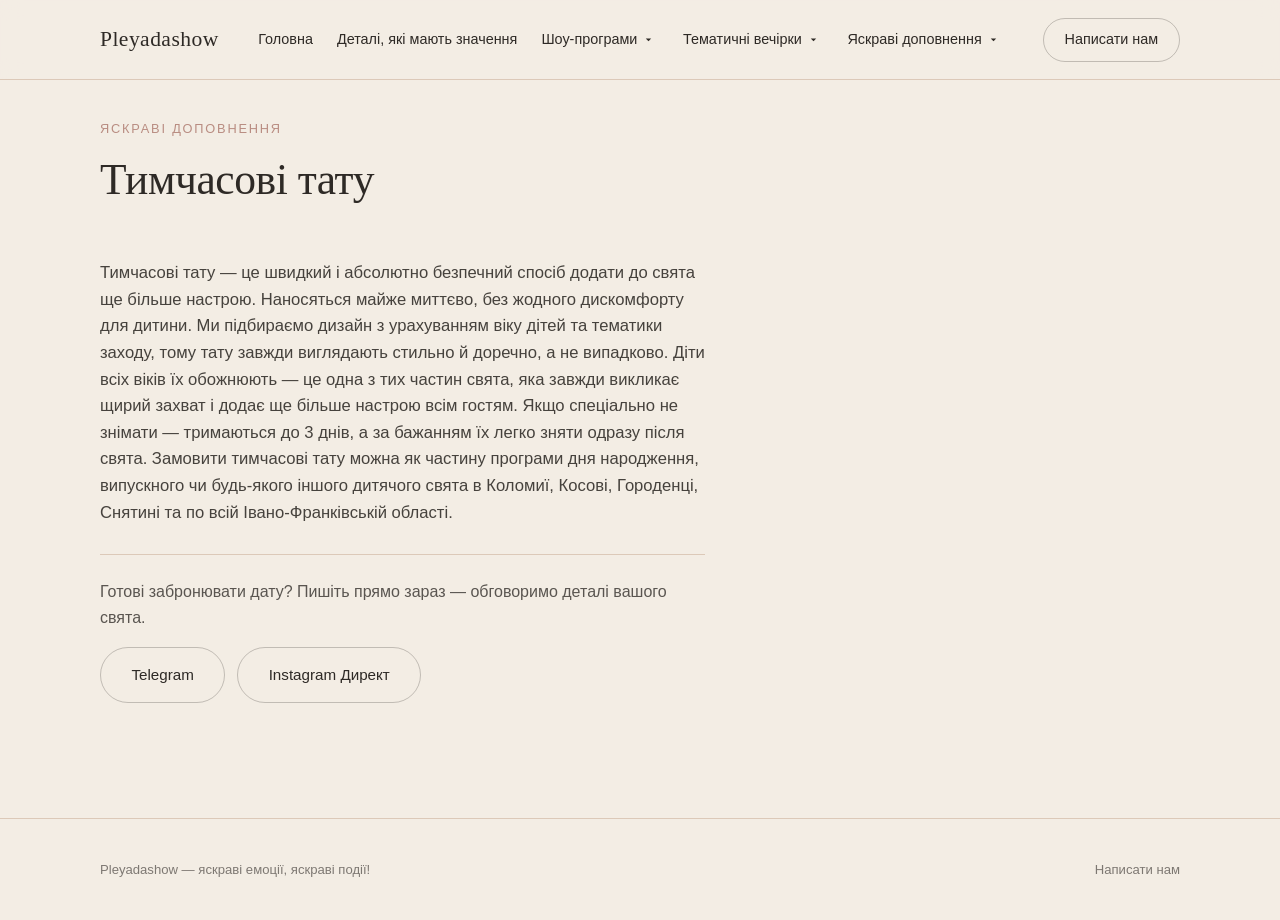
<file: tymchasovi-tatu.html>
<!DOCTYPE html>
<html lang="uk">
<head>
<meta http-equiv="Content-Security-Policy" content="default-src 'self'; script-src 'self' https://www.googletagmanager.com 'sha256-g2W8qDan6WFUx4s+vovVb6ktV11liQ6JTKn077aftkg='; style-src 'self' 'unsafe-inline' https://fonts.googleapis.com; font-src 'self' https://fonts.gstatic.com; img-src 'self' data:; connect-src 'self' https://www.google-analytics.com https://*.google-analytics.com https://www.googletagmanager.com; base-uri 'self'; object-src 'none'">
<!-- Google tag (gtag.js) -->
<script async src="https://www.googletagmanager.com/gtag/js?id=G-N60QJBLRVB"></script>
<script>
  window.dataLayer = window.dataLayer || [];
  function gtag(){dataLayer.push(arguments);}
  gtag('js', new Date());
  gtag('config', 'G-N60QJBLRVB');
</script>
<meta charset="UTF-8">
<meta name="viewport" content="width=device-width, initial-scale=1">
<title>Тимчасові тату для дитячого свята | Pleyadashow</title>
<meta name="description" content="Тимчасові тату — швидкий і безпечний спосіб додати святу настрою, дизайн під вік дитини та тематику заходу. Замовити в Коломиї та по всій Івано-Франківській області.">
<link rel="canonical" href="https://animatory.in.ua/tymchasovi-tatu.html">

<!-- Open Graph -->
<meta property="og:type" content="website">
<meta property="og:locale" content="uk_UA">
<meta property="og:site_name" content="Pleyadashow">
<meta property="og:title" content="Тимчасові тату для дитячого свята | Pleyadashow">
<meta property="og:description" content="Тимчасові тату — швидкий і безпечний спосіб додати святу настрою, дизайн під вік дитини та тематику заходу. Замовити в Коломиї та по всій Івано-Франківській області.">
<meta property="og:url" content="https://animatory.in.ua/tymchasovi-tatu.html">
<meta property="og:image" content="https://animatory.in.ua/assets/images/og-image.jpg">
<meta property="og:image:width" content="1200">
<meta property="og:image:height" content="630">
<meta name="twitter:card" content="summary_large_image">
<meta name="twitter:title" content="Тимчасові тату для дитячого свята | Pleyadashow">
<meta name="twitter:description" content="Швидкий і безпечний спосіб додати святу настрою — дизайн під вік дитини та тематику заходу.">
<meta name="twitter:image" content="https://animatory.in.ua/assets/images/og-image.jpg">

<link rel="icon" href="favicon.ico" sizes="any">
<link rel="icon" type="image/png" sizes="32x32" href="assets/images/favicon-32.png">
<link rel="icon" type="image/png" sizes="192x192" href="assets/images/icon-192.png">
<link rel="apple-touch-icon" href="assets/images/apple-touch-icon.png">
<meta name="theme-color" content="#2E2A26">

<link rel="preconnect" href="https://fonts.googleapis.com">
<link rel="preconnect" href="https://fonts.gstatic.com" crossorigin>
<link href="https://fonts.googleapis.com/css2?family=Fraunces:ital,opsz,wght@0,9..144,400;0,9..144,500;1,9..144,500&family=Inter:wght@400;500;600&display=swap" rel="stylesheet">
<link rel="stylesheet" href="assets/css/style.css">

<script type="application/ld+json">
{
  "@context": "https://schema.org",
  "@type": "Service",
  "name": "Тимчасові тату",
  "description": "Тимчасові тату — швидкий і безпечний спосіб додати святу настрою, з дизайном, підібраним під вік дітей та тематику заходу. Тримаються до 3 днів, легко знімаються за бажанням одразу після свята.",
  "provider": {
    "@type": "Organization",
    "name": "Pleyadashow",
    "url": "https://animatory.in.ua/"
  },
  "areaServed": [
    {"@type": "City", "name": "Коломия"},
    {"@type": "AdministrativeArea", "name": "Івано-Франківська область"}
  ],
  "serviceType": "Доповнення до дитячого свята"
}
</script>
</head>
<body>

<header class="site-header site-header--solid">
  <div class="container">
    <a href="index.html#top" class="logo">Pleyadashow</a>
    <nav class="site-nav">
      <a href="index.html#top">Головна</a>
      <a href="experience.html">Деталі, які мають значення</a>
      <div class="nav-dropdown">
        <a href="shou-programy.html">Шоу-програми</a>
        <button type="button" class="nav-dropdown-caret" aria-expanded="false" aria-controls="nav-submenu-shows" aria-label="Розгорнути підменю «Шоу-програми»">
          <svg viewBox="0 0 24 24" aria-hidden="true"><path d="M7 10l5 5 5-5z"/></svg>
        </button>
        <div class="nav-dropdown-menu" id="nav-submenu-shows">
          <div class="nav-dropdown-menu-inner">
            <a href="paperove-shou.html">Паперове шоу</a>
            <a href="bulbashkove-shou.html">Бульбашкове шоу</a>
            <a href="vognyana-bulbashka.html">Вогняна бульбашка</a>
          </div>
        </div>
      </div>
      <div class="nav-dropdown">
        <a href="tematychni-vechirky.html">Тематичні вечірки</a>
        <button type="button" class="nav-dropdown-caret" aria-expanded="false" aria-controls="nav-submenu-parties" aria-label="Розгорнути підменю «Тематичні вечірки»">
          <svg viewBox="0 0 24 24" aria-hidden="true"><path d="M7 10l5 5 5-5z"/></svg>
        </button>
        <div class="nav-dropdown-menu" id="nav-submenu-parties">
          <div class="nav-dropdown-menu-inner">
            <a href="futbolna-vechirka.html">Футбольна вечірка</a>
            <a href="disko-pati.html">Диско-паті</a>
            <a href="veduchi-vechirok.html">Ведучі вечірок</a>
          </div>
        </div>
      </div>
      <div class="nav-dropdown">
        <a href="yaskravi-dopovnennya.html">Яскраві доповнення</a>
        <button type="button" class="nav-dropdown-caret" aria-expanded="false" aria-controls="nav-submenu-extras" aria-label="Розгорнути підменю «Яскраві доповнення»">
          <svg viewBox="0 0 24 24" aria-hidden="true"><path d="M7 10l5 5 5-5z"/></svg>
        </button>
        <div class="nav-dropdown-menu" id="nav-submenu-extras">
          <div class="nav-dropdown-menu-inner">
            <a href="kulya-syurpryz.html">Куля сюрприз</a>
            <a href="tymchasovi-tatu.html">Тимчасові тату</a>
            <a href="glitter-tatu.html">Гліттер тату</a>
            <a href="akvagrym.html">Аквагрим</a>
          </div>
        </div>
      </div>
    </nav>
    <div class="header-actions">
      <a href="index.html#contact" class="btn btn--outline header-cta">Написати нам</a>
      <button type="button" class="menu-toggle" id="menu-toggle" aria-label="Відкрити меню" aria-expanded="false" aria-controls="mobile-menu">
        <span></span><span></span><span></span>
      </button>
    </div>
  </div>
  <nav class="mobile-menu" id="mobile-menu" aria-hidden="true">
    <a href="index.html#top">Головна</a>
    <a href="experience.html">Деталі, які мають значення</a>
    <div class="mobile-menu-item">
      <div class="mobile-menu-row">
        <a href="shou-programy.html" class="mobile-menu-link">Шоу-програми</a>
        <button type="button" class="mobile-menu-caret" aria-expanded="false" aria-controls="mobile-submenu-shows" aria-label="Розгорнути підменю «Шоу-програми»">
          <span class="mobile-menu-caret-icon" aria-hidden="true">▾</span>
        </button>
      </div>
      <div class="mobile-submenu" id="mobile-submenu-shows">
        <div class="mobile-submenu-inner">
          <a href="paperove-shou.html">Паперове шоу</a>
          <a href="bulbashkove-shou.html">Бульбашкове шоу</a>
          <a href="vognyana-bulbashka.html">Вогняна бульбашка</a>
        </div>
      </div>
    </div>
    <div class="mobile-menu-item">
      <div class="mobile-menu-row">
        <a href="tematychni-vechirky.html" class="mobile-menu-link">Тематичні вечірки</a>
        <button type="button" class="mobile-menu-caret" aria-expanded="false" aria-controls="mobile-submenu-parties" aria-label="Розгорнути підменю «Тематичні вечірки»">
          <span class="mobile-menu-caret-icon" aria-hidden="true">▾</span>
        </button>
      </div>
      <div class="mobile-submenu" id="mobile-submenu-parties">
        <div class="mobile-submenu-inner">
          <a href="futbolna-vechirka.html">Футбольна вечірка</a>
          <a href="disko-pati.html">Диско-паті</a>
          <a href="veduchi-vechirok.html">Ведучі вечірок</a>
        </div>
      </div>
    </div>
    <div class="mobile-menu-item">
      <div class="mobile-menu-row">
        <a href="yaskravi-dopovnennya.html" class="mobile-menu-link">Яскраві доповнення</a>
        <button type="button" class="mobile-menu-caret" aria-expanded="false" aria-controls="mobile-submenu-extras" aria-label="Розгорнути підменю «Яскраві доповнення»">
          <span class="mobile-menu-caret-icon" aria-hidden="true">▾</span>
        </button>
      </div>
      <div class="mobile-submenu" id="mobile-submenu-extras">
        <div class="mobile-submenu-inner">
          <a href="kulya-syurpryz.html">Куля сюрприз</a>
          <a href="tymchasovi-tatu.html">Тимчасові тату</a>
          <a href="glitter-tatu.html">Гліттер тату</a>
          <a href="akvagrym.html">Аквагрим</a>
        </div>
      </div>
    </div>
  </nav>
</header>
<div class="mobile-menu-backdrop" id="mobile-menu-backdrop"></div>

<main id="top">

  <!-- ============================= TEMPORARY TATTOOS ============================= -->
  <section class="section">
    <div class="container">
      <div class="section-head" data-reveal>
        <p class="eyebrow"><a href="yaskravi-dopovnennya.html">Яскраві доповнення</a></p>
        <h1 class="section-title">Тимчасові тату</h1>
      </div>
      <div class="paper-show-body">
        <p class="paper-show-text" data-reveal>Тимчасові тату — це швидкий і абсолютно безпечний спосіб додати до свята ще більше настрою. Наносяться майже миттєво, без жодного дискомфорту для дитини. Ми підбираємо дизайн з урахуванням віку дітей та тематики заходу, тому тату завжди виглядають стильно й доречно, а не випадково. Діти всіх віків їх обожнюють — це одна з тих частин свята, яка завжди викликає щирий захват і додає ще більше настрою всім гостям. Якщо спеціально не знімати — тримаються до 3 днів, а за бажанням їх легко зняти одразу після свята. Замовити тимчасові тату можна як частину програми дня народження, випускного чи будь-якого іншого дитячого свята в Коломиї, Косові, Городенці, Снятині та по всій Івано-Франківській області.</p>
      </div>

      <div class="paper-show-body">
        <div class="article-cta" data-reveal>
          <p>Готові забронювати дату? Пишіть прямо зараз — обговоримо деталі вашого свята.</p>
          <div class="article-cta-links">
            <a href="https://t.me/Fetyushka" target="_blank" rel="noopener" class="btn btn--outline">Telegram</a>
            <a href="https://ig.me/m/pleyadashow" target="_blank" rel="noopener" class="btn btn--outline">Instagram Директ</a>
          </div>
        </div>
      </div>
    </div>
  </section>

</main>

<footer class="site-footer">
  <div class="container">
    <span>Pleyadashow — яскраві емоції, яскраві події!</span>
    <a href="index.html#contact">Написати нам</a>
  </div>
</footer>

<a href="#top" class="back-to-top" aria-label="Повернутись угору сторінки">↑</a>

<script src="assets/js/main.js"></script>
</body>
</html>
</file>
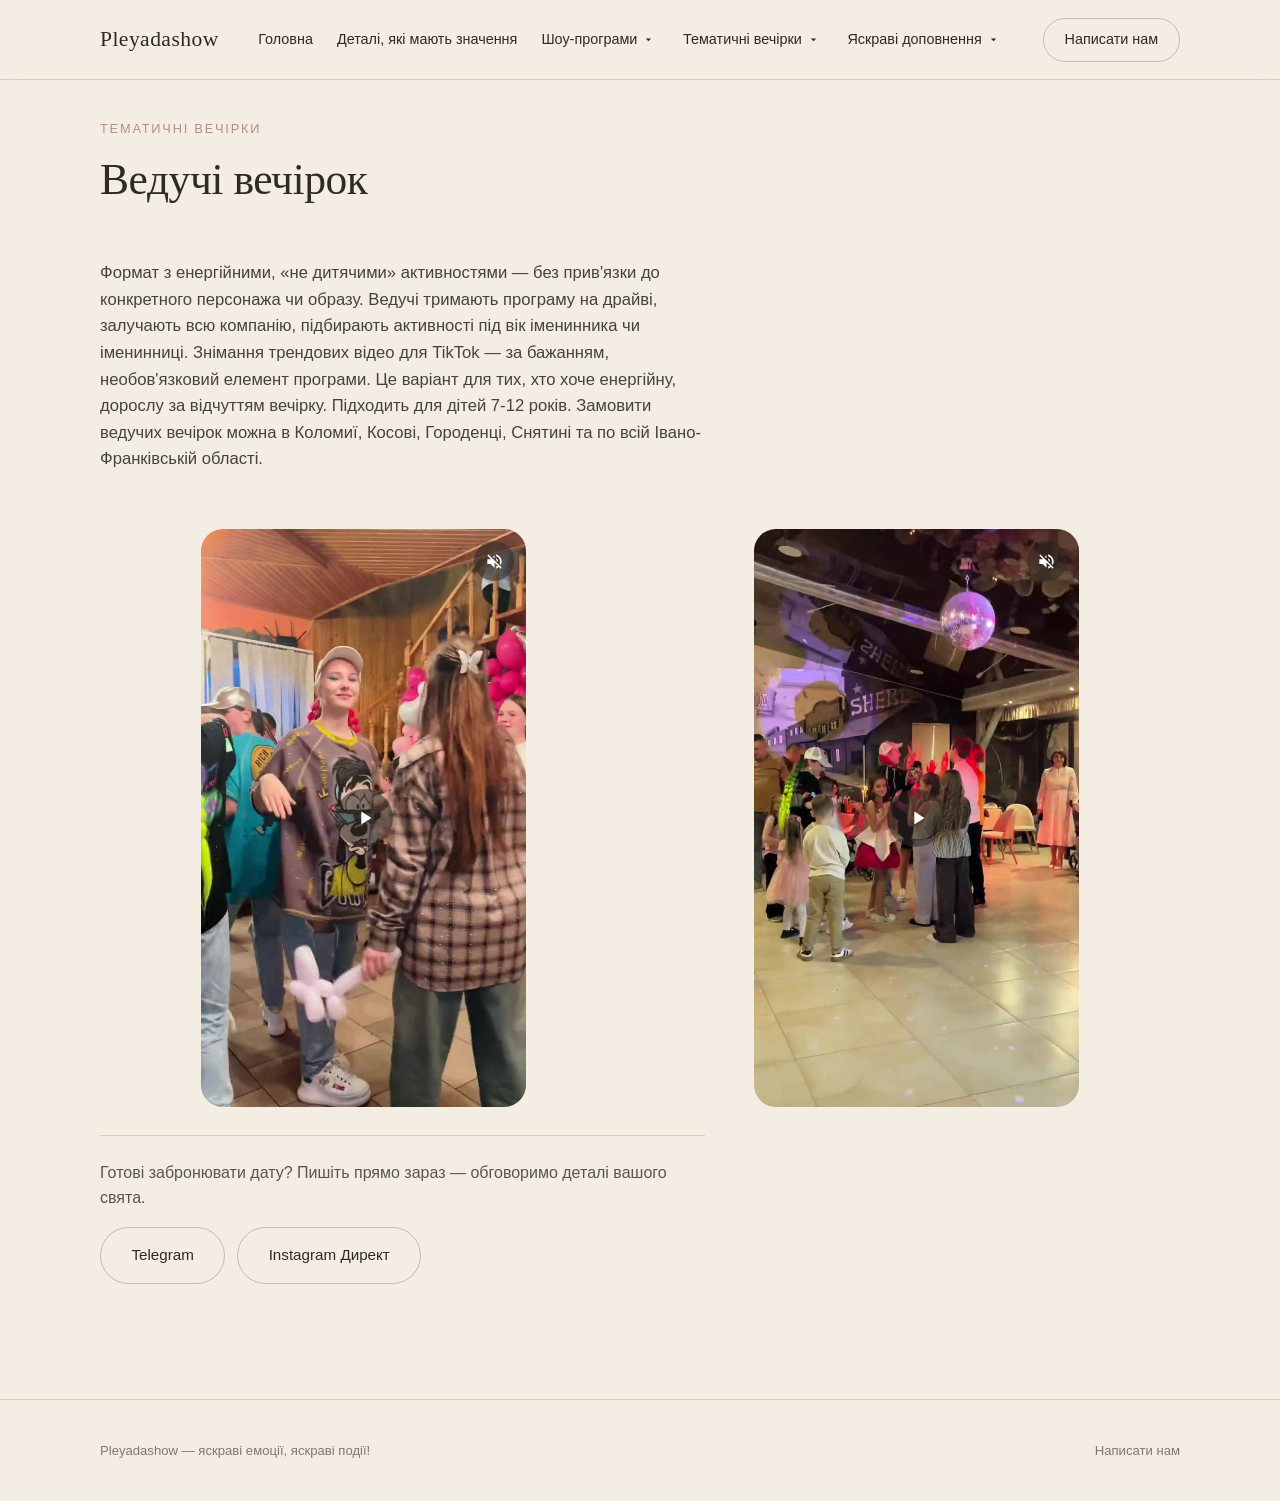
<file: veduchi-vechirok.html>
<!DOCTYPE html>
<html lang="uk">
<head>
<meta http-equiv="Content-Security-Policy" content="default-src 'self'; script-src 'self' https://www.googletagmanager.com 'sha256-g2W8qDan6WFUx4s+vovVb6ktV11liQ6JTKn077aftkg='; style-src 'self' 'unsafe-inline' https://fonts.googleapis.com; font-src 'self' https://fonts.gstatic.com; img-src 'self' data:; connect-src 'self' https://www.google-analytics.com https://*.google-analytics.com https://www.googletagmanager.com; base-uri 'self'; object-src 'none'">
<!-- Google tag (gtag.js) -->
<script async src="https://www.googletagmanager.com/gtag/js?id=G-N60QJBLRVB"></script>
<script>
  window.dataLayer = window.dataLayer || [];
  function gtag(){dataLayer.push(arguments);}
  gtag('js', new Date());
  gtag('config', 'G-N60QJBLRVB');
</script>
<meta charset="UTF-8">
<meta name="viewport" content="width=device-width, initial-scale=1">
<title>Ведучі вечірок для дітей | Pleyadashow</title>
<meta name="description" content="Ведучі вечірок — енергійна, «не дитяча» програма без прив'язки до персонажа, з активностями під вік іменинника. Для дітей 7-12 років. Замовити в Коломиї та по всій Івано-Франківській області.">
<link rel="canonical" href="https://animatory.in.ua/veduchi-vechirok.html">

<!-- Open Graph -->
<meta property="og:type" content="website">
<meta property="og:locale" content="uk_UA">
<meta property="og:site_name" content="Pleyadashow">
<meta property="og:title" content="Ведучі вечірок для дітей | Pleyadashow">
<meta property="og:description" content="Ведучі вечірок — енергійна, «не дитяча» програма без прив'язки до персонажа, з активностями під вік іменинника. Для дітей 7-12 років. Замовити в Коломиї та по всій Івано-Франківській області.">
<meta property="og:url" content="https://animatory.in.ua/veduchi-vechirok.html">
<meta property="og:image" content="https://animatory.in.ua/assets/images/og-image.jpg">
<meta property="og:image:width" content="1200">
<meta property="og:image:height" content="630">
<meta name="twitter:card" content="summary_large_image">
<meta name="twitter:title" content="Ведучі вечірок для дітей | Pleyadashow">
<meta name="twitter:description" content="Енергійна, «не дитяча» програма без прив'язки до персонажа, з активностями під вік іменинника.">
<meta name="twitter:image" content="https://animatory.in.ua/assets/images/og-image.jpg">

<link rel="icon" href="favicon.ico" sizes="any">
<link rel="icon" type="image/png" sizes="32x32" href="assets/images/favicon-32.png">
<link rel="icon" type="image/png" sizes="192x192" href="assets/images/icon-192.png">
<link rel="apple-touch-icon" href="assets/images/apple-touch-icon.png">
<meta name="theme-color" content="#2E2A26">

<link rel="preconnect" href="https://fonts.googleapis.com">
<link rel="preconnect" href="https://fonts.gstatic.com" crossorigin>
<link href="https://fonts.googleapis.com/css2?family=Fraunces:ital,opsz,wght@0,9..144,400;0,9..144,500;1,9..144,500&family=Inter:wght@400;500;600&display=swap" rel="stylesheet">
<link rel="stylesheet" href="assets/css/style.css">

<script type="application/ld+json">
{
  "@context": "https://schema.org",
  "@type": "Service",
  "name": "Ведучі вечірок",
  "description": "Ведучі вечірок — формат з енергійними, «не дитячими» активностями без прив'язки до конкретного персонажа чи образу. Ведучі тримають програму на драйві, залучають всю компанію, підбирають активності під вік іменинника чи іменинниці. Зйомка трендових відео для TikTok — за бажанням. Для дітей 7-12 років і старше.",
  "provider": {
    "@type": "Organization",
    "name": "Pleyadashow",
    "url": "https://animatory.in.ua/"
  },
  "areaServed": [
    {"@type": "City", "name": "Коломия"},
    {"@type": "AdministrativeArea", "name": "Івано-Франківська область"}
  ],
  "serviceType": "Тематична вечірка для дітей"
}
</script>
</head>
<body>

<header class="site-header site-header--solid">
  <div class="container">
    <a href="index.html#top" class="logo">Pleyadashow</a>
    <nav class="site-nav">
      <a href="index.html#top">Головна</a>
      <a href="experience.html">Деталі, які мають значення</a>
      <div class="nav-dropdown">
        <a href="shou-programy.html">Шоу-програми</a>
        <button type="button" class="nav-dropdown-caret" aria-expanded="false" aria-controls="nav-submenu-shows" aria-label="Розгорнути підменю «Шоу-програми»">
          <svg viewBox="0 0 24 24" aria-hidden="true"><path d="M7 10l5 5 5-5z"/></svg>
        </button>
        <div class="nav-dropdown-menu" id="nav-submenu-shows">
          <div class="nav-dropdown-menu-inner">
            <a href="paperove-shou.html">Паперове шоу</a>
            <a href="bulbashkove-shou.html">Бульбашкове шоу</a>
            <a href="vognyana-bulbashka.html">Вогняна бульбашка</a>
          </div>
        </div>
      </div>
      <div class="nav-dropdown">
        <a href="tematychni-vechirky.html">Тематичні вечірки</a>
        <button type="button" class="nav-dropdown-caret" aria-expanded="false" aria-controls="nav-submenu-parties" aria-label="Розгорнути підменю «Тематичні вечірки»">
          <svg viewBox="0 0 24 24" aria-hidden="true"><path d="M7 10l5 5 5-5z"/></svg>
        </button>
        <div class="nav-dropdown-menu" id="nav-submenu-parties">
          <div class="nav-dropdown-menu-inner">
            <a href="futbolna-vechirka.html">Футбольна вечірка</a>
            <a href="disko-pati.html">Диско-паті</a>
            <a href="veduchi-vechirok.html">Ведучі вечірок</a>
          </div>
        </div>
      </div>
      <div class="nav-dropdown">
        <a href="yaskravi-dopovnennya.html">Яскраві доповнення</a>
        <button type="button" class="nav-dropdown-caret" aria-expanded="false" aria-controls="nav-submenu-extras" aria-label="Розгорнути підменю «Яскраві доповнення»">
          <svg viewBox="0 0 24 24" aria-hidden="true"><path d="M7 10l5 5 5-5z"/></svg>
        </button>
        <div class="nav-dropdown-menu" id="nav-submenu-extras">
          <div class="nav-dropdown-menu-inner">
            <a href="kulya-syurpryz.html">Куля сюрприз</a>
            <a href="tymchasovi-tatu.html">Тимчасові тату</a>
            <a href="glitter-tatu.html">Гліттер тату</a>
            <a href="akvagrym.html">Аквагрим</a>
          </div>
        </div>
      </div>
    </nav>
    <div class="header-actions">
      <a href="index.html#contact" class="btn btn--outline header-cta">Написати нам</a>
      <button type="button" class="menu-toggle" id="menu-toggle" aria-label="Відкрити меню" aria-expanded="false" aria-controls="mobile-menu">
        <span></span><span></span><span></span>
      </button>
    </div>
  </div>
  <nav class="mobile-menu" id="mobile-menu" aria-hidden="true">
    <a href="index.html#top">Головна</a>
    <a href="experience.html">Деталі, які мають значення</a>
    <div class="mobile-menu-item">
      <div class="mobile-menu-row">
        <a href="shou-programy.html" class="mobile-menu-link">Шоу-програми</a>
        <button type="button" class="mobile-menu-caret" aria-expanded="false" aria-controls="mobile-submenu-shows" aria-label="Розгорнути підменю «Шоу-програми»">
          <span class="mobile-menu-caret-icon" aria-hidden="true">▾</span>
        </button>
      </div>
      <div class="mobile-submenu" id="mobile-submenu-shows">
        <div class="mobile-submenu-inner">
          <a href="paperove-shou.html">Паперове шоу</a>
          <a href="bulbashkove-shou.html">Бульбашкове шоу</a>
          <a href="vognyana-bulbashka.html">Вогняна бульбашка</a>
        </div>
      </div>
    </div>
    <div class="mobile-menu-item">
      <div class="mobile-menu-row">
        <a href="tematychni-vechirky.html" class="mobile-menu-link">Тематичні вечірки</a>
        <button type="button" class="mobile-menu-caret" aria-expanded="false" aria-controls="mobile-submenu-parties" aria-label="Розгорнути підменю «Тематичні вечірки»">
          <span class="mobile-menu-caret-icon" aria-hidden="true">▾</span>
        </button>
      </div>
      <div class="mobile-submenu" id="mobile-submenu-parties">
        <div class="mobile-submenu-inner">
          <a href="futbolna-vechirka.html">Футбольна вечірка</a>
          <a href="disko-pati.html">Диско-паті</a>
          <a href="veduchi-vechirok.html">Ведучі вечірок</a>
        </div>
      </div>
    </div>
    <div class="mobile-menu-item">
      <div class="mobile-menu-row">
        <a href="yaskravi-dopovnennya.html" class="mobile-menu-link">Яскраві доповнення</a>
        <button type="button" class="mobile-menu-caret" aria-expanded="false" aria-controls="mobile-submenu-extras" aria-label="Розгорнути підменю «Яскраві доповнення»">
          <span class="mobile-menu-caret-icon" aria-hidden="true">▾</span>
        </button>
      </div>
      <div class="mobile-submenu" id="mobile-submenu-extras">
        <div class="mobile-submenu-inner">
          <a href="kulya-syurpryz.html">Куля сюрприз</a>
          <a href="tymchasovi-tatu.html">Тимчасові тату</a>
          <a href="glitter-tatu.html">Гліттер тату</a>
          <a href="akvagrym.html">Аквагрим</a>
        </div>
      </div>
    </div>
  </nav>
</header>
<div class="mobile-menu-backdrop" id="mobile-menu-backdrop"></div>

<main id="top">

  <!-- ============================= PARTY HOSTS ============================= -->
  <section class="section">
    <div class="container">
      <div class="section-head" data-reveal>
        <p class="eyebrow"><a href="tematychni-vechirky.html">Тематичні вечірки</a></p>
        <h1 class="section-title">Ведучі вечірок</h1>
      </div>
      <div class="paper-show-body">
        <p class="paper-show-text" data-reveal>Формат з енергійними, «не дитячими» активностями — без прив'язки до конкретного персонажа чи образу. Ведучі тримають програму на драйві, залучають всю компанію, підбирають активності під вік іменинника чи іменинниці. Знімання трендових відео для TikTok — за бажанням, необов'язковий елемент програми. Це варіант для тих, хто хоче енергійну, дорослу за відчуттям вечірку. Підходить для дітей 7-12 років. Замовити ведучих вечірок можна в Коломиї, Косові, Городенці, Снятині та по всій Івано-Франківській області.</p>
      </div>

      <div class="video-preview-grid" data-reveal>
        <div class="video-preview" data-index="1">
          <video preload="none" muted playsinline poster="assets/images/veduchi-vechirok/veduchi-vechirok-01.jpg">
            <source src="assets/videos/veduchi/veduchi-vechirok-01.mp4" type="video/mp4">
          </video>
          <button type="button" class="video-play-btn" aria-label="Відтворити відео">
            <svg viewBox="0 0 24 24" aria-hidden="true"><path d="M8 5v14l11-7z"/></svg>
          </button>
          <button type="button" class="video-unmute-btn" aria-pressed="false" aria-label="Увімкнути звук">
            <svg class="icon-muted" viewBox="0 0 24 24" aria-hidden="true"><path d="M16.5 12c0-1.77-1.02-3.29-2.5-4.03v2.21l2.45 2.45c.03-.2.05-.41.05-.63zm2.5 0c0 .94-.2 1.82-.54 2.64l1.51 1.51C20.63 14.91 21 13.5 21 12c0-4.28-2.99-7.86-7-8.77v2.06c2.89.86 5 3.54 5 6.71zM4.27 3L3 4.27 7.73 9H3v6h4l5 5v-6.73l4.25 4.25c-.67.52-1.42.93-2.25 1.18v2.06a8.99 8.99 0 003.69-1.81L19.73 21 21 19.73l-9-9L4.27 3zM12 4L9.91 6.09 12 8.18V4z"/></svg>
            <svg class="icon-unmuted" viewBox="0 0 24 24" aria-hidden="true"><path d="M3 9v6h4l5 5V4L7 9H3zm13.5 3c0-1.77-1.02-3.29-2.5-4.03v8.05c1.48-.73 2.5-2.25 2.5-4.02zM14 3.23v2.06c2.89.86 5 3.54 5 6.71s-2.11 5.85-5 6.71v2.06c4.01-.91 7-4.49 7-8.77s-2.99-7.86-7-8.77z"/></svg>
          </button>
        </div>
        <div class="video-preview" data-index="2">
          <video preload="none" muted playsinline poster="assets/images/veduchi-vechirok/veduchi-vechirok-02.jpg">
            <source src="assets/videos/veduchi/veduchi-vechirok-02.mp4" type="video/mp4">
          </video>
          <button type="button" class="video-play-btn" aria-label="Відтворити відео">
            <svg viewBox="0 0 24 24" aria-hidden="true"><path d="M8 5v14l11-7z"/></svg>
          </button>
          <button type="button" class="video-unmute-btn" aria-pressed="false" aria-label="Увімкнути звук">
            <svg class="icon-muted" viewBox="0 0 24 24" aria-hidden="true"><path d="M16.5 12c0-1.77-1.02-3.29-2.5-4.03v2.21l2.45 2.45c.03-.2.05-.41.05-.63zm2.5 0c0 .94-.2 1.82-.54 2.64l1.51 1.51C20.63 14.91 21 13.5 21 12c0-4.28-2.99-7.86-7-8.77v2.06c2.89.86 5 3.54 5 6.71zM4.27 3L3 4.27 7.73 9H3v6h4l5 5v-6.73l4.25 4.25c-.67.52-1.42.93-2.25 1.18v2.06a8.99 8.99 0 003.69-1.81L19.73 21 21 19.73l-9-9L4.27 3zM12 4L9.91 6.09 12 8.18V4z"/></svg>
            <svg class="icon-unmuted" viewBox="0 0 24 24" aria-hidden="true"><path d="M3 9v6h4l5 5V4L7 9H3zm13.5 3c0-1.77-1.02-3.29-2.5-4.03v8.05c1.48-.73 2.5-2.25 2.5-4.02zM14 3.23v2.06c2.89.86 5 3.54 5 6.71s-2.11 5.85-5 6.71v2.06c4.01-.91 7-4.49 7-8.77s-2.99-7.86-7-8.77z"/></svg>
          </button>
        </div>
      </div>

      <div class="paper-show-body">
        <div class="article-cta" data-reveal>
          <p>Готові забронювати дату? Пишіть прямо зараз — обговоримо деталі вашого свята.</p>
          <div class="article-cta-links">
            <a href="https://t.me/Fetyushka" target="_blank" rel="noopener" class="btn btn--outline">Telegram</a>
            <a href="https://ig.me/m/pleyadashow" target="_blank" rel="noopener" class="btn btn--outline">Instagram Директ</a>
          </div>
        </div>
      </div>
    </div>
  </section>

</main>

<footer class="site-footer">
  <div class="container">
    <span>Pleyadashow — яскраві емоції, яскраві події!</span>
    <a href="index.html#contact">Написати нам</a>
  </div>
</footer>

<a href="#top" class="back-to-top" aria-label="Повернутись угору сторінки">↑</a>

<script src="assets/js/main.js"></script>
</body>
</html>
</file>
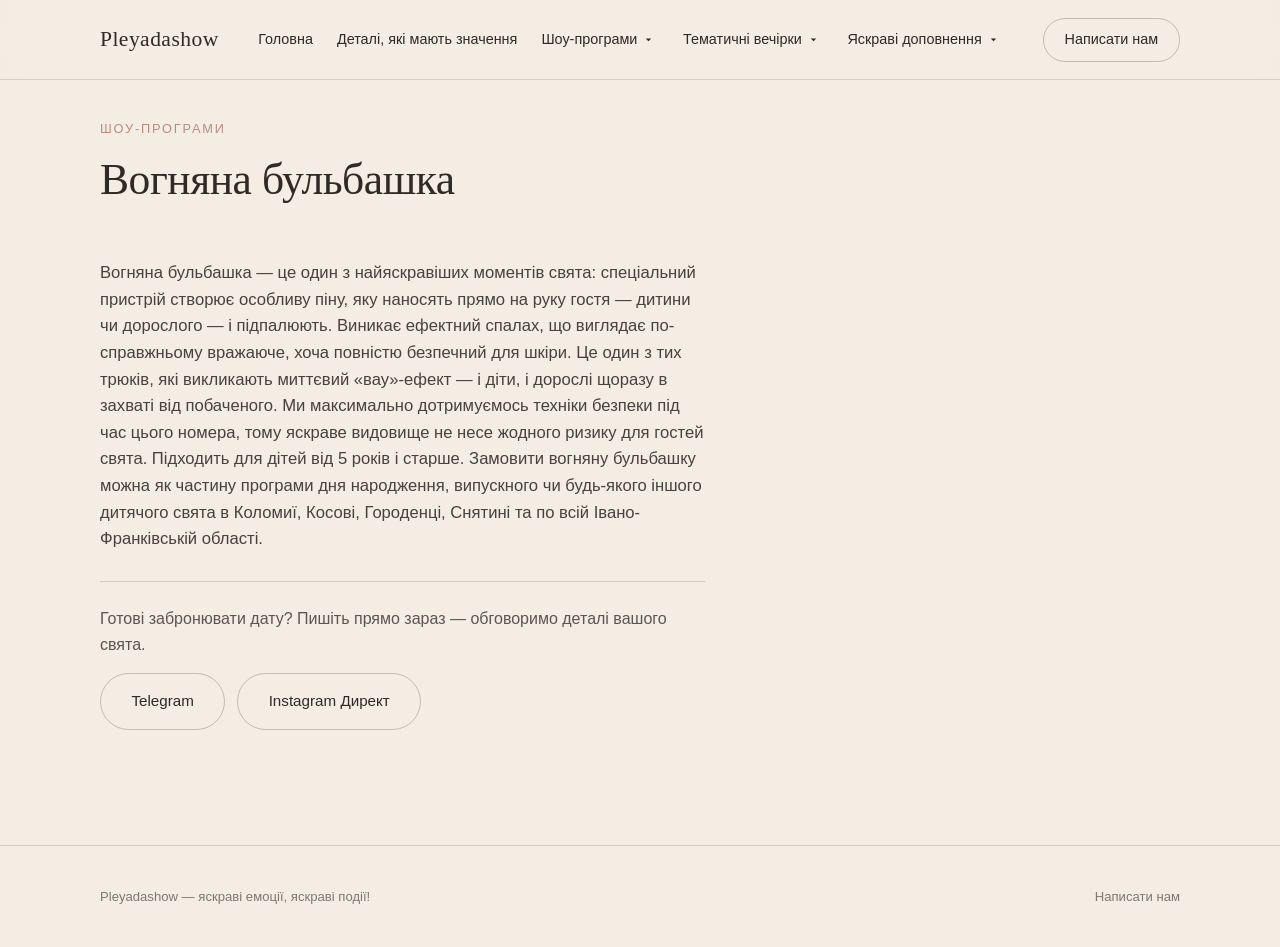
<file: vognyana-bulbashka.html>
<!DOCTYPE html>
<html lang="uk">
<head>
<meta http-equiv="Content-Security-Policy" content="default-src 'self'; script-src 'self' https://www.googletagmanager.com 'sha256-g2W8qDan6WFUx4s+vovVb6ktV11liQ6JTKn077aftkg='; style-src 'self' 'unsafe-inline' https://fonts.googleapis.com; font-src 'self' https://fonts.gstatic.com; img-src 'self' data:; connect-src 'self' https://www.google-analytics.com https://*.google-analytics.com https://www.googletagmanager.com; base-uri 'self'; object-src 'none'">
<!-- Google tag (gtag.js) -->
<script async src="https://www.googletagmanager.com/gtag/js?id=G-N60QJBLRVB"></script>
<script>
  window.dataLayer = window.dataLayer || [];
  function gtag(){dataLayer.push(arguments);}
  gtag('js', new Date());
  gtag('config', 'G-N60QJBLRVB');
</script>
<meta charset="UTF-8">
<meta name="viewport" content="width=device-width, initial-scale=1">
<title>Вогняна бульбашка — вражаючий трюк для свята | Pleyadashow</title>
<meta name="description" content="Вогняна бульбашка — яскравий спалах спеціальної піни на руці гостя, безпечний для шкіри. Для дітей від 5 років. Замовити в Коломиї та по всій Івано-Франківській області.">
<link rel="canonical" href="https://animatory.in.ua/vognyana-bulbashka.html">

<!-- Open Graph -->
<meta property="og:type" content="website">
<meta property="og:locale" content="uk_UA">
<meta property="og:site_name" content="Pleyadashow">
<meta property="og:title" content="Вогняна бульбашка — вражаючий трюк для свята | Pleyadashow">
<meta property="og:description" content="Вогняна бульбашка — яскравий спалах спеціальної піни на руці гостя, безпечний для шкіри. Для дітей від 5 років. Замовити в Коломиї та по всій Івано-Франківській області.">
<meta property="og:url" content="https://animatory.in.ua/vognyana-bulbashka.html">
<meta property="og:image" content="https://animatory.in.ua/assets/images/og-image.jpg">
<meta property="og:image:width" content="1200">
<meta property="og:image:height" content="630">
<meta name="twitter:card" content="summary_large_image">
<meta name="twitter:title" content="Вогняна бульбашка — вражаючий трюк для свята | Pleyadashow">
<meta name="twitter:description" content="Яскравий спалах спеціальної піни на руці гостя — вражаюче, але повністю безпечно для шкіри.">
<meta name="twitter:image" content="https://animatory.in.ua/assets/images/og-image.jpg">

<link rel="icon" href="favicon.ico" sizes="any">
<link rel="icon" type="image/png" sizes="32x32" href="assets/images/favicon-32.png">
<link rel="icon" type="image/png" sizes="192x192" href="assets/images/icon-192.png">
<link rel="apple-touch-icon" href="assets/images/apple-touch-icon.png">
<meta name="theme-color" content="#2E2A26">

<link rel="preconnect" href="https://fonts.googleapis.com">
<link rel="preconnect" href="https://fonts.gstatic.com" crossorigin>
<link href="https://fonts.googleapis.com/css2?family=Fraunces:ital,opsz,wght@0,9..144,400;0,9..144,500;1,9..144,500&family=Inter:wght@400;500;600&display=swap" rel="stylesheet">
<link rel="stylesheet" href="assets/css/style.css">

<script type="application/ld+json">
{
  "@context": "https://schema.org",
  "@type": "Service",
  "name": "Вогняна бульбашка",
  "description": "Вогняна бульбашка — спеціальна піна на руці гостя, яку підпалюють для ефектного, але повністю безпечного для шкіри спалаху. Підходить для дітей від 5 років і старше.",
  "provider": {
    "@type": "Organization",
    "name": "Pleyadashow",
    "url": "https://animatory.in.ua/"
  },
  "areaServed": [
    {"@type": "City", "name": "Коломия"},
    {"@type": "AdministrativeArea", "name": "Івано-Франківська область"}
  ],
  "serviceType": "Шоу-програма для дитячого свята"
}
</script>
</head>
<body>

<header class="site-header site-header--solid">
  <div class="container">
    <a href="index.html#top" class="logo">Pleyadashow</a>
    <nav class="site-nav">
      <a href="index.html#top">Головна</a>
      <a href="experience.html">Деталі, які мають значення</a>
      <div class="nav-dropdown">
        <a href="shou-programy.html">Шоу-програми</a>
        <button type="button" class="nav-dropdown-caret" aria-expanded="false" aria-controls="nav-submenu-shows" aria-label="Розгорнути підменю «Шоу-програми»">
          <svg viewBox="0 0 24 24" aria-hidden="true"><path d="M7 10l5 5 5-5z"/></svg>
        </button>
        <div class="nav-dropdown-menu" id="nav-submenu-shows">
          <div class="nav-dropdown-menu-inner">
            <a href="paperove-shou.html">Паперове шоу</a>
            <a href="bulbashkove-shou.html">Бульбашкове шоу</a>
            <a href="vognyana-bulbashka.html">Вогняна бульбашка</a>
          </div>
        </div>
      </div>
      <div class="nav-dropdown">
        <a href="tematychni-vechirky.html">Тематичні вечірки</a>
        <button type="button" class="nav-dropdown-caret" aria-expanded="false" aria-controls="nav-submenu-parties" aria-label="Розгорнути підменю «Тематичні вечірки»">
          <svg viewBox="0 0 24 24" aria-hidden="true"><path d="M7 10l5 5 5-5z"/></svg>
        </button>
        <div class="nav-dropdown-menu" id="nav-submenu-parties">
          <div class="nav-dropdown-menu-inner">
            <a href="futbolna-vechirka.html">Футбольна вечірка</a>
            <a href="disko-pati.html">Диско-паті</a>
            <a href="veduchi-vechirok.html">Ведучі вечірок</a>
          </div>
        </div>
      </div>
      <div class="nav-dropdown">
        <a href="yaskravi-dopovnennya.html">Яскраві доповнення</a>
        <button type="button" class="nav-dropdown-caret" aria-expanded="false" aria-controls="nav-submenu-extras" aria-label="Розгорнути підменю «Яскраві доповнення»">
          <svg viewBox="0 0 24 24" aria-hidden="true"><path d="M7 10l5 5 5-5z"/></svg>
        </button>
        <div class="nav-dropdown-menu" id="nav-submenu-extras">
          <div class="nav-dropdown-menu-inner">
            <a href="kulya-syurpryz.html">Куля сюрприз</a>
            <a href="tymchasovi-tatu.html">Тимчасові тату</a>
            <a href="glitter-tatu.html">Гліттер тату</a>
            <a href="akvagrym.html">Аквагрим</a>
          </div>
        </div>
      </div>
    </nav>
    <div class="header-actions">
      <a href="index.html#contact" class="btn btn--outline header-cta">Написати нам</a>
      <button type="button" class="menu-toggle" id="menu-toggle" aria-label="Відкрити меню" aria-expanded="false" aria-controls="mobile-menu">
        <span></span><span></span><span></span>
      </button>
    </div>
  </div>
  <nav class="mobile-menu" id="mobile-menu" aria-hidden="true">
    <a href="index.html#top">Головна</a>
    <a href="experience.html">Деталі, які мають значення</a>
    <div class="mobile-menu-item">
      <div class="mobile-menu-row">
        <a href="shou-programy.html" class="mobile-menu-link">Шоу-програми</a>
        <button type="button" class="mobile-menu-caret" aria-expanded="false" aria-controls="mobile-submenu-shows" aria-label="Розгорнути підменю «Шоу-програми»">
          <span class="mobile-menu-caret-icon" aria-hidden="true">▾</span>
        </button>
      </div>
      <div class="mobile-submenu" id="mobile-submenu-shows">
        <div class="mobile-submenu-inner">
          <a href="paperove-shou.html">Паперове шоу</a>
          <a href="bulbashkove-shou.html">Бульбашкове шоу</a>
          <a href="vognyana-bulbashka.html">Вогняна бульбашка</a>
        </div>
      </div>
    </div>
    <div class="mobile-menu-item">
      <div class="mobile-menu-row">
        <a href="tematychni-vechirky.html" class="mobile-menu-link">Тематичні вечірки</a>
        <button type="button" class="mobile-menu-caret" aria-expanded="false" aria-controls="mobile-submenu-parties" aria-label="Розгорнути підменю «Тематичні вечірки»">
          <span class="mobile-menu-caret-icon" aria-hidden="true">▾</span>
        </button>
      </div>
      <div class="mobile-submenu" id="mobile-submenu-parties">
        <div class="mobile-submenu-inner">
          <a href="futbolna-vechirka.html">Футбольна вечірка</a>
          <a href="disko-pati.html">Диско-паті</a>
          <a href="veduchi-vechirok.html">Ведучі вечірок</a>
        </div>
      </div>
    </div>
    <div class="mobile-menu-item">
      <div class="mobile-menu-row">
        <a href="yaskravi-dopovnennya.html" class="mobile-menu-link">Яскраві доповнення</a>
        <button type="button" class="mobile-menu-caret" aria-expanded="false" aria-controls="mobile-submenu-extras" aria-label="Розгорнути підменю «Яскраві доповнення»">
          <span class="mobile-menu-caret-icon" aria-hidden="true">▾</span>
        </button>
      </div>
      <div class="mobile-submenu" id="mobile-submenu-extras">
        <div class="mobile-submenu-inner">
          <a href="kulya-syurpryz.html">Куля сюрприз</a>
          <a href="tymchasovi-tatu.html">Тимчасові тату</a>
          <a href="glitter-tatu.html">Гліттер тату</a>
          <a href="akvagrym.html">Аквагрим</a>
        </div>
      </div>
    </div>
  </nav>
</header>
<div class="mobile-menu-backdrop" id="mobile-menu-backdrop"></div>

<main id="top">

  <!-- ============================= FIRE BUBBLE ============================= -->
  <section class="section">
    <div class="container">
      <div class="section-head" data-reveal>
        <p class="eyebrow"><a href="shou-programy.html">Шоу-програми</a></p>
        <h1 class="section-title">Вогняна бульбашка</h1>
      </div>
      <div class="paper-show-body">
        <p class="paper-show-text" data-reveal>Вогняна бульбашка — це один з найяскравіших моментів свята: спеціальний пристрій створює особливу піну, яку наносять прямо на руку гостя — дитини чи дорослого — і підпалюють. Виникає ефектний спалах, що виглядає по-справжньому вражаюче, хоча повністю безпечний для шкіри. Це один з тих трюків, які викликають миттєвий «вау»-ефект — і діти, і дорослі щоразу в захваті від побаченого. Ми максимально дотримуємось техніки безпеки під час цього номера, тому яскраве видовище не несе жодного ризику для гостей свята. Підходить для дітей від 5 років і старше. Замовити вогняну бульбашку можна як частину програми дня народження, випускного чи будь-якого іншого дитячого свята в Коломиї, Косові, Городенці, Снятині та по всій Івано-Франківській області.</p>
      </div>

      <div class="paper-show-body">
        <div class="article-cta" data-reveal>
          <p>Готові забронювати дату? Пишіть прямо зараз — обговоримо деталі вашого свята.</p>
          <div class="article-cta-links">
            <a href="https://t.me/Fetyushka" target="_blank" rel="noopener" class="btn btn--outline">Telegram</a>
            <a href="https://ig.me/m/pleyadashow" target="_blank" rel="noopener" class="btn btn--outline">Instagram Директ</a>
          </div>
        </div>
      </div>
    </div>
  </section>

</main>

<footer class="site-footer">
  <div class="container">
    <span>Pleyadashow — яскраві емоції, яскраві події!</span>
    <a href="index.html#contact">Написати нам</a>
  </div>
</footer>

<a href="#top" class="back-to-top" aria-label="Повернутись угору сторінки">↑</a>

<script src="assets/js/main.js"></script>
</body>
</html>
</file>
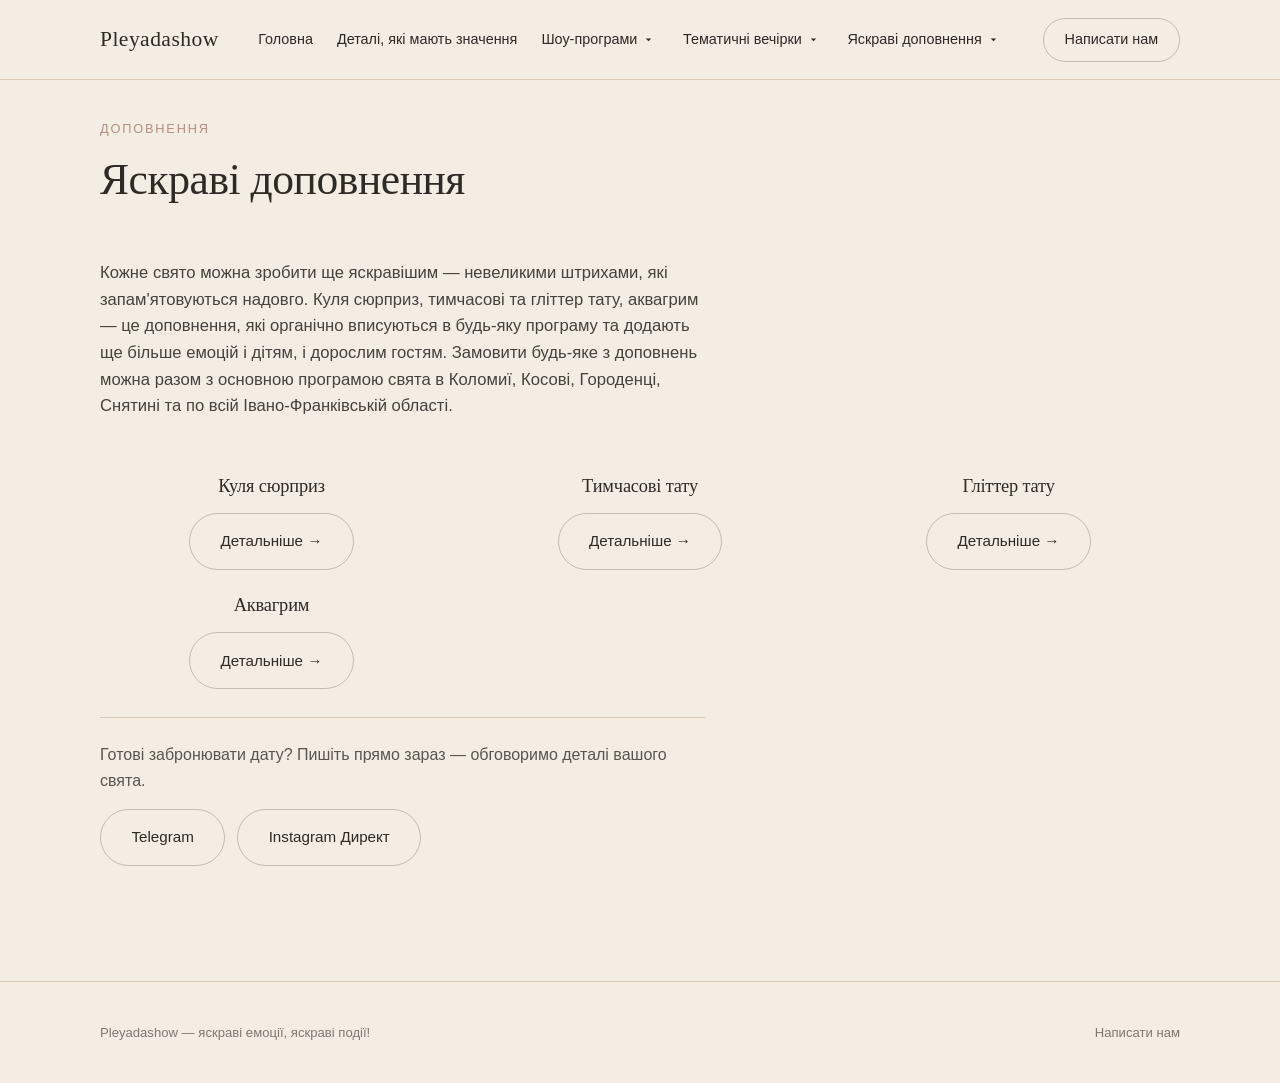
<file: yaskravi-dopovnennya.html>
<!DOCTYPE html>
<html lang="uk">
<head>
<meta http-equiv="Content-Security-Policy" content="default-src 'self'; script-src 'self' https://www.googletagmanager.com 'sha256-g2W8qDan6WFUx4s+vovVb6ktV11liQ6JTKn077aftkg='; style-src 'self' 'unsafe-inline' https://fonts.googleapis.com; font-src 'self' https://fonts.gstatic.com; img-src 'self' data:; connect-src 'self' https://www.google-analytics.com https://*.google-analytics.com https://www.googletagmanager.com; base-uri 'self'; object-src 'none'">
<!-- Google tag (gtag.js) -->
<script async src="https://www.googletagmanager.com/gtag/js?id=G-N60QJBLRVB"></script>
<script>
  window.dataLayer = window.dataLayer || [];
  function gtag(){dataLayer.push(arguments);}
  gtag('js', new Date());
  gtag('config', 'G-N60QJBLRVB');
</script>
<meta charset="UTF-8">
<meta name="viewport" content="width=device-width, initial-scale=1">
<title>Яскраві доповнення — куля сюрприз, тату, аквагрим | Pleyadashow</title>
<meta name="description" content="Яскраві доповнення до дитячого свята: куля сюрприз, тимчасові тату, гліттер тату та аквагрим. Замовити в Коломиї та по всій Івано-Франківській області.">
<link rel="canonical" href="https://animatory.in.ua/yaskravi-dopovnennya.html">

<!-- Open Graph -->
<meta property="og:type" content="website">
<meta property="og:locale" content="uk_UA">
<meta property="og:site_name" content="Pleyadashow">
<meta property="og:title" content="Яскраві доповнення — куля сюрприз, тату, аквагрим | Pleyadashow">
<meta property="og:description" content="Яскраві доповнення до дитячого свята: куля сюрприз, тимчасові тату, гліттер тату та аквагрим. Замовити в Коломиї та по всій Івано-Франківській області.">
<meta property="og:url" content="https://animatory.in.ua/yaskravi-dopovnennya.html">
<meta property="og:image" content="https://animatory.in.ua/assets/images/og-image.jpg">
<meta property="og:image:width" content="1200">
<meta property="og:image:height" content="630">
<meta name="twitter:card" content="summary_large_image">
<meta name="twitter:title" content="Яскраві доповнення — куля сюрприз, тату, аквагрим | Pleyadashow">
<meta name="twitter:description" content="Яскраві доповнення до дитячого свята: куля сюрприз, тимчасові тату, гліттер тату та аквагрим.">
<meta name="twitter:image" content="https://animatory.in.ua/assets/images/og-image.jpg">

<link rel="icon" href="favicon.ico" sizes="any">
<link rel="icon" type="image/png" sizes="32x32" href="assets/images/favicon-32.png">
<link rel="icon" type="image/png" sizes="192x192" href="assets/images/icon-192.png">
<link rel="apple-touch-icon" href="assets/images/apple-touch-icon.png">
<meta name="theme-color" content="#2E2A26">

<link rel="preconnect" href="https://fonts.googleapis.com">
<link rel="preconnect" href="https://fonts.gstatic.com" crossorigin>
<link href="https://fonts.googleapis.com/css2?family=Fraunces:ital,opsz,wght@0,9..144,400;0,9..144,500;1,9..144,500&family=Inter:wght@400;500;600&display=swap" rel="stylesheet">
<link rel="stylesheet" href="assets/css/style.css">

<script type="application/ld+json">
{
  "@context": "https://schema.org",
  "@type": "Service",
  "name": "Яскраві доповнення",
  "description": "Яскраві доповнення до дитячого свята: куля сюрприз, тимчасові тату, гліттер тату та аквагрим.",
  "provider": {
    "@type": "Organization",
    "name": "Pleyadashow",
    "url": "https://animatory.in.ua/"
  },
  "areaServed": [
    {"@type": "City", "name": "Коломия"},
    {"@type": "AdministrativeArea", "name": "Івано-Франківська область"}
  ],
  "serviceType": "Доповнення до дитячого свята"
}
</script>
</head>
<body>

<header class="site-header site-header--solid">
  <div class="container">
    <a href="index.html#top" class="logo">Pleyadashow</a>
    <nav class="site-nav">
      <a href="index.html#top">Головна</a>
      <a href="experience.html">Деталі, які мають значення</a>
      <div class="nav-dropdown">
        <a href="shou-programy.html">Шоу-програми</a>
        <button type="button" class="nav-dropdown-caret" aria-expanded="false" aria-controls="nav-submenu-shows" aria-label="Розгорнути підменю «Шоу-програми»">
          <svg viewBox="0 0 24 24" aria-hidden="true"><path d="M7 10l5 5 5-5z"/></svg>
        </button>
        <div class="nav-dropdown-menu" id="nav-submenu-shows">
          <div class="nav-dropdown-menu-inner">
            <a href="paperove-shou.html">Паперове шоу</a>
            <a href="bulbashkove-shou.html">Бульбашкове шоу</a>
            <a href="vognyana-bulbashka.html">Вогняна бульбашка</a>
          </div>
        </div>
      </div>
      <div class="nav-dropdown">
        <a href="tematychni-vechirky.html">Тематичні вечірки</a>
        <button type="button" class="nav-dropdown-caret" aria-expanded="false" aria-controls="nav-submenu-parties" aria-label="Розгорнути підменю «Тематичні вечірки»">
          <svg viewBox="0 0 24 24" aria-hidden="true"><path d="M7 10l5 5 5-5z"/></svg>
        </button>
        <div class="nav-dropdown-menu" id="nav-submenu-parties">
          <div class="nav-dropdown-menu-inner">
            <a href="futbolna-vechirka.html">Футбольна вечірка</a>
            <a href="disko-pati.html">Диско-паті</a>
            <a href="veduchi-vechirok.html">Ведучі вечірок</a>
          </div>
        </div>
      </div>
      <div class="nav-dropdown">
        <a href="yaskravi-dopovnennya.html">Яскраві доповнення</a>
        <button type="button" class="nav-dropdown-caret" aria-expanded="false" aria-controls="nav-submenu-extras" aria-label="Розгорнути підменю «Яскраві доповнення»">
          <svg viewBox="0 0 24 24" aria-hidden="true"><path d="M7 10l5 5 5-5z"/></svg>
        </button>
        <div class="nav-dropdown-menu" id="nav-submenu-extras">
          <div class="nav-dropdown-menu-inner">
            <a href="kulya-syurpryz.html">Куля сюрприз</a>
            <a href="tymchasovi-tatu.html">Тимчасові тату</a>
            <a href="glitter-tatu.html">Гліттер тату</a>
            <a href="akvagrym.html">Аквагрим</a>
          </div>
        </div>
      </div>
    </nav>
    <div class="header-actions">
      <a href="index.html#contact" class="btn btn--outline header-cta">Написати нам</a>
      <button type="button" class="menu-toggle" id="menu-toggle" aria-label="Відкрити меню" aria-expanded="false" aria-controls="mobile-menu">
        <span></span><span></span><span></span>
      </button>
    </div>
  </div>
  <nav class="mobile-menu" id="mobile-menu" aria-hidden="true">
    <a href="index.html#top">Головна</a>
    <a href="experience.html">Деталі, які мають значення</a>
    <div class="mobile-menu-item">
      <div class="mobile-menu-row">
        <a href="shou-programy.html" class="mobile-menu-link">Шоу-програми</a>
        <button type="button" class="mobile-menu-caret" aria-expanded="false" aria-controls="mobile-submenu-shows" aria-label="Розгорнути підменю «Шоу-програми»">
          <span class="mobile-menu-caret-icon" aria-hidden="true">▾</span>
        </button>
      </div>
      <div class="mobile-submenu" id="mobile-submenu-shows">
        <div class="mobile-submenu-inner">
          <a href="paperove-shou.html">Паперове шоу</a>
          <a href="bulbashkove-shou.html">Бульбашкове шоу</a>
          <a href="vognyana-bulbashka.html">Вогняна бульбашка</a>
        </div>
      </div>
    </div>
    <div class="mobile-menu-item">
      <div class="mobile-menu-row">
        <a href="tematychni-vechirky.html" class="mobile-menu-link">Тематичні вечірки</a>
        <button type="button" class="mobile-menu-caret" aria-expanded="false" aria-controls="mobile-submenu-parties" aria-label="Розгорнути підменю «Тематичні вечірки»">
          <span class="mobile-menu-caret-icon" aria-hidden="true">▾</span>
        </button>
      </div>
      <div class="mobile-submenu" id="mobile-submenu-parties">
        <div class="mobile-submenu-inner">
          <a href="futbolna-vechirka.html">Футбольна вечірка</a>
          <a href="disko-pati.html">Диско-паті</a>
          <a href="veduchi-vechirok.html">Ведучі вечірок</a>
        </div>
      </div>
    </div>
    <div class="mobile-menu-item">
      <div class="mobile-menu-row">
        <a href="yaskravi-dopovnennya.html" class="mobile-menu-link">Яскраві доповнення</a>
        <button type="button" class="mobile-menu-caret" aria-expanded="false" aria-controls="mobile-submenu-extras" aria-label="Розгорнути підменю «Яскраві доповнення»">
          <span class="mobile-menu-caret-icon" aria-hidden="true">▾</span>
        </button>
      </div>
      <div class="mobile-submenu" id="mobile-submenu-extras">
        <div class="mobile-submenu-inner">
          <a href="kulya-syurpryz.html">Куля сюрприз</a>
          <a href="tymchasovi-tatu.html">Тимчасові тату</a>
          <a href="glitter-tatu.html">Гліттер тату</a>
          <a href="akvagrym.html">Аквагрим</a>
        </div>
      </div>
    </div>
  </nav>
</header>
<div class="mobile-menu-backdrop" id="mobile-menu-backdrop"></div>

<main id="top">

  <!-- ============================= BRIGHT EXTRAS HUB ============================= -->
  <section class="section">
    <div class="container">
      <div class="section-head" data-reveal>
        <p class="eyebrow">Доповнення</p>
        <h1 class="section-title">Яскраві доповнення</h1>
      </div>
      <div class="paper-show-body">
        <p class="paper-show-text" data-reveal>Кожне свято можна зробити ще яскравішим — невеликими штрихами, які запам'ятовуються надовго. Куля сюрприз, тимчасові та гліттер тату, аквагрим — це доповнення, які органічно вписуються в будь-яку програму та додають ще більше емоцій і дітям, і дорослим гостям. Замовити будь-яке з доповнень можна разом з основною програмою свята в Коломиї, Косові, Городенці, Снятині та по всій Івано-Франківській області.</p>
      </div>

      <div class="theme-party-grid" data-reveal>
        <div class="theme-party-card">
          <h3 class="theme-party-card-title">Куля сюрприз</h3>
          <a href="kulya-syurpryz.html" class="btn btn--outline">Детальніше →</a>
        </div>

        <div class="theme-party-card">
          <h3 class="theme-party-card-title">Тимчасові тату</h3>
          <a href="tymchasovi-tatu.html" class="btn btn--outline">Детальніше →</a>
        </div>

        <div class="theme-party-card">
          <h3 class="theme-party-card-title">Гліттер тату</h3>
          <a href="glitter-tatu.html" class="btn btn--outline">Детальніше →</a>
        </div>

        <div class="theme-party-card">
          <h3 class="theme-party-card-title">Аквагрим</h3>
          <a href="akvagrym.html" class="btn btn--outline">Детальніше →</a>
        </div>
      </div>

      <div class="paper-show-body">
        <div class="article-cta" data-reveal>
          <p>Готові забронювати дату? Пишіть прямо зараз — обговоримо деталі вашого свята.</p>
          <div class="article-cta-links">
            <a href="https://t.me/Fetyushka" target="_blank" rel="noopener" class="btn btn--outline">Telegram</a>
            <a href="https://ig.me/m/pleyadashow" target="_blank" rel="noopener" class="btn btn--outline">Instagram Директ</a>
          </div>
        </div>
      </div>
    </div>
  </section>

</main>

<footer class="site-footer">
  <div class="container">
    <span>Pleyadashow — яскраві емоції, яскраві події!</span>
    <a href="index.html#contact">Написати нам</a>
  </div>
</footer>

<a href="#top" class="back-to-top" aria-label="Повернутись угору сторінки">↑</a>

<script src="assets/js/main.js"></script>
</body>
</html>
</file>
<file: assets/css/style.css>
/* ==========================================================================
   Pleyadashow — design tokens
   ========================================================================== */
:root {
  --bg: #F3EDE4;
  --text: #2E2A26;
  --accent: #B98D82;
  --accent-dark: #a67a6e;
  --line: #DCC9B8;
  --dark-bg: #2E2A26;
  --dark-text: #F3EDE4;

  --font-heading: "Fraunces", Georgia, serif;
  --font-body: "Inter", -apple-system, BlinkMacSystemFont, "Segoe UI", sans-serif;

  --container: 1160px;
  --gap: clamp(1rem, 2vw, 1.75rem);
  --radius: 22px;
  --transition: 500ms cubic-bezier(.22,.61,.36,1);
}

/* ==========================================================================
   Reset
   ========================================================================== */
*, *::before, *::after { box-sizing: border-box; }
html { scroll-behavior: smooth; scroll-padding-top: 90px; }
@media (prefers-reduced-motion: reduce) {
  html { scroll-behavior: auto; }
  *, *::before, *::after {
    animation-duration: 0.01ms !important;
    animation-iteration-count: 1 !important;
    transition-duration: 0.01ms !important;
    scroll-behavior: auto !important;
  }
}
body {
  margin: 0;
  background: var(--bg);
  color: var(--text);
  font-family: var(--font-body);
  font-size: 16px;
  line-height: 1.6;
  -webkit-font-smoothing: antialiased;
  overflow-x: hidden;
}
img, video { max-width: 100%; display: block; }
a { color: inherit; }
ul { list-style: none; margin: 0; padding: 0; }
h1, h2, h3, h4, p, figure { margin: 0; }
button { font: inherit; cursor: pointer; }

h1, h2, h3, h4 {
  font-family: var(--font-heading);
  font-weight: 500;
  letter-spacing: -0.01em;
  line-height: 1.15;
}

.container {
  width: 100%;
  max-width: var(--container);
  margin-inline: auto;
  padding-inline: clamp(1.25rem, 4vw, 2.5rem);
}

.eyebrow {
  display: inline-block;
  font-family: var(--font-body);
  font-size: 0.8rem;
  letter-spacing: 0.14em;
  text-transform: uppercase;
  color: var(--accent);
  margin-bottom: 0.9rem;
}
.eyebrow a {
  color: inherit;
  text-decoration: none;
}
.eyebrow a:hover { text-decoration: underline; }

.section-title {
  font-size: clamp(1.75rem, 3.4vw, 2.75rem);
  max-width: 26ch;
}

.section-lede {
  font-size: clamp(1rem, 1.4vw, 1.15rem);
  max-width: 56ch;
  color: color-mix(in srgb, var(--text) 78%, transparent);
  margin-top: 1rem;
}

.section {
  padding-block: clamp(4rem, 9vw, 7.5rem);
}
.section--divider {
  border-top: 1px solid var(--line);
}
.section-head {
  margin-bottom: clamp(2.25rem, 5vw, 3.5rem);
}
.section-head--center {
  text-align: center;
  margin-inline: auto;
}

.btn {
  display: inline-flex;
  align-items: center;
  gap: 0.6rem;
  padding: 0.95rem 1.9rem;
  border-radius: 999px;
  border: 1px solid transparent;
  font-size: 0.95rem;
  font-weight: 500;
  text-decoration: none;
  transition: transform var(--transition), background var(--transition), border-color var(--transition), color var(--transition);
}
.btn--accent {
  background: var(--accent);
  color: #fff;
}
.btn--accent:hover { background: var(--accent-dark); transform: translateY(-2px); }
.btn--outline {
  border-color: color-mix(in srgb, var(--text) 25%, transparent);
  background: transparent;
  color: var(--text);
}
.btn--outline:hover {
  border-color: var(--accent);
  color: var(--accent);
  transform: translateY(-2px);
}
.btn--on-dark {
  border-color: color-mix(in srgb, var(--dark-text) 30%, transparent);
  color: var(--dark-text);
}
.btn--on-dark:hover { border-color: var(--dark-text); }

/* ==========================================================================
   Header
   ========================================================================== */
.site-header {
  position: fixed;
  inset-inline: 0;
  top: 0;
  z-index: 50;
  padding: 1.1rem 0;
  transition: background var(--transition), box-shadow var(--transition), padding var(--transition);
}
.site-header.is-scrolled {
  background: color-mix(in srgb, var(--bg) 90%, transparent);
  backdrop-filter: blur(10px);
  box-shadow: 0 1px 0 var(--line);
  padding: 0.7rem 0;
}
.site-header .container {
  display: flex;
  align-items: center;
  justify-content: space-between;
}
.logo {
  font-family: var(--font-heading);
  font-size: 1.35rem;
  letter-spacing: 0.02em;
  text-decoration: none;
  color: var(--dark-text);
  text-shadow: 0 1px 12px rgba(0,0,0,.35);
  transition: color var(--transition), text-shadow var(--transition);
}
.site-header.is-scrolled .logo {
  color: var(--text);
  text-shadow: none;
}
.header-cta {
  font-size: 0.9rem;
  padding: 0.6rem 1.3rem;
  border-color: color-mix(in srgb, var(--dark-text) 45%, transparent);
  color: var(--dark-text);
}
.header-cta:hover { border-color: var(--accent); color: var(--accent); }
.site-header.is-scrolled .header-cta {
  border-color: color-mix(in srgb, var(--text) 25%, transparent);
  color: var(--text);
}
.site-header.is-scrolled .header-cta:hover { border-color: var(--accent); color: var(--accent); }

/* Solid header variant for pages with no hero image behind it */
.site-header--solid {
  background: color-mix(in srgb, var(--bg) 90%, transparent);
  backdrop-filter: blur(10px);
  box-shadow: 0 1px 0 var(--line);
}
.site-header--solid .logo { color: var(--text); text-shadow: none; }
.site-header--solid .header-cta {
  border-color: color-mix(in srgb, var(--text) 25%, transparent);
  color: var(--text);
}
.site-header--solid .header-cta:hover { border-color: var(--accent); color: var(--accent); }

.header-contact-links {
  display: flex;
  gap: 0.6rem;
}

.site-nav {
  display: none;
  align-items: center;
  gap: 1.5rem;
}
@media (min-width: 880px) {
  .site-nav { display: flex; }
}
.site-nav a {
  font-size: 0.9rem;
  text-decoration: none;
  color: var(--dark-text);
  text-shadow: 0 1px 12px rgba(0,0,0,.35);
  transition: color var(--transition), text-shadow var(--transition);
}
.site-nav a:hover { color: var(--accent); }
.site-header.is-scrolled .site-nav a,
.site-header--solid .site-nav a {
  color: var(--text);
  text-shadow: none;
}

/* "Тематичні вечірки" dropdown: hover on pointer devices, click on the
   caret otherwise (mirrors the mobile accordion's link-vs-caret split) */
.nav-dropdown {
  position: relative;
  display: flex;
  align-items: center;
  gap: 0.1rem;
}
.nav-dropdown-caret {
  display: flex;
  align-items: center;
  justify-content: center;
  width: 20px;
  height: 20px;
  padding: 0;
  border: none;
  background: transparent;
  color: inherit;
  cursor: pointer;
}
.nav-dropdown-caret svg {
  width: 13px;
  height: 13px;
  fill: currentColor;
  transition: transform var(--transition);
}
.nav-dropdown-caret[aria-expanded="true"] svg,
.nav-dropdown:hover .nav-dropdown-caret svg {
  transform: rotate(180deg);
}
/* The outer element's box starts flush at top:100% (zero gap) and its
   padding-top stands in for the visual gap, so the cursor never leaves a
   hoverable element while crossing from the trigger down to the panel —
   that dead zone was what let mouseleave fire before the panel was reached. */
.nav-dropdown-menu {
  position: absolute;
  top: 100%;
  left: 50%;
  transform: translateX(-50%);
  padding-top: 1.1rem;
  opacity: 0;
  visibility: hidden;
  pointer-events: none;
  transition: opacity var(--transition), visibility var(--transition);
  z-index: 60;
}
.nav-dropdown-menu-inner {
  min-width: 210px;
  background: var(--bg);
  border: 1px solid var(--line);
  border-radius: 14px;
  box-shadow: 0 16px 32px rgba(0,0,0,.18);
  padding: 0.4rem;
  display: flex;
  flex-direction: column;
  transform: translateY(-6px);
  transition: transform var(--transition);
}
.nav-dropdown:hover .nav-dropdown-menu,
.nav-dropdown:focus-within .nav-dropdown-menu,
.nav-dropdown-menu.is-open {
  opacity: 1;
  visibility: visible;
  pointer-events: auto;
}
.nav-dropdown:hover .nav-dropdown-menu-inner,
.nav-dropdown:focus-within .nav-dropdown-menu-inner,
.nav-dropdown-menu.is-open .nav-dropdown-menu-inner {
  transform: translateY(0);
}
/* Floating panel always sits on --bg, so its links need fixed dark text
   regardless of the header's transparent/solid/scrolled color mode. */
.nav-dropdown-menu-inner a {
  padding: 0.65rem 0.9rem;
  border-radius: 9px;
  font-size: 0.88rem;
  white-space: nowrap;
  color: var(--text) !important;
  text-shadow: none !important;
}
.nav-dropdown-menu-inner a:hover {
  background: color-mix(in srgb, var(--line) 55%, transparent);
  color: var(--accent) !important;
}

/* ==========================================================================
   Mobile hamburger menu
   ========================================================================== */
.header-actions {
  display: flex;
  align-items: center;
  gap: 0.75rem;
}

.menu-toggle {
  display: flex;
  flex-direction: column;
  justify-content: center;
  align-items: center;
  gap: 5px;
  width: 38px;
  height: 38px;
  padding: 0;
  border: none;
  background: transparent;
  flex-shrink: 0;
}
@media (min-width: 880px) {
  .menu-toggle { display: none; }
}
.menu-toggle span {
  display: block;
  width: 22px;
  height: 2px;
  border-radius: 2px;
  background: var(--dark-text);
  box-shadow: 0 1px 8px rgba(0,0,0,.35);
  transition: transform var(--transition), opacity var(--transition), background var(--transition);
}
.site-header.is-scrolled .menu-toggle span,
.site-header--solid .menu-toggle span {
  background: var(--text);
  box-shadow: none;
}
.menu-toggle.is-active span:nth-child(1) { transform: translateY(7px) rotate(45deg); }
.menu-toggle.is-active span:nth-child(2) { opacity: 0; }
.menu-toggle.is-active span:nth-child(3) { transform: translateY(-7px) rotate(-45deg); }

.mobile-menu {
  position: absolute;
  top: 100%;
  left: 0;
  right: 0;
  display: flex;
  flex-direction: column;
  background: var(--bg);
  border-top: 1px solid var(--line);
  box-shadow: 0 16px 32px rgba(0,0,0,.15);
  max-height: calc(100vh - 100%);
  overflow-y: auto;
  transform: translateY(-8px);
  opacity: 0;
  visibility: hidden;
  pointer-events: none;
  transition: transform var(--transition), opacity var(--transition), visibility var(--transition);
}
.mobile-menu.is-open {
  transform: translateY(0);
  opacity: 1;
  visibility: visible;
  pointer-events: auto;
}
.mobile-menu a {
  padding: 1.05rem clamp(1.25rem, 4vw, 2.5rem);
  border-bottom: 1px solid var(--line);
  text-decoration: none;
  font-size: 1rem;
  color: var(--text);
  transition: color var(--transition);
}
.mobile-menu a:last-child { border-bottom: none; }
.mobile-menu a:hover, .mobile-menu a:active { color: var(--accent); }
@media (min-width: 880px) {
  .mobile-menu { display: none; }
}

/* Mobile menu items with a nested accordion submenu */
.mobile-menu-item {
  display: flex;
  flex-direction: column;
  border-bottom: 1px solid var(--line);
}
.mobile-menu-item:last-child { border-bottom: none; }
.mobile-menu-row { display: flex; align-items: stretch; }
.mobile-menu-item .mobile-menu-link {
  flex: 1;
  padding: 1.05rem clamp(1.25rem, 4vw, 2.5rem);
  border-bottom: none;
  text-decoration: none;
  font-size: 1rem;
  color: var(--text);
  transition: color var(--transition);
}
.mobile-menu-item .mobile-menu-link:hover,
.mobile-menu-item .mobile-menu-link:active { color: var(--accent); }
.mobile-menu-caret {
  display: flex;
  align-items: center;
  justify-content: center;
  width: 3.25rem;
  flex-shrink: 0;
  border: none;
  background: transparent;
  color: var(--text);
  cursor: pointer;
}
.mobile-menu-caret-icon {
  display: inline-block;
  font-size: 1.05rem;
  line-height: 1;
  transition: transform 320ms cubic-bezier(.22,.61,.36,1);
}
.mobile-menu-caret[aria-expanded="true"] .mobile-menu-caret-icon { transform: rotate(180deg); }
.mobile-submenu {
  display: grid;
  grid-template-rows: 0fr;
  transition: grid-template-rows 320ms cubic-bezier(.22,.61,.36,1);
}
.mobile-submenu.is-open { grid-template-rows: 1fr; }
.mobile-submenu-inner { overflow: hidden; display: flex; flex-direction: column; }
.mobile-menu-item .mobile-submenu-inner a {
  padding: 0.8rem clamp(1.25rem, 4vw, 2.5rem);
  padding-left: calc(clamp(1.25rem, 4vw, 2.5rem) + 1rem);
  border-bottom: none;
  border-top: 1px solid var(--line);
  text-decoration: none;
  font-size: 0.88rem;
  color: var(--text);
  opacity: 0.8;
  transition: color var(--transition), opacity var(--transition);
}
.mobile-menu-item .mobile-submenu-inner a:hover,
.mobile-menu-item .mobile-submenu-inner a:active { color: var(--accent); opacity: 1; }

.mobile-menu-backdrop {
  position: fixed;
  inset: 0;
  z-index: 49;
  background: rgba(0,0,0,.35);
  opacity: 0;
  visibility: hidden;
  transition: opacity var(--transition), visibility var(--transition);
}
.mobile-menu-backdrop.is-open { opacity: 1; visibility: visible; }
@media (min-width: 880px) {
  .mobile-menu-backdrop { display: none; }
}

@media (max-width: 480px) {
  .header-actions { gap: 0.4rem; }
  .header-contact-links { gap: 0.4rem; }
  .header-contact-links .header-cta { padding: 0.5rem 0.85rem; font-size: 0.78rem; }
}
@media (max-width: 360px) {
  .logo { font-size: 1.15rem; }
  .menu-toggle { width: 34px; }
  .header-actions { gap: 0.35rem; }
  .header-contact-links { gap: 0.35rem; }
  .header-contact-links .header-cta { padding: 0.42rem 0.65rem; font-size: 0.72rem; }
}

/* ==========================================================================
   Hero
   ========================================================================== */
.hero {
  position: relative;
  min-height: 100svh;
  display: flex;
  align-items: flex-end;
  color: var(--dark-text);
  overflow: hidden;
}
.hero-media {
  position: absolute;
  inset: -8% -2%;
  z-index: 0;
  will-change: transform;
}
.hero-media img {
  width: 100%;
  height: 100%;
  object-fit: cover;
  object-position: center 20%;
}
.hero-scrim {
  position: absolute;
  inset: 0;
  z-index: 1;
  background:
    linear-gradient(180deg, rgba(23,20,18,.62) 0%, rgba(23,20,18,.45) 28%, rgba(23,20,18,.78) 62%, rgba(23,20,18,.92) 100%);
}
.hero-content {
  position: relative;
  z-index: 2;
  padding-block: clamp(6rem, 16vw, 9rem) clamp(3rem, 8vw, 4.5rem);
  width: 100%;
}
.hero-kicker {
  font-size: 0.85rem;
  letter-spacing: 0.16em;
  text-transform: uppercase;
  color: color-mix(in srgb, var(--dark-text) 80%, var(--accent) 20%);
  margin-bottom: 1.1rem;
  text-shadow: 0 1px 16px rgba(0,0,0,.5);
}
.hero-title {
  font-size: clamp(2.2rem, 6vw, 4.2rem);
  max-width: 16ch;
  color: var(--dark-text);
  text-shadow: 0 2px 24px rgba(0,0,0,.5);
}
.hero-title em {
  font-style: italic;
  color: color-mix(in srgb, var(--dark-text) 70%, var(--accent) 30%);
}
.hero-events {
  margin-top: 1.6rem;
  display: flex;
  flex-wrap: wrap;
  gap: 0.6rem 0.9rem;
  max-width: 42rem;
}
.hero-events li {
  font-size: 0.95rem;
  padding: 0.45rem 1rem;
  border: 1px solid color-mix(in srgb, var(--dark-text) 35%, transparent);
  border-radius: 999px;
  background: rgba(23,20,18,.28);
  backdrop-filter: blur(6px);
}
.hero-lede {
  margin-top: 1.75rem;
  max-width: 40ch;
  font-size: 1.05rem;
  color: color-mix(in srgb, var(--dark-text) 88%, transparent);
  text-shadow: 0 1px 16px rgba(0,0,0,.45);
}
.hero-actions {
  margin-top: 2.2rem;
  display: flex;
  flex-wrap: wrap;
  gap: 0.9rem;
}

/* character teaser */
.hero-characters {
  margin-top: 1.75rem;
  display: flex;
  flex-wrap: wrap;
  align-items: center;
  gap: 0.7rem 1rem;
  max-width: 46rem;
}
.character-chips {
  display: flex;
  flex-wrap: wrap;
  gap: 0.5rem;
}
.character-chips li a {
  display: inline-block;
  font-size: 0.82rem;
  padding: 0.32rem 0.8rem;
  border-radius: 999px;
  border: 1px solid color-mix(in srgb, var(--accent) 55%, transparent);
  background: color-mix(in srgb, var(--accent) 16%, transparent);
  color: var(--dark-text);
  text-decoration: none;
  transition: background 0.2s ease, border-color 0.2s ease;
}
.character-chips li a:hover,
.character-chips li a:focus-visible {
  background: color-mix(in srgb, var(--accent) 32%, transparent);
  border-color: var(--accent);
}
.character-more {
  font-size: 0.82rem;
  color: color-mix(in srgb, var(--dark-text) 80%, transparent);
  text-decoration: none;
  border-bottom: 1px solid color-mix(in srgb, var(--dark-text) 45%, transparent);
  padding-bottom: 0.1rem;
}
.character-more:hover,
.character-more:focus-visible {
  color: var(--dark-text);
  border-color: var(--dark-text);
}
.character-more .arrow {
  display: inline-block;
  transition: transform 0.2s ease;
}
.character-more:hover .arrow { transform: translateX(3px); }

/* geography */
.geo {
  margin-top: 2.75rem;
  padding-top: 1.75rem;
  border-top: 1px solid color-mix(in srgb, var(--dark-text) 22%, transparent);
  max-width: 46rem;
}
.geo-label {
  font-size: 0.8rem;
  letter-spacing: 0.1em;
  text-transform: uppercase;
  color: color-mix(in srgb, var(--dark-text) 65%, transparent);
  margin-bottom: 0.9rem;
}
.geo-chips {
  display: flex;
  flex-wrap: wrap;
  gap: 0.55rem;
}
.geo-chips li {
  font-size: 0.92rem;
  padding: 0.35rem 0.85rem;
  border-radius: 999px;
  background: color-mix(in srgb, var(--dark-text) 10%, transparent);
}
.geo-more {
  margin-top: 0.6rem;
}
.geo-more summary {
  list-style: none;
  cursor: pointer;
  display: inline-flex;
  align-items: center;
  gap: 0.4rem;
  font-size: 0.88rem;
  color: color-mix(in srgb, var(--dark-text) 80%, transparent);
  padding: 0.3rem 0;
}
.geo-more summary::-webkit-details-marker { display: none; }
.geo-more summary::after {
  content: "показати ще";
  border-bottom: 1px solid currentColor;
}
.geo-more[open] summary::after { content: "згорнути"; }
.geo-more-list {
  margin-top: 0.6rem;
  display: flex;
  flex-wrap: wrap;
  gap: 0.55rem;
}
.geo-more-list li {
  font-size: 0.92rem;
  padding: 0.35rem 0.85rem;
  border-radius: 999px;
  background: color-mix(in srgb, var(--dark-text) 10%, transparent);
}

/* ==========================================================================
   Gallery grid (Instagram-style 3-up)
   ========================================================================== */
.gallery-grid {
  display: grid;
  grid-template-columns: repeat(3, 1fr);
  gap: 3px;
}
@media (min-width: 700px) {
  .gallery-grid { grid-template-columns: repeat(5, 1fr); }
}
.gallery-item {
  position: relative;
  aspect-ratio: 1 / 1;
  overflow: hidden;
  background: var(--line);
  border: none;
  padding: 0;
}
.gallery-item img {
  width: 100%;
  height: 100%;
  object-fit: cover;
  transition: transform 700ms ease;
}
.gallery-item:hover img { transform: scale(1.06); }
.gallery-grid li.gallery-extra { display: none; }
.gallery-grid.is-expanded li.gallery-extra {
  display: block;
  animation: gallery-fade-in 500ms ease both;
}
@keyframes gallery-fade-in {
  from { opacity: 0; }
  to { opacity: 1; }
}
.gallery-more-btn {
  display: block;
  margin: 1.5rem auto 0;
  padding: 0.75rem 1.7rem;
  border-radius: 999px;
  border: 1px solid color-mix(in srgb, var(--text) 25%, transparent);
  background: transparent;
  color: color-mix(in srgb, var(--text) 75%, transparent);
  font-size: 0.88rem;
  cursor: pointer;
  transition: border-color var(--transition), color var(--transition);
}
.gallery-more-btn:hover {
  border-color: color-mix(in srgb, var(--text) 45%, transparent);
  color: var(--text);
}
.gallery-note {
  margin-top: 1.75rem;
  font-size: 0.9rem;
  color: color-mix(in srgb, var(--text) 65%, transparent);
  text-align: center;
}

/* Lightbox */
.lightbox {
  position: fixed;
  inset: 0;
  z-index: 100;
  display: none;
  align-items: center;
  justify-content: center;
  background: rgba(23, 20, 18, 0.92);
  padding: 4vh 4vw;
}
.lightbox.is-open { display: flex; }
.lightbox img {
  max-width: 100%;
  max-height: 90vh;
  border-radius: 8px;
  margin-inline: auto;
}
.lightbox-close {
  position: absolute;
  top: 1.5rem;
  right: 1.5rem;
  width: 46px;
  height: 46px;
  border-radius: 50%;
  border: 1px solid rgba(243,237,228,.4);
  background: transparent;
  color: var(--dark-text);
  font-size: 1.3rem;
  line-height: 1;
}
.lightbox-nav {
  position: absolute;
  top: 50%;
  transform: translateY(-50%);
  width: 46px;
  height: 46px;
  border-radius: 50%;
  border: 1px solid rgba(243,237,228,.4);
  background: transparent;
  color: var(--dark-text);
  font-size: 1.3rem;
}
.lightbox-prev { left: 1.5rem; }
.lightbox-next { right: 1.5rem; }

/* ==========================================================================
   Video block (surprise-ball moments)
   ========================================================================== */
.video-grid {
  display: grid;
  grid-template-columns: repeat(4, 1fr);
  gap: 3px;
}
.video-item {
  position: relative;
  aspect-ratio: 9 / 16;
  overflow: hidden;
  background: var(--dark-bg);
}
.video-item video {
  width: 100%;
  height: 100%;
  object-fit: cover;
}

/* ==========================================================================
   Moments from parties (local video grid + show-more accordion)
   ========================================================================== */
.moments-grid {
  display: grid;
  grid-template-columns: 1fr;
  justify-items: center;
  gap: var(--gap);
  max-width: var(--container);
  margin: clamp(2.5rem, 5vw, 3.5rem) auto 0;
}
@media (min-width: 640px) {
  .moments-grid { grid-template-columns: repeat(3, 1fr); }
}
.moments-item--mobile-extra { display: none; }
@media (min-width: 640px) {
  .moments-item--mobile-extra { display: block; }
}
.moments-grid.is-expanded .moments-item--mobile-extra { display: block; }

.moments-more {
  display: grid;
  grid-template-rows: 0fr;
  transition: grid-template-rows 320ms cubic-bezier(.22,.61,.36,1);
}
.moments-more.is-open { grid-template-rows: 1fr; }
.moments-more-inner { overflow: hidden; }
.moments-more .moments-grid { grid-template-columns: 1fr; }
@media (min-width: 640px) {
  .moments-more .moments-grid { grid-template-columns: repeat(3, 1fr); }
}

/* ==========================================================================
   Programs
   ========================================================================== */
.programs-grid {
  display: grid;
  grid-template-columns: 1fr;
  gap: var(--gap);
  margin-top: 1rem;
}
@media (min-width: 560px) {
  .programs-grid { grid-template-columns: repeat(2, 1fr); }
}
@media (min-width: 780px) {
  .programs-grid { grid-template-columns: repeat(3, 1fr); }
}
@media (min-width: 1080px) {
  .programs-grid { grid-template-columns: repeat(3, 1fr); }
  .programs-grid .program-card--characters { grid-column: span 1; }
}
.program-card {
  padding: 1.6rem 1.5rem;
  border-radius: var(--radius);
  background: color-mix(in srgb, var(--line) 45%, transparent);
  text-align: center;
}
.program-card h3 {
  font-size: 1.05rem;
  margin-bottom: 0.75rem;
}
.program-card ul {
  display: flex;
  flex-direction: column;
  align-items: center;
  gap: 0.45rem;
}
.program-card li {
  font-size: 0.92rem;
  color: color-mix(in srgb, var(--text) 82%, transparent);
}
.program-card li a {
  color: inherit;
  text-decoration: underline;
  text-decoration-color: color-mix(in srgb, var(--text) 35%, transparent);
  text-underline-offset: 2px;
  transition: color var(--transition), text-decoration-color var(--transition);
}
.program-card li a:hover {
  color: var(--accent);
  text-decoration-color: var(--accent);
}
.program-note {
  margin-top: 2rem;
  font-size: 0.88rem;
  color: color-mix(in srgb, var(--text) 60%, transparent);
  max-width: 62ch;
}

/* ==========================================================================
   How we work
   ========================================================================== */
.how {
  display: grid;
  gap: clamp(2rem, 5vw, 4rem);
  align-items: center;
}
@media (min-width: 900px) {
  .how { grid-template-columns: 1fr 1fr; }
}
.how-portrait {
  border-radius: var(--radius);
  overflow: hidden;
  aspect-ratio: 4 / 5;
}
.how-portrait img { width: 100%; height: 100%; object-fit: cover; }
.how-text p { font-size: 1.05rem; margin-top: 1.25rem; }
.how-text p:first-of-type { margin-top: 0; }
.how-points {
  margin-top: 1.75rem;
  display: flex;
  flex-direction: column;
  gap: 0.9rem;
}
.how-points li {
  padding-left: 1.4rem;
  position: relative;
  font-size: 0.95rem;
  color: color-mix(in srgb, var(--text) 82%, transparent);
}
.how-points li::before {
  content: "";
  position: absolute;
  left: 0;
  top: 0.5em;
  width: 6px;
  height: 6px;
  border-radius: 50%;
  background: var(--accent);
}

/* ==========================================================================
   Reviews
   ========================================================================== */
.reviews-grid {
  display: grid;
  grid-template-columns: 1fr;
  gap: 1.25rem;
}
@media (min-width: 700px) {
  .reviews-grid { grid-template-columns: repeat(2, 1fr); }
}
@media (min-width: 1080px) {
  .reviews-grid { grid-template-columns: repeat(3, 1fr); }
}
.review-card {
  border-radius: var(--radius);
  background: #fff;
  border: 1px solid var(--line);
  overflow: hidden;
  display: flex;
  flex-direction: column;
}
.review-shot {
  max-height: 420px;
  overflow: hidden;
  background: var(--line);
  display: flex;
}
.review-shot img { width: 100%; height: 100%; object-fit: contain; object-position: top center; }
.review-body {
  padding: 1.4rem 1.5rem 1.6rem;
  flex: 1;
  display: flex;
  flex-direction: column;
}
.review-quote {
  font-size: 0.95rem;
  line-height: 1.55;
  flex: 1;
}
.review-quote::before { content: "\201C"; color: var(--accent); }
.review-quote::after { content: "\201D"; color: var(--accent); }
.review-meta {
  margin-top: 1rem;
  font-size: 0.82rem;
  color: color-mix(in srgb, var(--text) 55%, transparent);
}

/* ==========================================================================
   FAQ
   ========================================================================== */
.faq-list {
  display: flex;
  flex-direction: column;
  border-top: 1px solid var(--line);
}
.faq-item {
  border-bottom: 1px solid var(--line);
}
.faq-item summary {
  list-style: none;
  padding: 1.5rem 0;
  display: flex;
  align-items: center;
  justify-content: space-between;
  gap: 1.5rem;
  cursor: pointer;
  font-family: var(--font-heading);
  font-size: clamp(1.05rem, 1.6vw, 1.3rem);
}
.faq-item summary::-webkit-details-marker { display: none; }
.faq-plus {
  flex-shrink: 0;
  width: 30px;
  height: 30px;
  border-radius: 50%;
  border: 1px solid var(--line);
  position: relative;
}
.faq-plus::before, .faq-plus::after {
  content: "";
  position: absolute;
  background: var(--text);
  top: 50%; left: 50%;
  transform: translate(-50%, -50%);
}
.faq-plus::before { width: 12px; height: 1.5px; }
.faq-plus::after { width: 1.5px; height: 12px; transition: transform var(--transition); }
.faq-item[open] .faq-plus::after { transform: translate(-50%, -50%) rotate(90deg) scaleY(0); }
.faq-answer {
  padding-bottom: 1.6rem;
  max-width: 68ch;
  font-size: 0.98rem;
  color: color-mix(in srgb, var(--text) 82%, transparent);
}
.faq-link {
  display: inline-flex;
  align-items: center;
  padding: 0.15rem 0.85rem;
  margin: 0 0.1rem;
  border-radius: 999px;
  background: var(--accent);
  color: #fff;
  font-weight: 500;
  text-decoration: none;
  white-space: nowrap;
  transition: background var(--transition), transform var(--transition);
}
.faq-link:hover { background: var(--accent-dark); transform: translateY(-1px); }

/* ==========================================================================
   Write to us (CTA, dark block)
   ========================================================================== */
.section--dark {
  background: var(--dark-bg);
  color: var(--dark-text);
}
.section--dark .section-lede { color: color-mix(in srgb, var(--dark-text) 78%, transparent); }
.cta-grid {
  display: grid;
  gap: clamp(2rem, 5vw, 3.5rem);
}
@media (min-width: 900px) {
  .cta-grid { grid-template-columns: 1.1fr 0.9fr; }
}
.cta-steps {
  margin-top: 1.5rem;
  display: flex;
  flex-direction: column;
  gap: 1rem;
}
.cta-steps li {
  display: flex;
  gap: 0.9rem;
  font-size: 0.98rem;
  color: color-mix(in srgb, var(--dark-text) 90%, transparent);
}
.cta-steps li span {
  flex-shrink: 0;
  width: 26px;
  height: 26px;
  border-radius: 50%;
  border: 1px solid color-mix(in srgb, var(--dark-text) 40%, transparent);
  display: flex;
  align-items: center;
  justify-content: center;
  font-size: 0.78rem;
}
.cta-buttons {
  display: flex;
  flex-direction: column;
  gap: 1rem;
  justify-content: center;
}
.cta-channel {
  display: flex;
  align-items: center;
  justify-content: space-between;
  gap: 1rem;
  padding: 1.5rem 1.7rem;
  border-radius: var(--radius);
  border: 1px solid var(--accent);
  background: color-mix(in srgb, var(--accent) 16%, transparent);
  text-decoration: none;
  color: var(--dark-text);
  transition: border-color var(--transition), background var(--transition), transform var(--transition), box-shadow var(--transition);
}
.cta-channel:hover {
  border-color: var(--dark-text);
  background: var(--accent);
  transform: translateY(-2px);
  box-shadow: 0 12px 30px -12px rgba(0,0,0,.5);
}
.cta-channel strong { font-family: var(--font-heading); font-size: 1.25rem; font-weight: 500; }
.cta-channel small { display: block; margin-top: 0.25rem; color: color-mix(in srgb, var(--dark-text) 78%, transparent); font-size: 0.85rem; }
.cta-channel .arrow {
  flex-shrink: 0;
  width: 42px;
  height: 42px;
  border-radius: 50%;
  display: flex;
  align-items: center;
  justify-content: center;
  font-size: 1.3rem;
  background: var(--dark-text);
  color: var(--accent-dark);
  transition: transform var(--transition);
}
.cta-channel:hover .arrow { transform: translateX(3px); }
.cta-phone-note {
  margin-top: 0.25rem;
  text-align: center;
  font-size: 0.8rem;
  color: color-mix(in srgb, var(--dark-text) 55%, transparent);
}
.cta-note {
  margin-top: 1.75rem;
  font-size: 0.88rem;
  color: color-mix(in srgb, var(--dark-text) 68%, transparent);
  max-width: 52ch;
}

/* ==========================================================================
   Subscribe
   ========================================================================== */
.subscribe {
  text-align: center;
}
.subscribe .section-lede { margin-inline: auto; }
.subscribe-cta {
  margin-top: 0.75rem;
  font-family: var(--font-heading);
  font-size: clamp(1.15rem, 2vw, 1.5rem);
}
.social-row {
  margin-top: 2.25rem;
  display: flex;
  flex-wrap: wrap;
  gap: 1rem;
  justify-content: center;
}
.social-link {
  padding: 0.85rem 1.6rem;
  border-radius: 999px;
  border: 1px solid var(--line);
  text-decoration: none;
  font-size: 0.95rem;
  transition: border-color var(--transition), color var(--transition), transform var(--transition);
}
.social-link:hover { border-color: var(--accent); color: var(--accent); transform: translateY(-2px); }

/* ==========================================================================
   Articles (experience.html)
   ========================================================================== */
.articles-grid {
  display: grid;
  gap: clamp(2.5rem, 6vw, 4.5rem);
}
.article-card {
  display: grid;
  gap: clamp(1.5rem, 4vw, 2.75rem);
}
@media (min-width: 780px) {
  .article-card { grid-template-columns: minmax(220px, 340px) 1fr; align-items: start; }
}
.article-thumb {
  border-radius: var(--radius);
  overflow: hidden;
  aspect-ratio: 1 / 1;
  background: var(--line);
  /* Below the two-column breakpoint, .article-card is a single implicit
     grid column, so this would otherwise stretch to the card's full width. */
  max-width: 200px;
}
@media (min-width: 780px) {
  .article-thumb { max-width: none; }
}
.article-thumb img { width: 100%; height: 100%; object-fit: cover; }
.article-title {
  font-size: clamp(1.4rem, 2.4vw, 1.95rem);
  max-width: 30ch;
}
.article-meta {
  margin-top: 0.6rem;
  font-size: 0.85rem;
  color: color-mix(in srgb, var(--text) 55%, transparent);
}
.article-content { margin-top: 1.25rem; }
.article-content p { margin-top: 1.1rem; }
.article-content p:first-child { margin-top: 0; }
.article-cta {
  margin-top: 1.75rem;
  padding-top: 1.5rem;
  border-top: 1px solid var(--line);
}
.article-cta p {
  margin-bottom: 1rem;
  color: color-mix(in srgb, var(--text) 78%, transparent);
}
.article-cta-links {
  display: flex;
  flex-wrap: wrap;
  gap: 0.75rem;
}

/* ==========================================================================
   Paper show page
   ========================================================================== */
.paper-show-body { max-width: 68ch; }
.paper-show-text {
  font-size: clamp(1rem, 1.3vw, 1.1rem);
  color: color-mix(in srgb, var(--text) 88%, transparent);
}
.paper-show-text a {
  color: var(--accent);
  text-decoration: underline;
  text-decoration-color: color-mix(in srgb, var(--accent) 45%, transparent);
  text-underline-offset: 2px;
  transition: text-decoration-color var(--transition);
}
.paper-show-text a:hover { text-decoration-color: var(--accent); }
.video-preview-grid {
  display: grid;
  grid-template-columns: repeat(auto-fit, minmax(260px, 1fr));
  justify-items: center;
  align-items: start;
  gap: var(--gap);
  max-width: var(--container);
  margin: clamp(2.5rem, 5vw, 3.5rem) auto 0;
}
.video-preview {
  position: relative;
  width: 100%;
  max-width: 325px;
  aspect-ratio: 9 / 16;
  border-radius: var(--radius);
  overflow: hidden;
  background: var(--dark-bg);
}
.video-preview video {
  width: 100%;
  height: 100%;
  object-fit: cover;
  display: block;
}
.video-play-btn {
  position: absolute;
  top: 50%;
  left: 50%;
  transform: translate(-50%, -50%);
  width: 58px;
  height: 58px;
  border-radius: 50%;
  border: none;
  padding: 0;
  background: color-mix(in srgb, var(--dark-bg) 55%, transparent);
  display: flex;
  align-items: center;
  justify-content: center;
  cursor: pointer;
  transition: transform var(--transition), background var(--transition), opacity var(--transition), visibility var(--transition);
}
.video-preview:hover .video-play-btn,
.video-play-btn:focus-visible {
  transform: translate(-50%, -50%) scale(1.08);
  background: var(--accent);
}
.video-play-btn svg {
  width: 22px;
  height: 22px;
  fill: #fff;
  margin-left: 3px;
}
.video-preview.is-playing .video-play-btn {
  opacity: 0;
  visibility: hidden;
  pointer-events: none;
}
.video-unmute-btn {
  position: absolute;
  top: 0.75rem;
  right: 0.75rem;
  width: 40px;
  height: 40px;
  border-radius: 50%;
  border: none;
  padding: 0;
  background: color-mix(in srgb, var(--dark-bg) 55%, transparent);
  display: flex;
  align-items: center;
  justify-content: center;
  cursor: pointer;
  z-index: 2;
  transition: transform var(--transition), background var(--transition);
}
.video-unmute-btn:hover,
.video-unmute-btn:focus-visible {
  background: var(--accent);
  transform: scale(1.08);
}
.video-unmute-btn svg {
  width: 19px;
  height: 19px;
  fill: #fff;
}
.video-unmute-btn .icon-unmuted { display: none; }
.video-unmute-btn[aria-pressed="true"] .icon-muted { display: none; }
.video-unmute-btn[aria-pressed="true"] .icon-unmuted { display: block; }

/* ==========================================================================
   Theme party teaser cards (hub page)
   ========================================================================== */
.theme-party-grid {
  display: grid;
  grid-template-columns: repeat(auto-fit, minmax(260px, 1fr));
  justify-items: center;
  gap: var(--gap);
  max-width: var(--container);
  margin: clamp(2.5rem, 5vw, 3.5rem) auto 0;
}
.theme-party-card {
  display: flex;
  flex-direction: column;
  align-items: center;
  width: 100%;
  max-width: 325px;
  text-align: center;
}
.theme-party-card .video-preview { margin-bottom: 1.1rem; }
.theme-party-card-title {
  font-size: 1.15rem;
  margin-bottom: 1rem;
}

/* ==========================================================================
   Footer
   ========================================================================== */
.site-footer {
  padding: 2.5rem 0;
  border-top: 1px solid var(--line);
}
.site-footer .container {
  display: flex;
  flex-wrap: wrap;
  gap: 0.75rem 1.5rem;
  align-items: center;
  justify-content: space-between;
  font-size: 0.82rem;
  color: color-mix(in srgb, var(--text) 60%, transparent);
}
.site-footer a { text-decoration: none; }
.site-footer a:hover { color: var(--accent); }

/* ==========================================================================
   Back to top
   ========================================================================== */
.back-to-top {
  position: fixed;
  right: clamp(1rem, 3vw, 1.75rem);
  bottom: clamp(1rem, 3vw, 1.75rem);
  z-index: 60;
  width: 48px;
  height: 48px;
  border-radius: 50%;
  display: flex;
  align-items: center;
  justify-content: center;
  background: var(--accent);
  color: #fff;
  font-size: 1.3rem;
  text-decoration: none;
  box-shadow: 0 10px 24px -10px rgba(0,0,0,.45);
  opacity: 0;
  transform: translateY(12px);
  pointer-events: none;
  transition: opacity var(--transition), transform var(--transition), background var(--transition);
}
.back-to-top.is-visible {
  opacity: 1;
  transform: none;
  pointer-events: auto;
}
.back-to-top:hover { background: var(--accent-dark); }

/* ==========================================================================
   Reveal-on-scroll
   ========================================================================== */
[data-reveal] {
  opacity: 0;
  transform: translateY(24px);
  transition: opacity 900ms ease, transform 900ms ease;
}
[data-reveal].is-visible {
  opacity: 1;
  transform: translateY(0);
}
@media (prefers-reduced-motion: reduce) {
  [data-reveal] { opacity: 1; transform: none; }
}

/* ==========================================================================
   Responsive
   ========================================================================== */
@media (max-width: 640px) {
  .gallery-grid { gap: 2px; }
  .video-grid { grid-template-columns: repeat(2, 1fr); }
  .hero { min-height: 100vh; align-items: flex-end; }
  .hero-events li { font-size: 0.85rem; }
  .cta-channel { padding: 1.2rem 1.3rem; }
}

@media (min-width: 1400px) {
  .video-grid { grid-template-columns: repeat(8, 1fr); }
}
</file>
